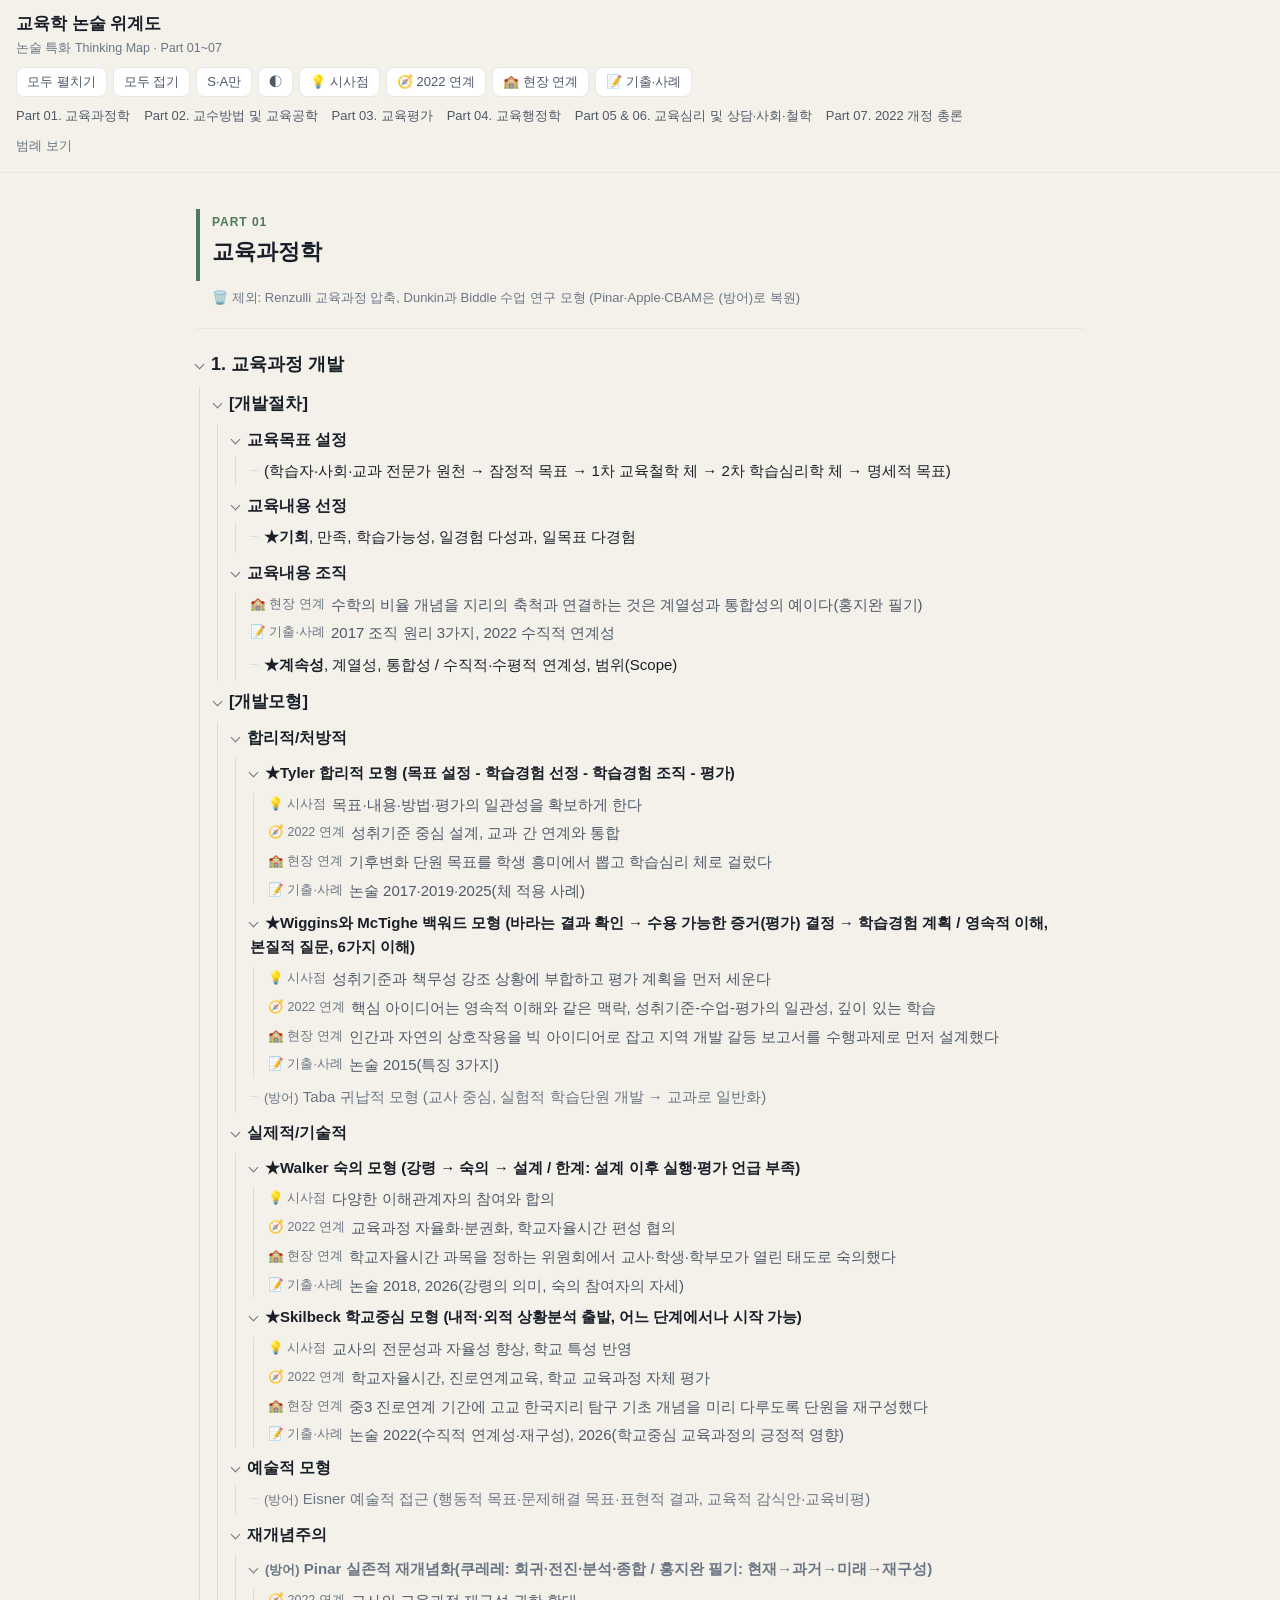
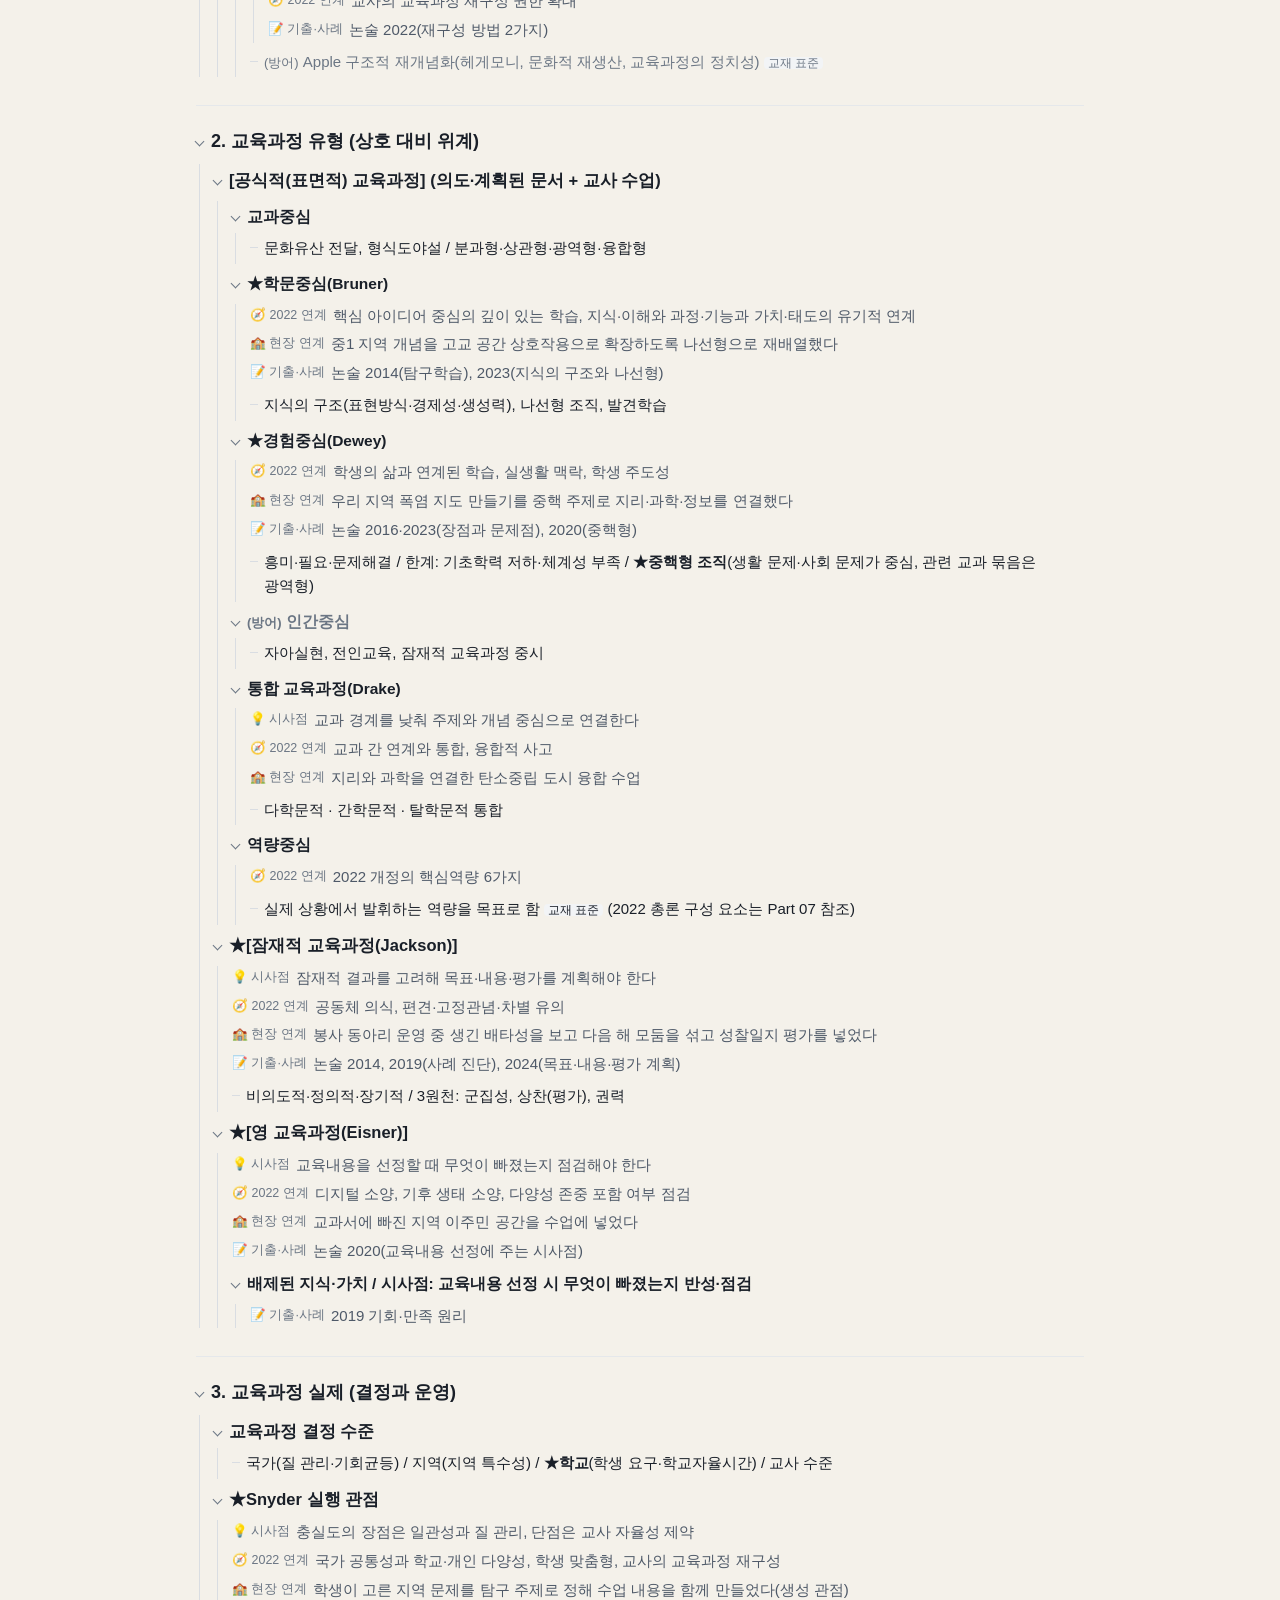
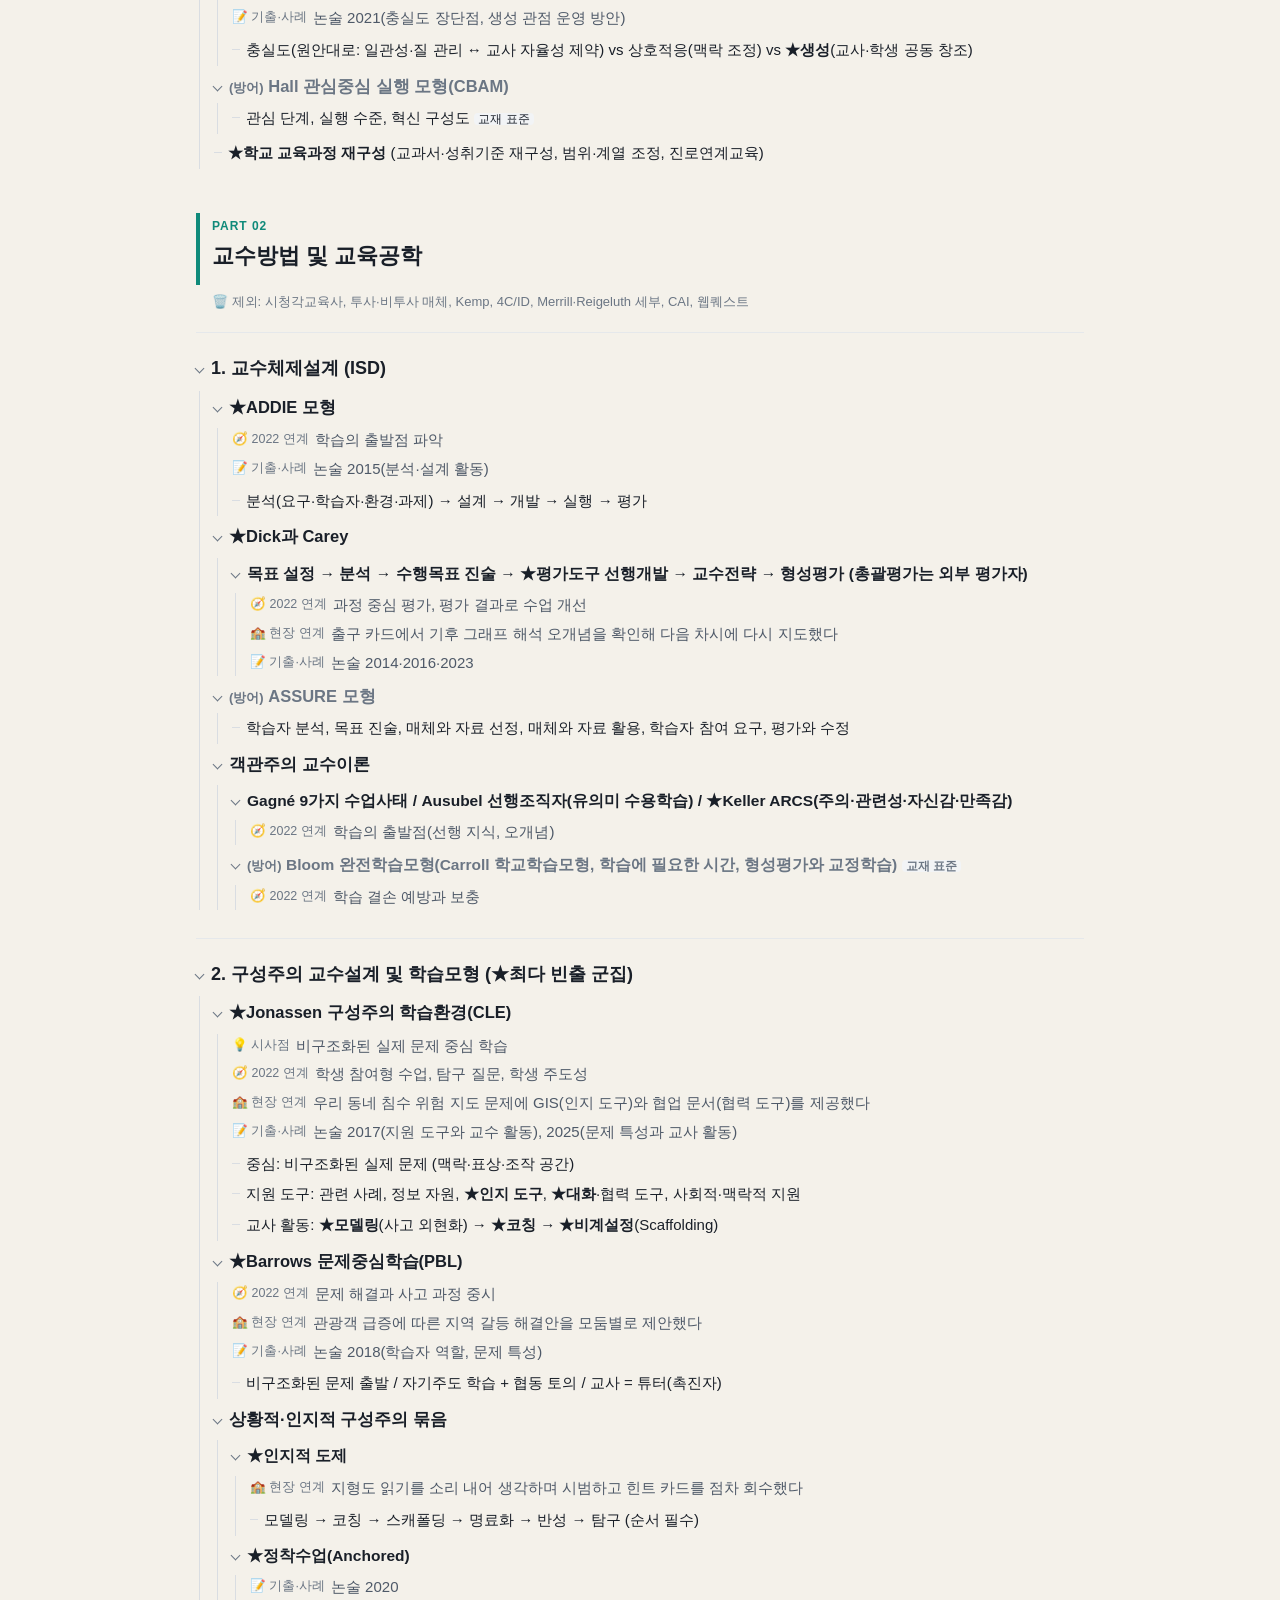
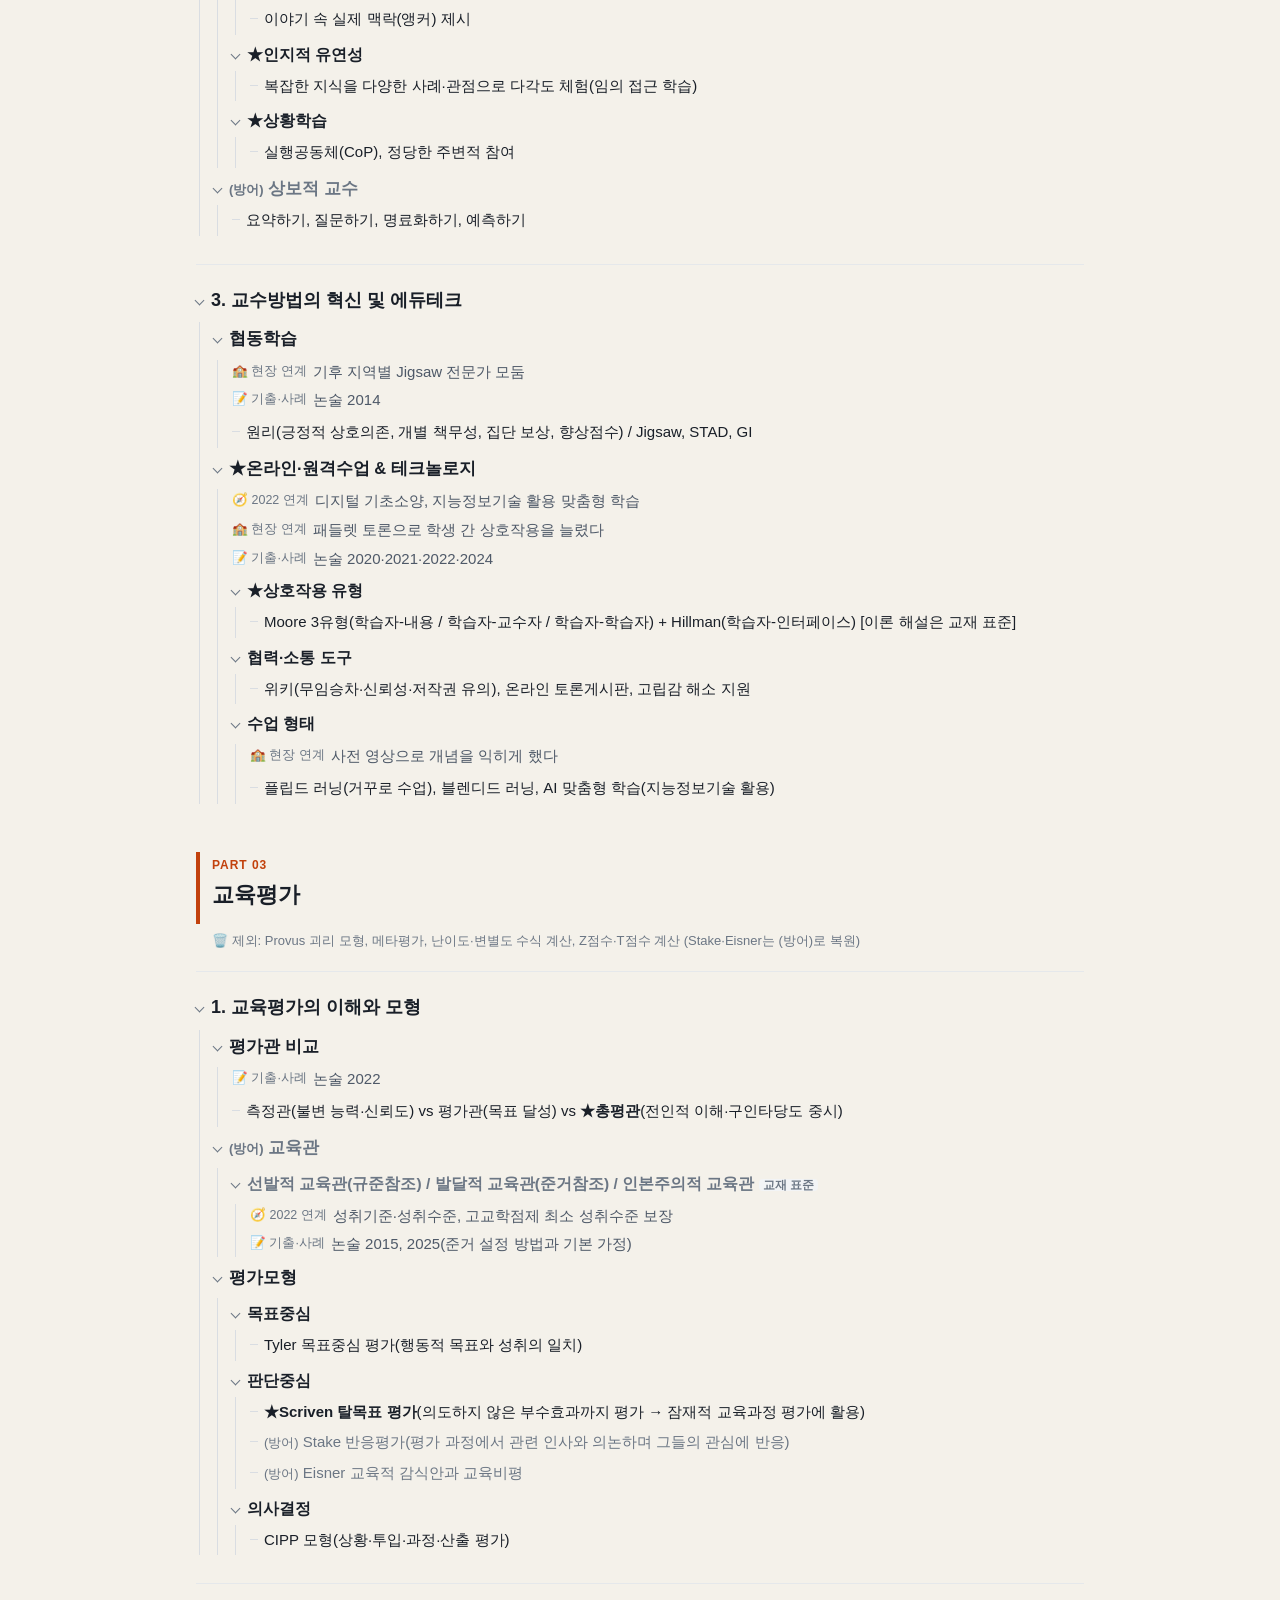
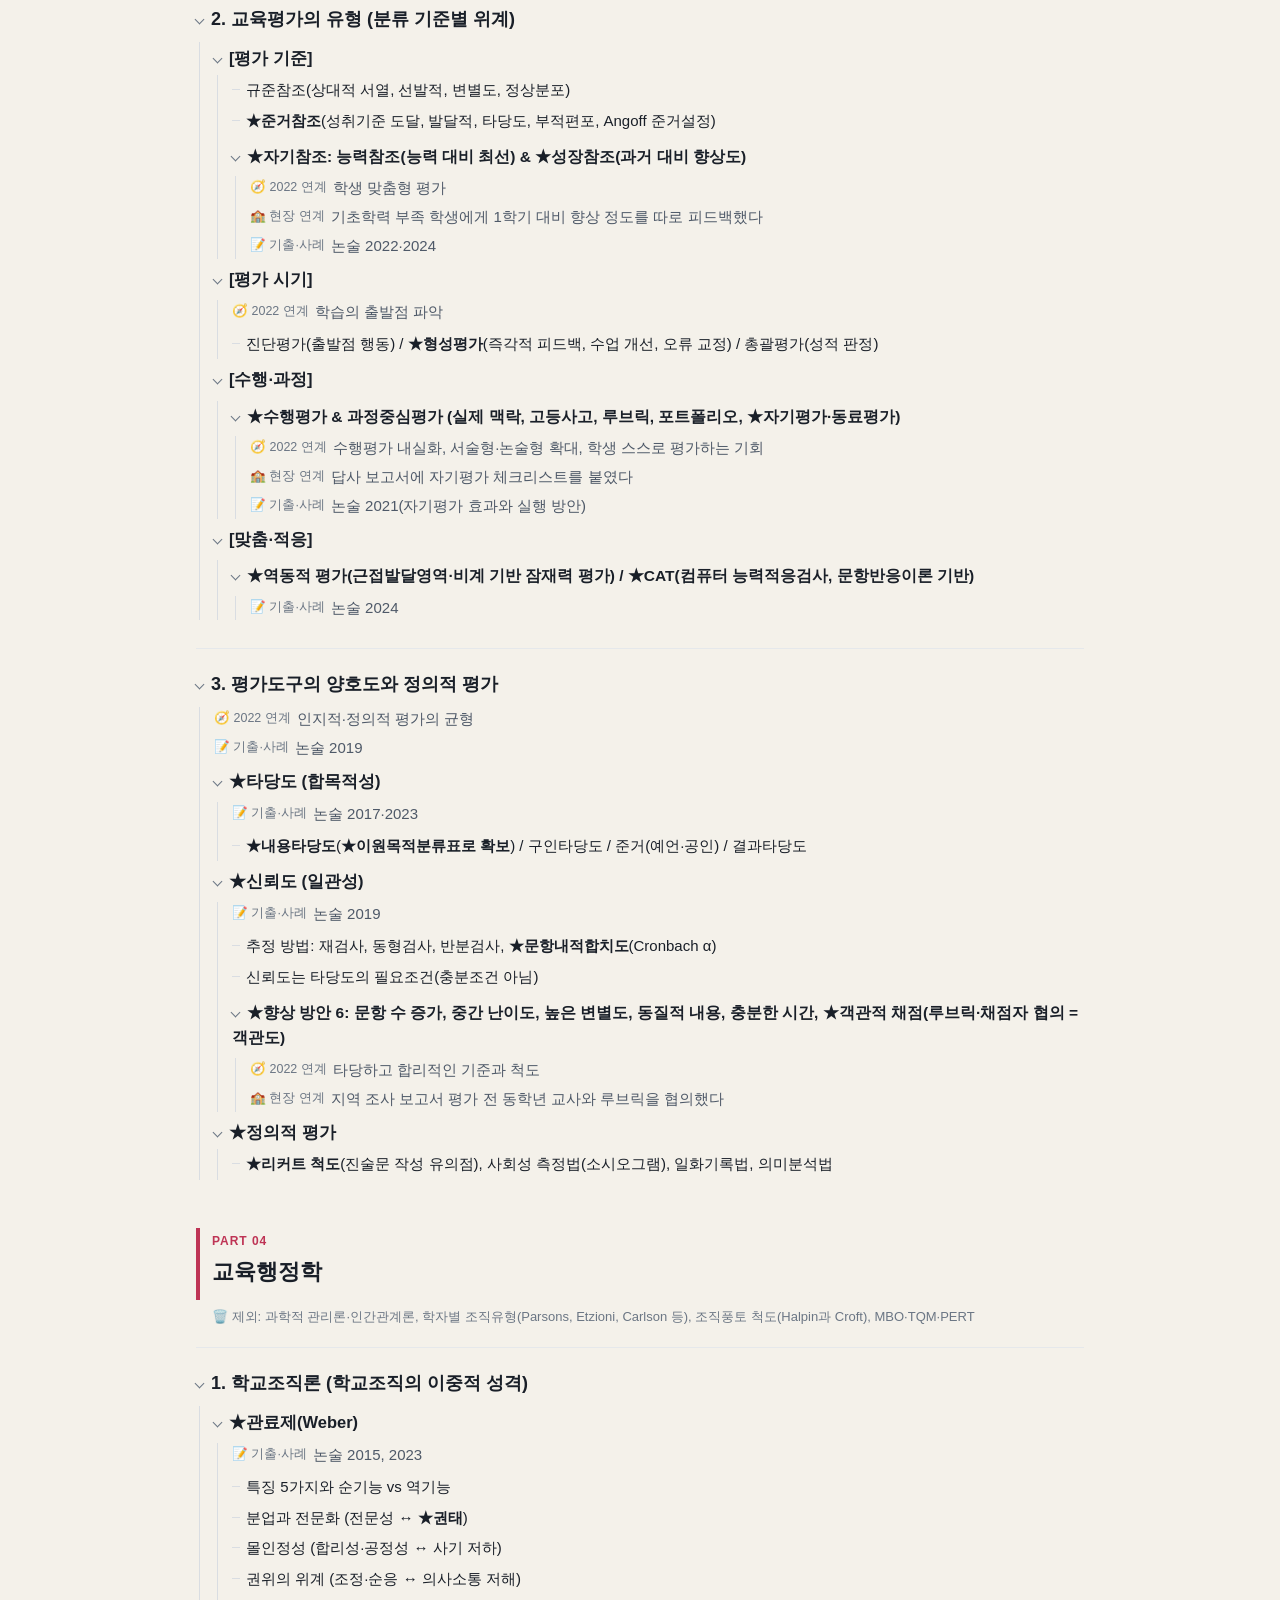
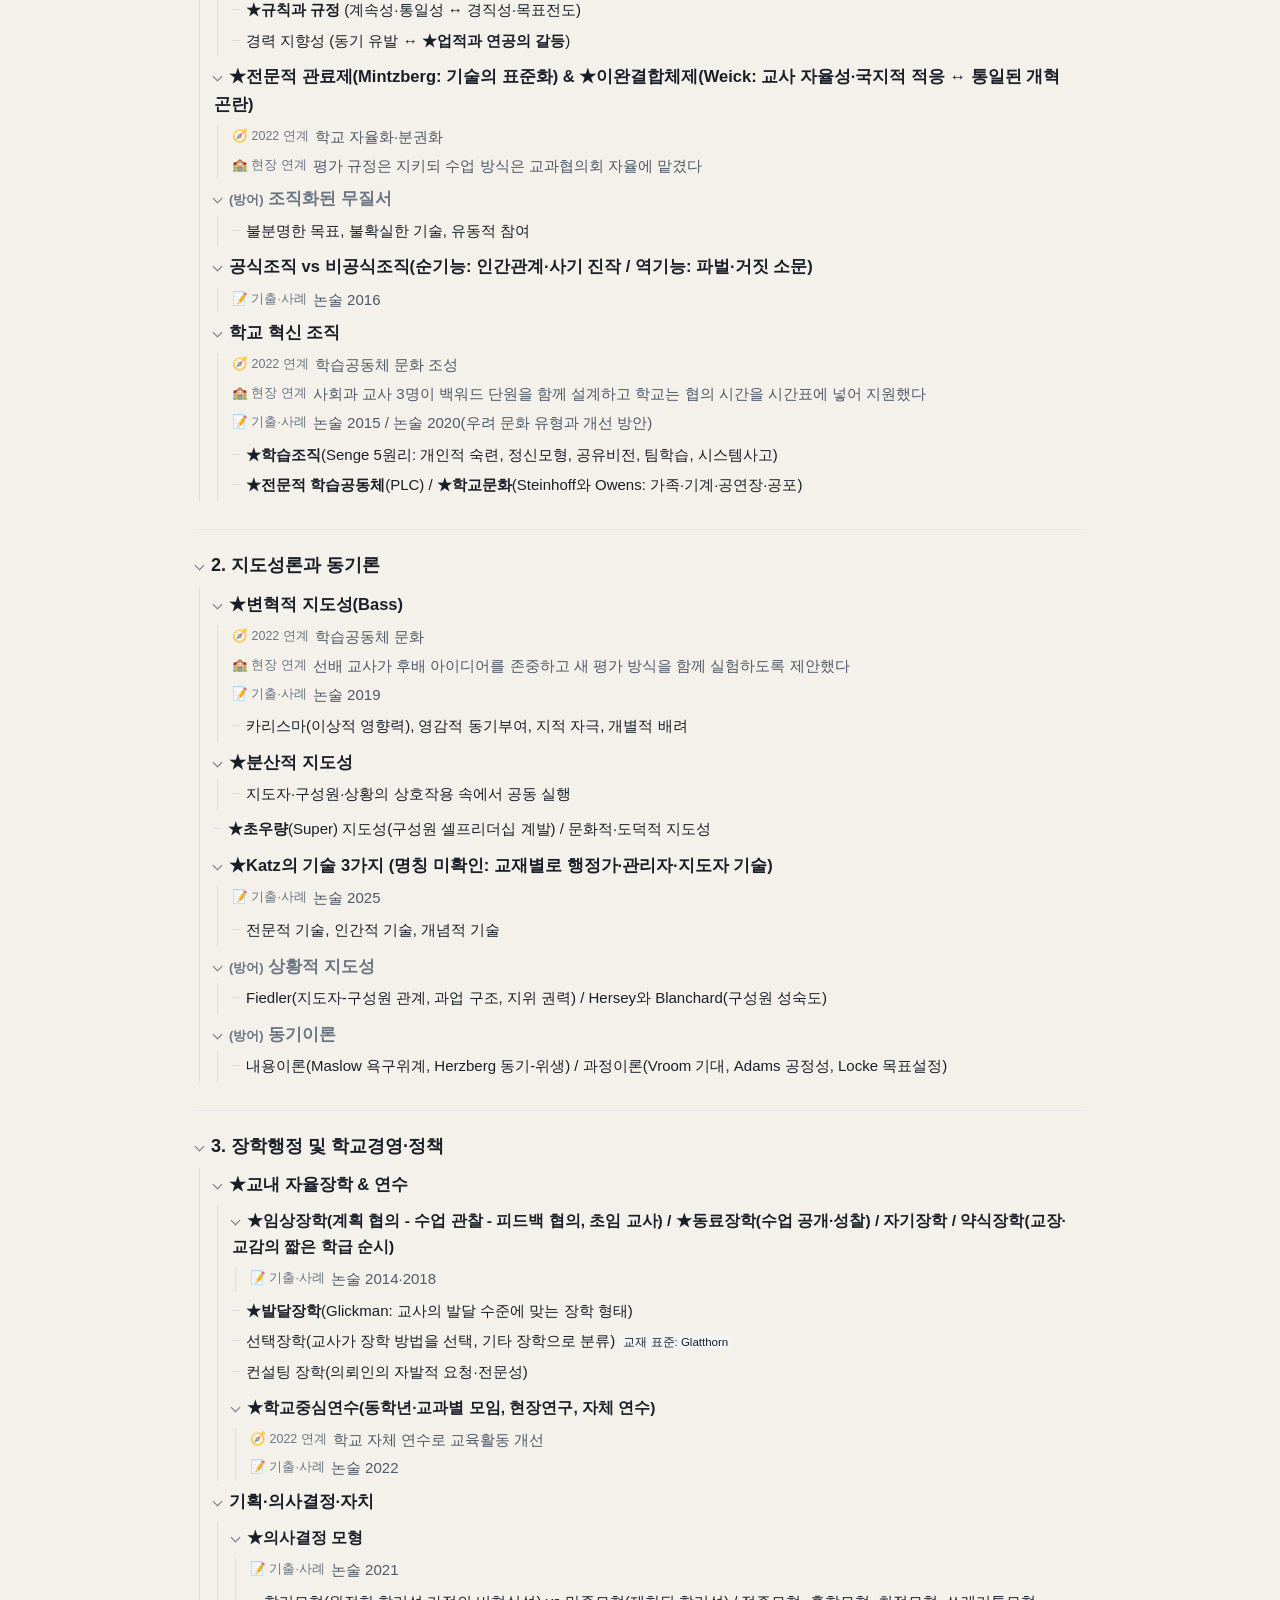
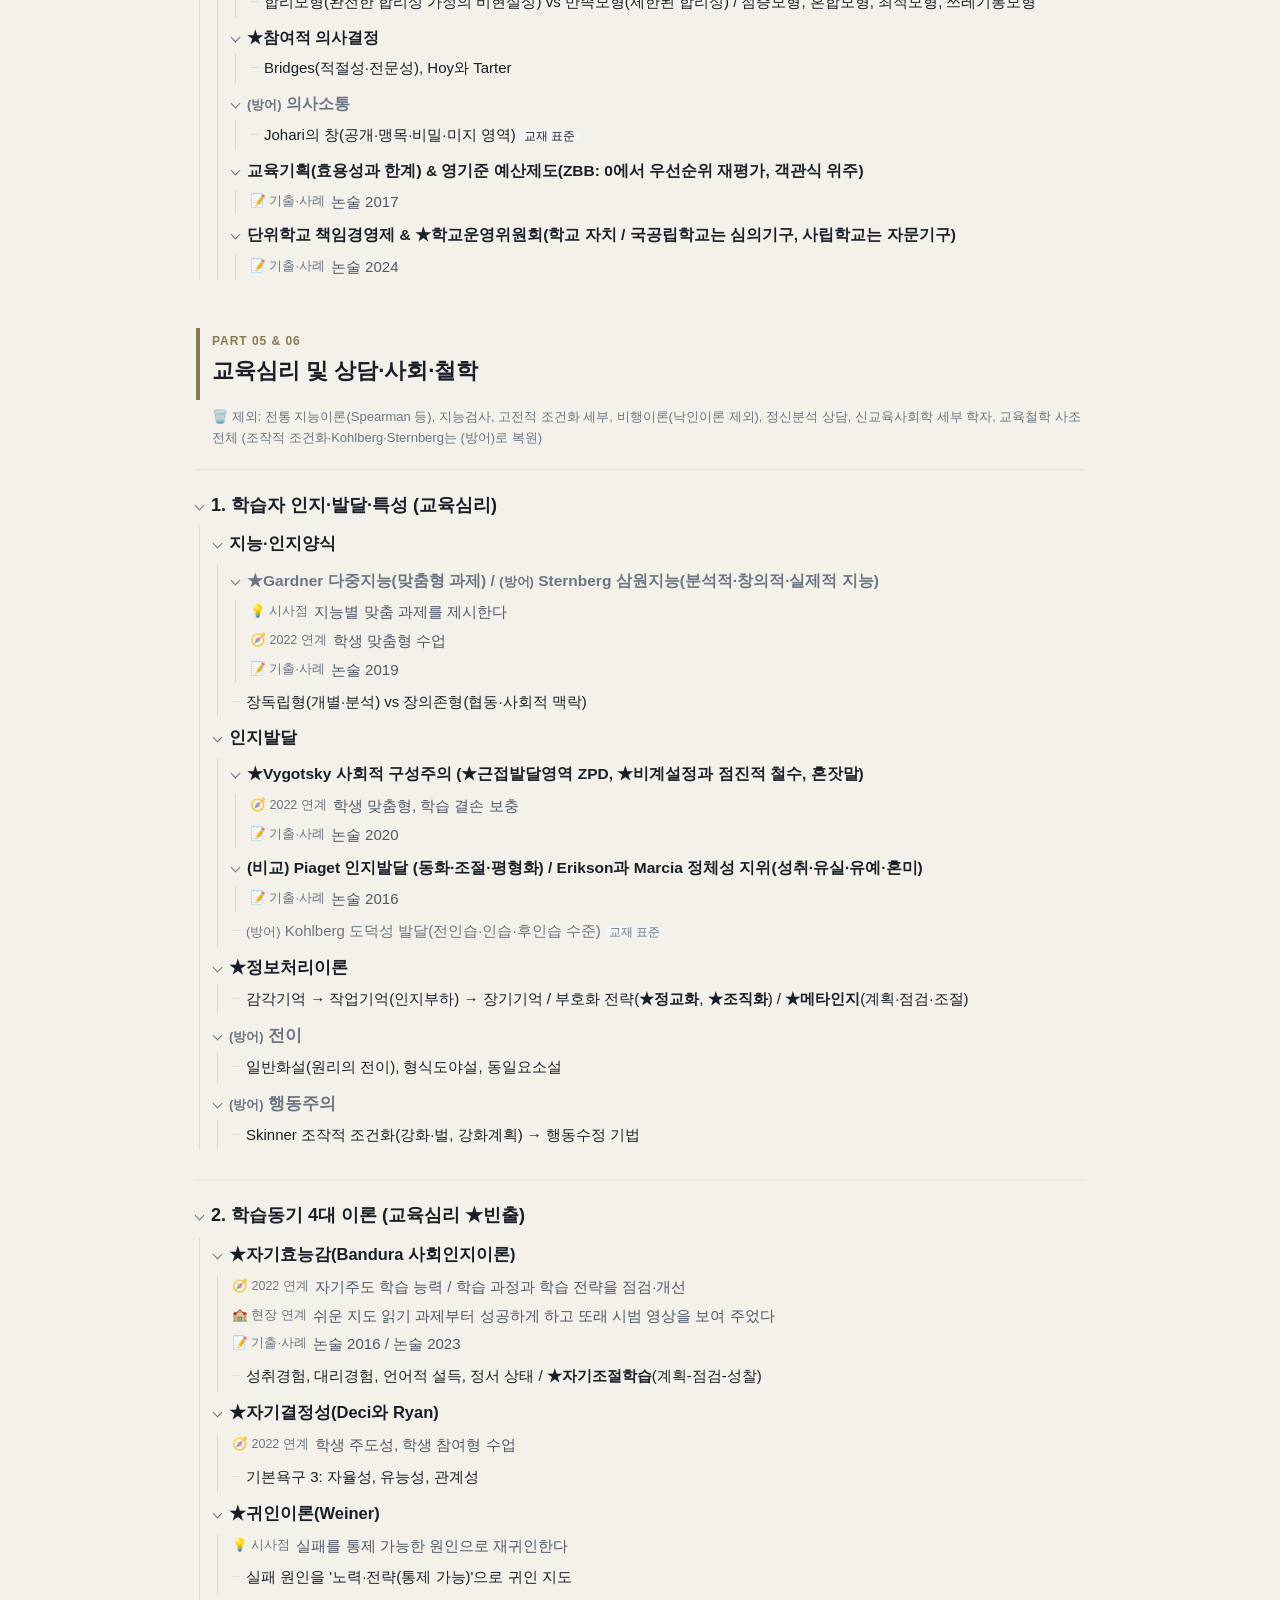
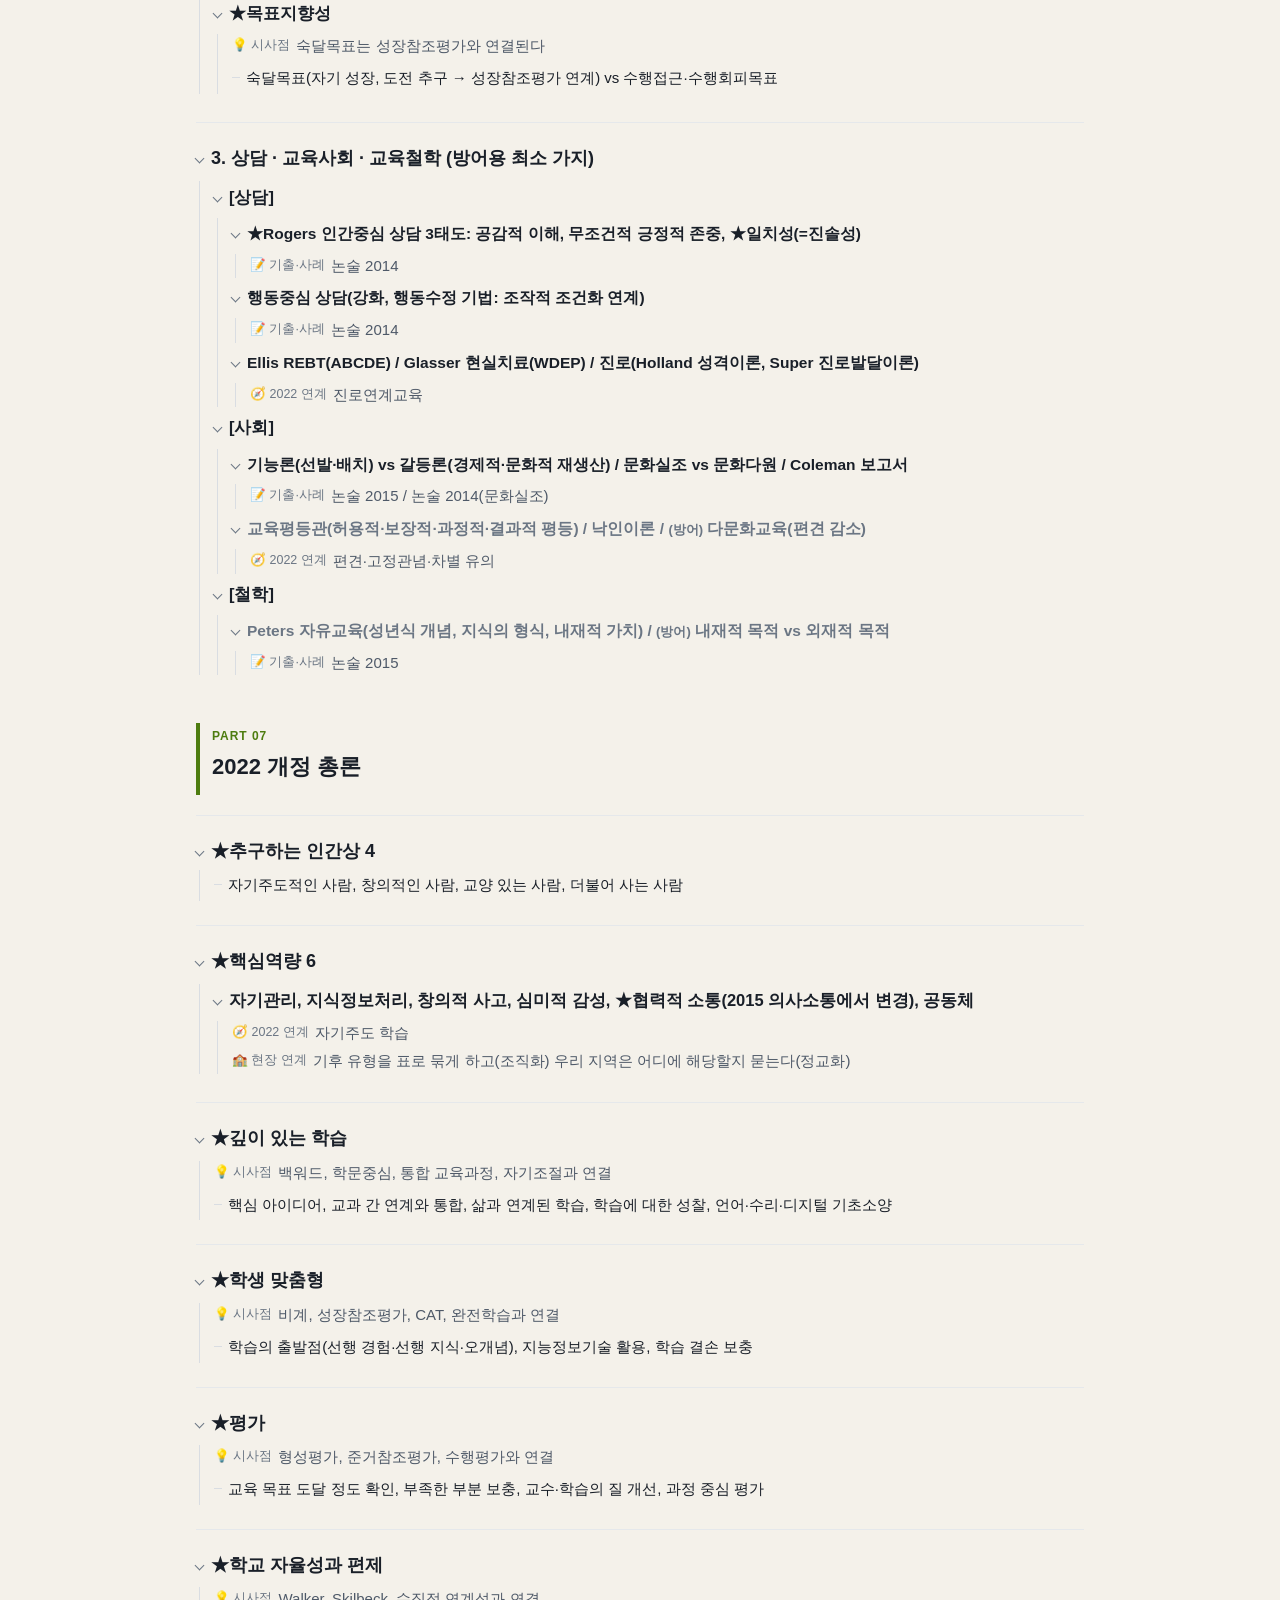
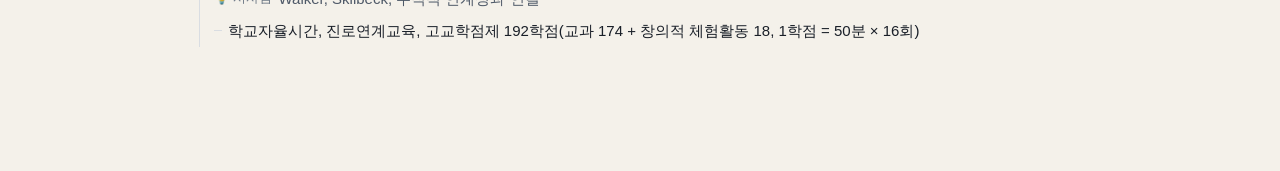
<file: mindmap.html>
<!doctype html><html lang="ko"><head><meta charset="utf-8"><meta name="viewport" content="width=device-width,initial-scale=1"><title>교육학 위계도</title><style>:root{--bg:#f4f1ea;--card:#fff;--ink:#191f28;--sub:#4e5968;--mute:#6b7684;--line:#e5e8eb;--guide:#d9dde2;--pa:#4f7a5a;--chip:#f2f4f6}
:root.dark{--bg:#17191c;--card:#202327;--ink:#e9ecef;--sub:#b0b8c1;--mute:#98a1ab;--line:#33373d;--guide:#3a3f46;--chip:#2a2e33}
@media (prefers-color-scheme:dark){:root:not(.light){--bg:#17191c;--card:#202327;--ink:#e9ecef;--sub:#b0b8c1;--mute:#98a1ab;--line:#33373d;--guide:#3a3f46;--chip:#2a2e33}}
*{box-sizing:border-box}
body{margin:0;background:var(--bg);color:var(--ink);font-family:Pretendard,-apple-system,"Apple SD Gothic Neo","Noto Sans KR","Noto Sans CJK KR","Malgun Gothic",sans-serif;font-size:15px;line-height:1.65;word-break:keep-all;overflow-wrap:anywhere}
header{position:sticky;top:0;z-index:5;background:color-mix(in srgb,var(--bg) 92%,transparent);backdrop-filter:blur(8px);padding:10px 16px 8px;border-bottom:1px solid var(--line)}
h1{margin:0 0 8px;font-size:17px;font-weight:700}h1 small{display:block;font-size:12.5px;color:var(--mute);font-weight:400}
.bar{display:flex;flex-wrap:wrap;gap:6px}
.bar button{border:1px solid var(--line);background:var(--card);color:var(--sub);border-radius:8px;padding:5px 10px;font-size:13px;cursor:pointer;font-family:inherit}
.bar button.on{background:var(--ink);color:var(--bg);border-color:var(--ink)}
nav{display:flex;gap:14px;overflow-x:auto;margin-top:8px;font-size:13px;white-space:nowrap;scrollbar-width:none}nav a{color:var(--sub);text-decoration:none}
.lg{margin-top:6px;font-size:13px;color:var(--sub)}.lg>summary{color:var(--mute);cursor:pointer}.lg>summary:before{content:none}.lg ul{margin:6px 0 2px;padding-left:18px}
main{max-width:920px;margin:0 auto;padding:8px 16px 80px}
.part{margin:28px 0 40px}
.ph{display:flex;flex-direction:column;gap:2px;padding:4px 0 10px 12px;border-left:4px solid var(--pa);margin-bottom:6px}
.pn{font-size:12px;font-weight:700;letter-spacing:.08em;color:var(--pa)}.pt{font-size:22px;font-weight:800}
.maj{display:flex;gap:8px;margin-top:20px;padding-top:14px;border-top:1px solid var(--line)}
.mn{color:var(--pa);font-weight:800;font-size:18px;min-width:16px;line-height:1.5}.maj>details{flex:1;min-width:0}
details{margin:4px 0}summary{cursor:pointer;list-style:none;padding:3px 0}summary::-webkit-details-marker{display:none}
summary:before{content:"";display:inline-block;width:6px;height:6px;border-right:1.5px solid var(--mute);border-bottom:1.5px solid var(--mute);transform:rotate(-45deg);margin:0 8px 2px 0;transition:transform .15s}
details[open]>summary:before{transform:rotate(45deg)}
.ins{margin-left:3px;padding-left:14px;border-left:1px solid var(--guide)}
.lv1>summary .nm{font-size:18px;font-weight:800}
.lv2>summary .nm{font-size:16.5px;font-weight:700}
.lv3>summary .nm{font-size:15.5px;font-weight:600}
.lv4>summary .nm,.lv5>summary .nm{font-size:15px;font-weight:600}
.g{font-size:11px;font-weight:700;margin-left:6px;padding:0 5px;border-radius:4px;border:1px solid var(--line);color:var(--mute);vertical-align:2px}
.gS{color:var(--pa);border-color:color-mix(in srgb,var(--pa) 45%,transparent)}
.bn,.bo{font-size:12px;margin-left:4px;color:var(--mute)}
.kw{margin:4px 0 2px;color:var(--sub)}.kw b{color:var(--ink);font-weight:700}
.d{color:var(--sub);margin:2px 0}
.t{margin:4px 0;color:var(--sub);display:flex;gap:6px}.tl{flex:none;font-size:12.5px;color:var(--mute);padding-top:1px;white-space:nowrap}.tv{flex:1;min-width:0}
.s{font-size:12.5px;color:var(--mute);margin:3px 0 6px}.std{font-size:11.5px;background:var(--chip);border-radius:4px;padding:0 4px}
.hide{display:none!important}
@media print{:root{--bg:#fff;--ink:#111;--sub:#333;--mute:#555}header .bar,nav{display:none}header{position:static;backdrop-filter:none}.part{break-before:page;margin:0}.part:first-of-type{break-before:avoid}body{font-size:10.5px;line-height:1.5}.lv1>summary .nm{font-size:13px}.lv2>summary .nm{font-size:12px}.lv3>summary .nm,.lv4>summary .nm{font-size:11px}.pt{font-size:17px}.maj{break-inside:auto}summary,.kw,.t{break-inside:avoid;break-after:avoid}.lg{display:block}}
:root.dark .gS,:root.dark .pn,:root.dark .mn{color:color-mix(in srgb,var(--pa) 55%,#fff)}
@media (prefers-color-scheme:dark){:root:not(.light) .gS,:root:not(.light) .pn,:root:not(.light) .mn{color:color-mix(in srgb,var(--pa) 55%,#fff)}}
.excl{font-size:13px;color:var(--mute);margin:2px 0 6px 16px}
.leaf{padding:3px 0 3px 14px;position:relative;color:var(--ink)}
.leaf:before{content:"";position:absolute;left:0;top:14px;width:8px;border-top:1px solid var(--guide)}
.star{font-weight:700;color:var(--ink)}
.bdef,.bdef>summary .nm{color:var(--mute)}.bdef .star{color:var(--mute)}
.def{color:var(--mute);font-size:13px}
.lv2>summary .nm,.lv3>summary .nm,.lv4>summary .nm{font-weight:600}
.leaf.lv2,.leaf.lv3,.leaf.lv4,.leaf.lv5{font-size:15px}
.leaf.lv1{font-size:17px;font-weight:700}
</style></head><body>
<header><h1>교육학 논술 위계도<small>논술 특화 Thinking Map · Part 01~07</small></h1>
<div class="bar"><button id="ex">모두 펼치기</button><button id="co">모두 접기</button><button id="sa">S·A만</button><button id="dm" aria-label="다크 모드">◐</button><button class="chip" data-f="i">💡 시사점</button><button class="chip" data-f="k">🧭 2022 연계</button><button class="chip" data-f="f">🏫 현장 연계</button><button class="chip" data-f="c">📝 기출·사례</button></div>
<nav><a href="#P1">Part 01. 교육과정학</a><a href="#P2">Part 02. 교수방법 및 교육공학</a><a href="#P3">Part 03. 교육평가</a><a href="#P4">Part 04. 교육행정학</a><a href="#P5">Part 05 &amp; 06. 교육심리 및 상담·사회·철학</a><a href="#P6">Part 07. 2022 개정 총론</a></nav>
<details class="legend lg"><summary>범례 보기</summary><ul><li><b class="star">★굵은 글씨</b> = 핵심 암기(S)</li><li><span class="def">(방어)</span> = 방어용 B 개념, 회색</li><li><span class="std">교재 표준</span> = 우리 자료로 확인하지 못한 표준 내용</li><li>🗑️ 제외 줄 = 위계도에서 뺀 항목</li><li>💡 시사점 · 🧭 2022 연계 · 🏫 현장 연계(지리 수업) · 📝 기출·사례 단서</li></ul></details></header>
<main><section class="part" id="P1" style="--pa:#4f7a5a"><div class="ph"><span class="pn">PART 01</span><span class="pt">교육과정학</span></div><div class="excl">🗑️ 제외: Renzulli 교육과정 압축, Dunkin과 Biddle 수업 연구 모형 (Pinar·Apple·CBAM은 (방어)로 복원)</div><div class="maj"><details class="nd lv1" data-tags="" data-g="A" open><summary><span class="nm">1. 교육과정 개발</span></summary><div class="ins"><details class="nd lv2" data-tags="" data-g="A" open><summary><span class="nm">[개발절차]</span></summary><div class="ins"><details class="nd lv3" data-tags="" data-g="A" open><summary><span class="nm">교육목표 설정</span></summary><div class="ins"><div class="leaf nd lv4" data-tags="" data-g="A">(학습자·사회·교과 전문가 원천 → 잠정적 목표 → 1차 교육철학 체 → 2차 학습심리학 체 → 명세적 목표)</div></div></details><details class="nd lv3" data-tags="" data-g="A" open><summary><span class="nm">교육내용 선정</span></summary><div class="ins"><div class="leaf nd lv4" data-tags="" data-g="S"><b class="star">★기회</b>, 만족, 학습가능성, 일경험 다성과, 일목표 다경험</div></div></details><details class="nd lv3" data-tags="f c" data-g="A" open><summary><span class="nm">교육내용 조직</span></summary><div class="ins"><div class="t"><span class="tl">🏫 현장 연계</span><span class="tv">수학의 비율 개념을 지리의 축척과 연결하는 것은 계열성과 통합성의 예이다(홍지완 필기)</span></div><div class="t"><span class="tl">📝 기출·사례</span><span class="tv">2017 조직 원리 3가지, 2022 수직적 연계성</span></div><div class="leaf nd lv4" data-tags="" data-g="S"><b class="star">★계속성</b>, 계열성, 통합성 / 수직적·수평적 연계성, 범위(Scope)</div></div></details></div></details><details class="nd lv2" data-tags="" data-g="A" open><summary><span class="nm">[개발모형]</span></summary><div class="ins"><details class="nd lv3" data-tags="" data-g="A" open><summary><span class="nm">합리적/처방적</span></summary><div class="ins"><details class="nd lv4" data-tags="i k f c" data-g="S" open><summary><span class="nm"><b class="star">★Tyler 합리적 모형 </b>(목표 설정 - 학습경험 선정 - 학습경험 조직 - 평가)</span></summary><div class="ins"><div class="t"><span class="tl">💡 시사점</span><span class="tv">목표·내용·방법·평가의 일관성을 확보하게 한다</span></div><div class="t"><span class="tl">🧭 2022 연계</span><span class="tv">성취기준 중심 설계, 교과 간 연계와 통합</span></div><div class="t"><span class="tl">🏫 현장 연계</span><span class="tv">기후변화 단원 목표를 학생 흥미에서 뽑고 학습심리 체로 걸렀다</span></div><div class="t"><span class="tl">📝 기출·사례</span><span class="tv">논술 2017·2019·2025(체 적용 사례)</span></div></div></details><details class="nd lv4" data-tags="i k f c" data-g="S" open><summary><span class="nm"><b class="star">★Wiggins와 McTighe 백워드 모형 </b>(바라는 결과 확인 → 수용 가능한 증거(평가) 결정 → 학습경험 계획 / 영속적 이해, 본질적 질문, 6가지 이해)</span></summary><div class="ins"><div class="t"><span class="tl">💡 시사점</span><span class="tv">성취기준과 책무성 강조 상황에 부합하고 평가 계획을 먼저 세운다</span></div><div class="t"><span class="tl">🧭 2022 연계</span><span class="tv">핵심 아이디어는 영속적 이해와 같은 맥락, 성취기준-수업-평가의 일관성, 깊이 있는 학습</span></div><div class="t"><span class="tl">🏫 현장 연계</span><span class="tv">인간과 자연의 상호작용을 빅 아이디어로 잡고 지역 개발 갈등 보고서를 수행과제로 먼저 설계했다</span></div><div class="t"><span class="tl">📝 기출·사례</span><span class="tv">논술 2015(특징 3가지)</span></div></div></details><div class="leaf nd lv4 bdef" data-tags="" data-g="B"><span class="def">(방어)</span> Taba 귀납적 모형 (교사 중심, 실험적 학습단원 개발 → 교과로 일반화)</div></div></details><details class="nd lv3" data-tags="" data-g="A" open><summary><span class="nm">실제적/기술적</span></summary><div class="ins"><details class="nd lv4" data-tags="i k f c" data-g="S" open><summary><span class="nm"><b class="star">★Walker 숙의 모형 </b>(강령 → 숙의 → 설계 / 한계: 설계 이후 실행·평가 언급 부족)</span></summary><div class="ins"><div class="t"><span class="tl">💡 시사점</span><span class="tv">다양한 이해관계자의 참여와 합의</span></div><div class="t"><span class="tl">🧭 2022 연계</span><span class="tv">교육과정 자율화·분권화, 학교자율시간 편성 협의</span></div><div class="t"><span class="tl">🏫 현장 연계</span><span class="tv">학교자율시간 과목을 정하는 위원회에서 교사·학생·학부모가 열린 태도로 숙의했다</span></div><div class="t"><span class="tl">📝 기출·사례</span><span class="tv">논술 2018, 2026(강령의 의미, 숙의 참여자의 자세)</span></div></div></details><details class="nd lv4" data-tags="i k f c" data-g="S" open><summary><span class="nm"><b class="star">★Skilbeck 학교중심 모형 </b>(내적·외적 상황분석 출발, 어느 단계에서나 시작 가능)</span></summary><div class="ins"><div class="t"><span class="tl">💡 시사점</span><span class="tv">교사의 전문성과 자율성 향상, 학교 특성 반영</span></div><div class="t"><span class="tl">🧭 2022 연계</span><span class="tv">학교자율시간, 진로연계교육, 학교 교육과정 자체 평가</span></div><div class="t"><span class="tl">🏫 현장 연계</span><span class="tv">중3 진로연계 기간에 고교 한국지리 탐구 기초 개념을 미리 다루도록 단원을 재구성했다</span></div><div class="t"><span class="tl">📝 기출·사례</span><span class="tv">논술 2022(수직적 연계성·재구성), 2026(학교중심 교육과정의 긍정적 영향)</span></div></div></details></div></details><details class="nd lv3" data-tags="" data-g="A" open><summary><span class="nm">예술적 모형</span></summary><div class="ins"><div class="leaf nd lv4 bdef" data-tags="" data-g="B"><span class="def">(방어)</span> Eisner 예술적 접근 (행동적 목표·문제해결 목표·표현적 결과, 교육적 감식안·교육비평)</div></div></details><details class="nd lv3" data-tags="" data-g="A" open><summary><span class="nm">재개념주의</span></summary><div class="ins"><details class="nd lv4 bdef" data-tags="k c" data-g="B" open><summary><span class="nm"><span class="def">(방어)</span> Pinar 실존적 재개념화(쿠레레: 회귀·전진·분석·종합 / 홍지완 필기: 현재→과거→미래→재구성)</span></summary><div class="ins"><div class="t"><span class="tl">🧭 2022 연계</span><span class="tv">교사의 교육과정 재구성 권한 확대</span></div><div class="t"><span class="tl">📝 기출·사례</span><span class="tv">논술 2022(재구성 방법 2가지)</span></div></div></details><div class="leaf nd lv4 bdef" data-tags="" data-g="B"><span class="def">(방어)</span> Apple 구조적 재개념화(헤게모니, 문화적 재생산, 교육과정의 정치성) <span class="std">교재 표준</span></div></div></details></div></details></div></details></div><div class="maj"><details class="nd lv1" data-tags="" data-g="A" open><summary><span class="nm">2. 교육과정 유형 (상호 대비 위계)</span></summary><div class="ins"><details class="nd lv2" data-tags="" data-g="A" open><summary><span class="nm">[공식적(표면적) 교육과정] (의도·계획된 문서 + 교사 수업)</span></summary><div class="ins"><details class="nd lv3" data-tags="" data-g="A" open><summary><span class="nm">교과중심</span></summary><div class="ins"><div class="leaf nd lv4" data-tags="" data-g="A">문화유산 전달, 형식도야설 / 분과형·상관형·광역형·융합형</div></div></details><details class="nd lv3" data-tags="k f c" data-g="S" open><summary><span class="nm"><b class="star">★학문중심</b>(Bruner)</span></summary><div class="ins"><div class="t"><span class="tl">🧭 2022 연계</span><span class="tv">핵심 아이디어 중심의 깊이 있는 학습, 지식·이해와 과정·기능과 가치·태도의 유기적 연계</span></div><div class="t"><span class="tl">🏫 현장 연계</span><span class="tv">중1 지역 개념을 고교 공간 상호작용으로 확장하도록 나선형으로 재배열했다</span></div><div class="t"><span class="tl">📝 기출·사례</span><span class="tv">논술 2014(탐구학습), 2023(지식의 구조와 나선형)</span></div><div class="leaf nd lv4" data-tags="" data-g="A">지식의 구조(표현방식·경제성·생성력), 나선형 조직, 발견학습</div></div></details><details class="nd lv3" data-tags="k f c" data-g="S" open><summary><span class="nm"><b class="star">★경험중심</b>(Dewey)</span></summary><div class="ins"><div class="t"><span class="tl">🧭 2022 연계</span><span class="tv">학생의 삶과 연계된 학습, 실생활 맥락, 학생 주도성</span></div><div class="t"><span class="tl">🏫 현장 연계</span><span class="tv">우리 지역 폭염 지도 만들기를 중핵 주제로 지리·과학·정보를 연결했다</span></div><div class="t"><span class="tl">📝 기출·사례</span><span class="tv">논술 2016·2023(장점과 문제점), 2020(중핵형)</span></div><div class="leaf nd lv4" data-tags="" data-g="S">흥미·필요·문제해결 / 한계: 기초학력 저하·체계성 부족 / <b class="star">★중핵형 조직</b>(생활 문제·사회 문제가 중심, 관련 교과 묶음은 광역형)</div></div></details><details class="nd lv3 bdef" data-tags="" data-g="B" open><summary><span class="nm"><span class="def">(방어)</span> 인간중심</span></summary><div class="ins"><div class="leaf nd lv4" data-tags="" data-g="A">자아실현, 전인교육, 잠재적 교육과정 중시</div></div></details><details class="nd lv3" data-tags="i k f" data-g="A" open><summary><span class="nm">통합 교육과정(Drake)</span></summary><div class="ins"><div class="t"><span class="tl">💡 시사점</span><span class="tv">교과 경계를 낮춰 주제와 개념 중심으로 연결한다</span></div><div class="t"><span class="tl">🧭 2022 연계</span><span class="tv">교과 간 연계와 통합, 융합적 사고</span></div><div class="t"><span class="tl">🏫 현장 연계</span><span class="tv">지리와 과학을 연결한 탄소중립 도시 융합 수업</span></div><div class="leaf nd lv4" data-tags="" data-g="A">다학문적 · 간학문적 · 탈학문적 통합</div></div></details><details class="nd lv3" data-tags="k" data-g="A" open><summary><span class="nm">역량중심</span></summary><div class="ins"><div class="t"><span class="tl">🧭 2022 연계</span><span class="tv">2022 개정의 핵심역량 6가지</span></div><div class="leaf nd lv4" data-tags="" data-g="A">실제 상황에서 발휘하는 역량을 목표로 함 <span class="std">교재 표준</span> (2022 총론 구성 요소는 Part 07 참조)</div></div></details></div></details><details class="nd lv2" data-tags="i k f c" data-g="S" open><summary><span class="nm"><b class="star">★[잠재적 교육과정</b>(Jackson)]</span></summary><div class="ins"><div class="t"><span class="tl">💡 시사점</span><span class="tv">잠재적 결과를 고려해 목표·내용·평가를 계획해야 한다</span></div><div class="t"><span class="tl">🧭 2022 연계</span><span class="tv">공동체 의식, 편견·고정관념·차별 유의</span></div><div class="t"><span class="tl">🏫 현장 연계</span><span class="tv">봉사 동아리 운영 중 생긴 배타성을 보고 다음 해 모둠을 섞고 성찰일지 평가를 넣었다</span></div><div class="t"><span class="tl">📝 기출·사례</span><span class="tv">논술 2014, 2019(사례 진단), 2024(목표·내용·평가 계획)</span></div><div class="leaf nd lv3" data-tags="" data-g="A">비의도적·정의적·장기적 / 3원천: 군집성, 상찬(평가), 권력</div></div></details><details class="nd lv2" data-tags="i k f c" data-g="S" open><summary><span class="nm"><b class="star">★[영 교육과정</b>(Eisner)]</span></summary><div class="ins"><div class="t"><span class="tl">💡 시사점</span><span class="tv">교육내용을 선정할 때 무엇이 빠졌는지 점검해야 한다</span></div><div class="t"><span class="tl">🧭 2022 연계</span><span class="tv">디지털 소양, 기후 생태 소양, 다양성 존중 포함 여부 점검</span></div><div class="t"><span class="tl">🏫 현장 연계</span><span class="tv">교과서에 빠진 지역 이주민 공간을 수업에 넣었다</span></div><div class="t"><span class="tl">📝 기출·사례</span><span class="tv">논술 2020(교육내용 선정에 주는 시사점)</span></div><details class="nd lv3" data-tags="c" data-g="A" open><summary><span class="nm">배제된 지식·가치 / 시사점: 교육내용 선정 시 무엇이 빠졌는지 반성·점검</span></summary><div class="ins"><div class="t"><span class="tl">📝 기출·사례</span><span class="tv">2019 기회·만족 원리</span></div></div></details></div></details></div></details></div><div class="maj"><details class="nd lv1" data-tags="" data-g="A" open><summary><span class="nm">3. 교육과정 실제 (결정과 운영)</span></summary><div class="ins"><details class="nd lv2" data-tags="" data-g="A" open><summary><span class="nm">교육과정 결정 수준</span></summary><div class="ins"><div class="leaf nd lv3" data-tags="" data-g="S">국가(질 관리·기회균등) / 지역(지역 특수성) / <b class="star">★학교</b>(학생 요구·학교자율시간) / 교사 수준</div></div></details><details class="nd lv2" data-tags="i k f c" data-g="S" open><summary><span class="nm"><b class="star">★Snyder 실행 관점</b></span></summary><div class="ins"><div class="t"><span class="tl">💡 시사점</span><span class="tv">충실도의 장점은 일관성과 질 관리, 단점은 교사 자율성 제약</span></div><div class="t"><span class="tl">🧭 2022 연계</span><span class="tv">국가 공통성과 학교·개인 다양성, 학생 맞춤형, 교사의 교육과정 재구성</span></div><div class="t"><span class="tl">🏫 현장 연계</span><span class="tv">학생이 고른 지역 문제를 탐구 주제로 정해 수업 내용을 함께 만들었다(생성 관점)</span></div><div class="t"><span class="tl">📝 기출·사례</span><span class="tv">논술 2021(충실도 장단점, 생성 관점 운영 방안)</span></div><div class="leaf nd lv3" data-tags="" data-g="S">충실도(원안대로: 일관성·질 관리 ↔ 교사 자율성 제약) vs 상호적응(맥락 조정) vs <b class="star">★생성</b>(교사·학생 공동 창조)</div></div></details><details class="nd lv2 bdef" data-tags="" data-g="B" open><summary><span class="nm"><span class="def">(방어)</span> Hall 관심중심 실행 모형(CBAM)</span></summary><div class="ins"><div class="leaf nd lv3" data-tags="" data-g="A">관심 단계, 실행 수준, 혁신 구성도 <span class="std">교재 표준</span></div></div></details><div class="leaf nd lv2" data-tags="" data-g="S"><b class="star">★학교 교육과정 재구성 </b>(교과서·성취기준 재구성, 범위·계열 조정, 진로연계교육)</div></div></details></div></section><section class="part" id="P2" style="--pa:#0f8a7a"><div class="ph"><span class="pn">PART 02</span><span class="pt">교수방법 및 교육공학</span></div><div class="excl">🗑️ 제외: 시청각교육사, 투사·비투사 매체, Kemp, 4C/ID, Merrill·Reigeluth 세부, CAI, 웹퀘스트</div><div class="maj"><details class="nd lv1" data-tags="" data-g="A" open><summary><span class="nm">1. 교수체제설계 (ISD)</span></summary><div class="ins"><details class="nd lv2" data-tags="k c" data-g="S" open><summary><span class="nm"><b class="star">★ADDIE 모형</b></span></summary><div class="ins"><div class="t"><span class="tl">🧭 2022 연계</span><span class="tv">학습의 출발점 파악</span></div><div class="t"><span class="tl">📝 기출·사례</span><span class="tv">논술 2015(분석·설계 활동)</span></div><div class="leaf nd lv3" data-tags="" data-g="A">분석(요구·학습자·환경·과제) → 설계 → 개발 → 실행 → 평가</div></div></details><details class="nd lv2" data-tags="" data-g="S" open><summary><span class="nm"><b class="star">★Dick과 Carey</b></span></summary><div class="ins"><details class="nd lv3" data-tags="k f c" data-g="S" open><summary><span class="nm">목표 설정 → 분석 → 수행목표 진술 → <b class="star">★평가도구 선행개발 </b>→ 교수전략 → 형성평가 (총괄평가는 외부 평가자)</span></summary><div class="ins"><div class="t"><span class="tl">🧭 2022 연계</span><span class="tv">과정 중심 평가, 평가 결과로 수업 개선</span></div><div class="t"><span class="tl">🏫 현장 연계</span><span class="tv">출구 카드에서 기후 그래프 해석 오개념을 확인해 다음 차시에 다시 지도했다</span></div><div class="t"><span class="tl">📝 기출·사례</span><span class="tv">논술 2014·2016·2023</span></div></div></details></div></details><details class="nd lv2 bdef" data-tags="" data-g="B" open><summary><span class="nm"><span class="def">(방어)</span> ASSURE 모형</span></summary><div class="ins"><div class="leaf nd lv3" data-tags="" data-g="A">학습자 분석, 목표 진술, 매체와 자료 선정, 매체와 자료 활용, 학습자 참여 요구, 평가와 수정</div></div></details><details class="nd lv2" data-tags="" data-g="A" open><summary><span class="nm">객관주의 교수이론</span></summary><div class="ins"><details class="nd lv3" data-tags="k" data-g="S" open><summary><span class="nm">Gagné 9가지 수업사태 / Ausubel 선행조직자(유의미 수용학습) / <b class="star">★Keller ARCS</b>(주의·관련성·자신감·만족감)</span></summary><div class="ins"><div class="t"><span class="tl">🧭 2022 연계</span><span class="tv">학습의 출발점(선행 지식, 오개념)</span></div></div></details><details class="nd lv3 bdef" data-tags="k" data-g="B" open><summary><span class="nm"><span class="def">(방어)</span> Bloom 완전학습모형(Carroll 학교학습모형, 학습에 필요한 시간, 형성평가와 교정학습) <span class="std">교재 표준</span></span></summary><div class="ins"><div class="t"><span class="tl">🧭 2022 연계</span><span class="tv">학습 결손 예방과 보충</span></div></div></details></div></details></div></details></div><div class="maj"><details class="nd lv1" data-tags="" data-g="S" open><summary><span class="nm">2. 구성주의 교수설계 및 학습모형 (<b class="star">★최다 빈출 군집</b>)</span></summary><div class="ins"><details class="nd lv2" data-tags="i k f c" data-g="S" open><summary><span class="nm"><b class="star">★Jonassen 구성주의 학습환경</b>(CLE)</span></summary><div class="ins"><div class="t"><span class="tl">💡 시사점</span><span class="tv">비구조화된 실제 문제 중심 학습</span></div><div class="t"><span class="tl">🧭 2022 연계</span><span class="tv">학생 참여형 수업, 탐구 질문, 학생 주도성</span></div><div class="t"><span class="tl">🏫 현장 연계</span><span class="tv">우리 동네 침수 위험 지도 문제에 GIS(인지 도구)와 협업 문서(협력 도구)를 제공했다</span></div><div class="t"><span class="tl">📝 기출·사례</span><span class="tv">논술 2017(지원 도구와 교수 활동), 2025(문제 특성과 교사 활동)</span></div><div class="leaf nd lv3" data-tags="" data-g="A">중심: 비구조화된 실제 문제 (맥락·표상·조작 공간)</div><div class="leaf nd lv3" data-tags="" data-g="S">지원 도구: 관련 사례, 정보 자원, <b class="star">★인지 도구</b>, <b class="star">★대화</b>·협력 도구, 사회적·맥락적 지원</div><div class="leaf nd lv3" data-tags="" data-g="S">교사 활동: <b class="star">★모델링</b>(사고 외현화) → <b class="star">★코칭 </b>→ <b class="star">★비계설정</b>(Scaffolding)</div></div></details><details class="nd lv2" data-tags="k f c" data-g="S" open><summary><span class="nm"><b class="star">★Barrows 문제중심학습</b>(PBL)</span></summary><div class="ins"><div class="t"><span class="tl">🧭 2022 연계</span><span class="tv">문제 해결과 사고 과정 중시</span></div><div class="t"><span class="tl">🏫 현장 연계</span><span class="tv">관광객 급증에 따른 지역 갈등 해결안을 모둠별로 제안했다</span></div><div class="t"><span class="tl">📝 기출·사례</span><span class="tv">논술 2018(학습자 역할, 문제 특성)</span></div><div class="leaf nd lv3" data-tags="" data-g="A">비구조화된 문제 출발 / 자기주도 학습 + 협동 토의 / 교사 = 튜터(촉진자)</div></div></details><details class="nd lv2" data-tags="" data-g="A" open><summary><span class="nm">상황적·인지적 구성주의 묶음</span></summary><div class="ins"><details class="nd lv3" data-tags="f" data-g="S" open><summary><span class="nm"><b class="star">★인지적 도제</b></span></summary><div class="ins"><div class="t"><span class="tl">🏫 현장 연계</span><span class="tv">지형도 읽기를 소리 내어 생각하며 시범하고 힌트 카드를 점차 회수했다</span></div><div class="leaf nd lv4" data-tags="" data-g="A">모델링 → 코칭 → 스캐폴딩 → 명료화 → 반성 → 탐구 (순서 필수)</div></div></details><details class="nd lv3" data-tags="c" data-g="S" open><summary><span class="nm"><b class="star">★정착수업</b>(Anchored)</span></summary><div class="ins"><div class="t"><span class="tl">📝 기출·사례</span><span class="tv">논술 2020</span></div><div class="leaf nd lv4" data-tags="" data-g="A">이야기 속 실제 맥락(앵커) 제시</div></div></details><details class="nd lv3" data-tags="" data-g="S" open><summary><span class="nm"><b class="star">★인지적 유연성</b></span></summary><div class="ins"><div class="leaf nd lv4" data-tags="" data-g="A">복잡한 지식을 다양한 사례·관점으로 다각도 체험(임의 접근 학습)</div></div></details><details class="nd lv3" data-tags="" data-g="S" open><summary><span class="nm"><b class="star">★상황학습</b></span></summary><div class="ins"><div class="leaf nd lv4" data-tags="" data-g="A">실행공동체(CoP), 정당한 주변적 참여</div></div></details></div></details><details class="nd lv2 bdef" data-tags="" data-g="B" open><summary><span class="nm"><span class="def">(방어)</span> 상보적 교수</span></summary><div class="ins"><div class="leaf nd lv3" data-tags="" data-g="A">요약하기, 질문하기, 명료화하기, 예측하기</div></div></details></div></details></div><div class="maj"><details class="nd lv1" data-tags="" data-g="A" open><summary><span class="nm">3. 교수방법의 혁신 및 에듀테크</span></summary><div class="ins"><details class="nd lv2" data-tags="f c" data-g="A" open><summary><span class="nm">협동학습</span></summary><div class="ins"><div class="t"><span class="tl">🏫 현장 연계</span><span class="tv">기후 지역별 Jigsaw 전문가 모둠</span></div><div class="t"><span class="tl">📝 기출·사례</span><span class="tv">논술 2014</span></div><div class="leaf nd lv3" data-tags="" data-g="A">원리(긍정적 상호의존, 개별 책무성, 집단 보상, 향상점수) / Jigsaw, STAD, GI</div></div></details><details class="nd lv2" data-tags="k f c" data-g="S" open><summary><span class="nm"><b class="star">★온라인</b>·원격수업 &amp; 테크놀로지</span></summary><div class="ins"><div class="t"><span class="tl">🧭 2022 연계</span><span class="tv">디지털 기초소양, 지능정보기술 활용 맞춤형 학습</span></div><div class="t"><span class="tl">🏫 현장 연계</span><span class="tv">패들렛 토론으로 학생 간 상호작용을 늘렸다</span></div><div class="t"><span class="tl">📝 기출·사례</span><span class="tv">논술 2020·2021·2022·2024</span></div><details class="nd lv3" data-tags="" data-g="S" open><summary><span class="nm"><b class="star">★상호작용 유형</b></span></summary><div class="ins"><div class="leaf nd lv4" data-tags="" data-g="A">Moore 3유형(학습자-내용 / 학습자-교수자 / 학습자-학습자) + Hillman(학습자-인터페이스) [이론 해설은 교재 표준]</div></div></details><details class="nd lv3" data-tags="" data-g="A" open><summary><span class="nm">협력·소통 도구</span></summary><div class="ins"><div class="leaf nd lv4" data-tags="" data-g="A">위키(무임승차·신뢰성·저작권 유의), 온라인 토론게시판, 고립감 해소 지원</div></div></details><details class="nd lv3" data-tags="f" data-g="A" open><summary><span class="nm">수업 형태</span></summary><div class="ins"><div class="t"><span class="tl">🏫 현장 연계</span><span class="tv">사전 영상으로 개념을 익히게 했다</span></div><div class="leaf nd lv4" data-tags="" data-g="A">플립드 러닝(거꾸로 수업), 블렌디드 러닝, AI 맞춤형 학습(지능정보기술 활용)</div></div></details></div></details></div></details></div></section><section class="part" id="P3" style="--pa:#c2410c"><div class="ph"><span class="pn">PART 03</span><span class="pt">교육평가</span></div><div class="excl">🗑️ 제외: Provus 괴리 모형, 메타평가, 난이도·변별도 수식 계산, Z점수·T점수 계산 (Stake·Eisner는 (방어)로 복원)</div><div class="maj"><details class="nd lv1" data-tags="" data-g="A" open><summary><span class="nm">1. 교육평가의 이해와 모형</span></summary><div class="ins"><details class="nd lv2" data-tags="c" data-g="A" open><summary><span class="nm">평가관 비교</span></summary><div class="ins"><div class="t"><span class="tl">📝 기출·사례</span><span class="tv">논술 2022</span></div><div class="leaf nd lv3" data-tags="" data-g="S">측정관(불변 능력·신뢰도) vs 평가관(목표 달성) vs <b class="star">★총평관</b>(전인적 이해·구인타당도 중시)</div></div></details><details class="nd lv2 bdef" data-tags="" data-g="B" open><summary><span class="nm"><span class="def">(방어)</span> 교육관</span></summary><div class="ins"><details class="nd lv3" data-tags="k c" data-g="A" open><summary><span class="nm">선발적 교육관(규준참조) / 발달적 교육관(준거참조) / 인본주의적 교육관 <span class="std">교재 표준</span></span></summary><div class="ins"><div class="t"><span class="tl">🧭 2022 연계</span><span class="tv">성취기준·성취수준, 고교학점제 최소 성취수준 보장</span></div><div class="t"><span class="tl">📝 기출·사례</span><span class="tv">논술 2015, 2025(준거 설정 방법과 기본 가정)</span></div></div></details></div></details><details class="nd lv2" data-tags="" data-g="A" open><summary><span class="nm">평가모형</span></summary><div class="ins"><details class="nd lv3" data-tags="" data-g="A" open><summary><span class="nm">목표중심</span></summary><div class="ins"><div class="leaf nd lv4" data-tags="" data-g="A">Tyler 목표중심 평가(행동적 목표와 성취의 일치)</div></div></details><details class="nd lv3" data-tags="" data-g="A" open><summary><span class="nm">판단중심</span></summary><div class="ins"><div class="leaf nd lv4" data-tags="" data-g="S"><b class="star">★Scriven 탈목표 평가</b>(의도하지 않은 부수효과까지 평가 → 잠재적 교육과정 평가에 활용)</div><div class="leaf nd lv4 bdef" data-tags="" data-g="B"><span class="def">(방어)</span> Stake 반응평가(평가 과정에서 관련 인사와 의논하며 그들의 관심에 반응)</div><div class="leaf nd lv4 bdef" data-tags="" data-g="B"><span class="def">(방어)</span> Eisner 교육적 감식안과 교육비평</div></div></details><details class="nd lv3" data-tags="" data-g="A" open><summary><span class="nm">의사결정</span></summary><div class="ins"><div class="leaf nd lv4" data-tags="" data-g="A">CIPP 모형(상황·투입·과정·산출 평가)</div></div></details></div></details></div></details></div><div class="maj"><details class="nd lv1" data-tags="" data-g="A" open><summary><span class="nm">2. 교육평가의 유형 (분류 기준별 위계)</span></summary><div class="ins"><details class="nd lv2" data-tags="" data-g="A" open><summary><span class="nm">[평가 기준]</span></summary><div class="ins"><div class="leaf nd lv3" data-tags="" data-g="A">규준참조(상대적 서열, 선발적, 변별도, 정상분포)</div><div class="leaf nd lv3" data-tags="" data-g="S"><b class="star">★준거참조</b>(성취기준 도달, 발달적, 타당도, 부적편포, Angoff 준거설정)</div><details class="nd lv3" data-tags="k f c" data-g="S" open><summary><span class="nm"><b class="star">★자기참조: 능력참조</b>(능력 대비 최선) &amp; <b class="star">★성장참조</b>(과거 대비 향상도)</span></summary><div class="ins"><div class="t"><span class="tl">🧭 2022 연계</span><span class="tv">학생 맞춤형 평가</span></div><div class="t"><span class="tl">🏫 현장 연계</span><span class="tv">기초학력 부족 학생에게 1학기 대비 향상 정도를 따로 피드백했다</span></div><div class="t"><span class="tl">📝 기출·사례</span><span class="tv">논술 2022·2024</span></div></div></details></div></details><details class="nd lv2" data-tags="k" data-g="A" open><summary><span class="nm">[평가 시기]</span></summary><div class="ins"><div class="t"><span class="tl">🧭 2022 연계</span><span class="tv">학습의 출발점 파악</span></div><div class="leaf nd lv3" data-tags="" data-g="S">진단평가(출발점 행동) / <b class="star">★형성평가</b>(즉각적 피드백, 수업 개선, 오류 교정) / 총괄평가(성적 판정)</div></div></details><details class="nd lv2" data-tags="" data-g="A" open><summary><span class="nm">[수행·과정]</span></summary><div class="ins"><details class="nd lv3" data-tags="k f c" data-g="S" open><summary><span class="nm"><b class="star">★수행평가 </b>&amp; 과정중심평가 (실제 맥락, 고등사고, 루브릭, 포트폴리오, <b class="star">★자기평가</b>·동료평가)</span></summary><div class="ins"><div class="t"><span class="tl">🧭 2022 연계</span><span class="tv">수행평가 내실화, 서술형·논술형 확대, 학생 스스로 평가하는 기회</span></div><div class="t"><span class="tl">🏫 현장 연계</span><span class="tv">답사 보고서에 자기평가 체크리스트를 붙였다</span></div><div class="t"><span class="tl">📝 기출·사례</span><span class="tv">논술 2021(자기평가 효과와 실행 방안)</span></div></div></details></div></details><details class="nd lv2" data-tags="" data-g="A" open><summary><span class="nm">[맞춤·적응]</span></summary><div class="ins"><details class="nd lv3" data-tags="c" data-g="S" open><summary><span class="nm"><b class="star">★역동적 평가</b>(근접발달영역·비계 기반 잠재력 평가) / <b class="star">★CAT</b>(컴퓨터 능력적응검사, 문항반응이론 기반)</span></summary><div class="ins"><div class="t"><span class="tl">📝 기출·사례</span><span class="tv">논술 2024</span></div></div></details></div></details></div></details></div><div class="maj"><details class="nd lv1" data-tags="k c" data-g="A" open><summary><span class="nm">3. 평가도구의 양호도와 정의적 평가</span></summary><div class="ins"><div class="t"><span class="tl">🧭 2022 연계</span><span class="tv">인지적·정의적 평가의 균형</span></div><div class="t"><span class="tl">📝 기출·사례</span><span class="tv">논술 2019</span></div><details class="nd lv2" data-tags="c" data-g="S" open><summary><span class="nm"><b class="star">★타당도 </b>(합목적성)</span></summary><div class="ins"><div class="t"><span class="tl">📝 기출·사례</span><span class="tv">논술 2017·2023</span></div><div class="leaf nd lv3" data-tags="" data-g="S"><b class="star">★내용타당도</b>(<b class="star">★이원목적분류표로 확보</b>) / 구인타당도 / 준거(예언·공인) / 결과타당도</div></div></details><details class="nd lv2" data-tags="c" data-g="S" open><summary><span class="nm"><b class="star">★신뢰도 </b>(일관성)</span></summary><div class="ins"><div class="t"><span class="tl">📝 기출·사례</span><span class="tv">논술 2019</span></div><div class="leaf nd lv3" data-tags="" data-g="S">추정 방법: 재검사, 동형검사, 반분검사, <b class="star">★문항내적합치도</b>(Cronbach α)</div><div class="leaf nd lv3" data-tags="" data-g="A">신뢰도는 타당도의 필요조건(충분조건 아님)</div><details class="nd lv3" data-tags="k f" data-g="S" open><summary><span class="nm"><b class="star">★향상 방안 6: 문항 수 증가</b>, 중간 난이도, 높은 변별도, 동질적 내용, 충분한 시간, <b class="star">★객관적 채점</b>(루브릭·채점자 협의 = 객관도)</span></summary><div class="ins"><div class="t"><span class="tl">🧭 2022 연계</span><span class="tv">타당하고 합리적인 기준과 척도</span></div><div class="t"><span class="tl">🏫 현장 연계</span><span class="tv">지역 조사 보고서 평가 전 동학년 교사와 루브릭을 협의했다</span></div></div></details></div></details><details class="nd lv2" data-tags="" data-g="S" open><summary><span class="nm"><b class="star">★정의적 평가</b></span></summary><div class="ins"><div class="leaf nd lv3" data-tags="" data-g="S"><b class="star">★리커트 척도</b>(진술문 작성 유의점), 사회성 측정법(소시오그램), 일화기록법, 의미분석법</div></div></details></div></details></div></section><section class="part" id="P4" style="--pa:#be3455"><div class="ph"><span class="pn">PART 04</span><span class="pt">교육행정학</span></div><div class="excl">🗑️ 제외: 과학적 관리론·인간관계론, 학자별 조직유형(Parsons, Etzioni, Carlson 등), 조직풍토 척도(Halpin과 Croft), MBO·TQM·PERT</div><div class="maj"><details class="nd lv1" data-tags="" data-g="A" open><summary><span class="nm">1. 학교조직론 (학교조직의 이중적 성격)</span></summary><div class="ins"><details class="nd lv2" data-tags="c" data-g="S" open><summary><span class="nm"><b class="star">★관료제</b>(Weber)</span></summary><div class="ins"><div class="t"><span class="tl">📝 기출·사례</span><span class="tv">논술 2015, 2023</span></div><div class="leaf nd lv3" data-tags="" data-g="A">특징 5가지와 순기능 vs 역기능</div><div class="leaf nd lv3" data-tags="" data-g="S">분업과 전문화 (전문성 ↔ <b class="star">★권태</b>)</div><div class="leaf nd lv3" data-tags="" data-g="A">몰인정성 (합리성·공정성 ↔ 사기 저하)</div><div class="leaf nd lv3" data-tags="" data-g="A">권위의 위계 (조정·순응 ↔ 의사소통 저해)</div><div class="leaf nd lv3" data-tags="" data-g="S"><b class="star">★규칙과 규정 </b>(계속성·통일성 ↔ 경직성·목표전도)</div><div class="leaf nd lv3" data-tags="" data-g="S">경력 지향성 (동기 유발 ↔ <b class="star">★업적과 연공의 갈등</b>)</div></div></details><details class="nd lv2" data-tags="k f" data-g="S" open><summary><span class="nm"><b class="star">★전문적 관료제</b>(Mintzberg: 기술의 표준화) &amp; <b class="star">★이완결합체제</b>(Weick: 교사 자율성·국지적 적응 ↔ 통일된 개혁 곤란)</span></summary><div class="ins"><div class="t"><span class="tl">🧭 2022 연계</span><span class="tv">학교 자율화·분권화</span></div><div class="t"><span class="tl">🏫 현장 연계</span><span class="tv">평가 규정은 지키되 수업 방식은 교과협의회 자율에 맡겼다</span></div></div></details><details class="nd lv2 bdef" data-tags="" data-g="B" open><summary><span class="nm"><span class="def">(방어)</span> 조직화된 무질서</span></summary><div class="ins"><div class="leaf nd lv3" data-tags="" data-g="A">불분명한 목표, 불확실한 기술, 유동적 참여</div></div></details><details class="nd lv2" data-tags="c" data-g="A" open><summary><span class="nm">공식조직 vs 비공식조직(순기능: 인간관계·사기 진작 / 역기능: 파벌·거짓 소문)</span></summary><div class="ins"><div class="t"><span class="tl">📝 기출·사례</span><span class="tv">논술 2016</span></div></div></details><details class="nd lv2" data-tags="k f c" data-g="A" open><summary><span class="nm">학교 혁신 조직</span></summary><div class="ins"><div class="t"><span class="tl">🧭 2022 연계</span><span class="tv">학습공동체 문화 조성</span></div><div class="t"><span class="tl">🏫 현장 연계</span><span class="tv">사회과 교사 3명이 백워드 단원을 함께 설계하고 학교는 협의 시간을 시간표에 넣어 지원했다</span></div><div class="t"><span class="tl">📝 기출·사례</span><span class="tv">논술 2015 / 논술 2020(우려 문화 유형과 개선 방안)</span></div><div class="leaf nd lv3" data-tags="" data-g="S"><b class="star">★학습조직</b>(Senge 5원리: 개인적 숙련, 정신모형, 공유비전, 팀학습, 시스템사고)</div><div class="leaf nd lv3" data-tags="" data-g="S"><b class="star">★전문적 학습공동체</b>(PLC) / <b class="star">★학교문화</b>(Steinhoff와 Owens: 가족·기계·공연장·공포)</div></div></details></div></details></div><div class="maj"><details class="nd lv1" data-tags="" data-g="A" open><summary><span class="nm">2. 지도성론과 동기론</span></summary><div class="ins"><details class="nd lv2" data-tags="k f c" data-g="S" open><summary><span class="nm"><b class="star">★변혁적 지도성</b>(Bass)</span></summary><div class="ins"><div class="t"><span class="tl">🧭 2022 연계</span><span class="tv">학습공동체 문화</span></div><div class="t"><span class="tl">🏫 현장 연계</span><span class="tv">선배 교사가 후배 아이디어를 존중하고 새 평가 방식을 함께 실험하도록 제안했다</span></div><div class="t"><span class="tl">📝 기출·사례</span><span class="tv">논술 2019</span></div><div class="leaf nd lv3" data-tags="" data-g="A">카리스마(이상적 영향력), 영감적 동기부여, 지적 자극, 개별적 배려</div></div></details><details class="nd lv2" data-tags="" data-g="S" open><summary><span class="nm"><b class="star">★분산적 지도성</b></span></summary><div class="ins"><div class="leaf nd lv3" data-tags="" data-g="A">지도자·구성원·상황의 상호작용 속에서 공동 실행</div></div></details><div class="leaf nd lv2" data-tags="" data-g="S"><b class="star">★초우량</b>(Super) 지도성(구성원 셀프리더십 계발) / 문화적·도덕적 지도성</div><details class="nd lv2" data-tags="c" data-g="S" open><summary><span class="nm"><b class="star">★Katz의 기술 3가지 </b>(명칭 미확인: 교재별로 행정가·관리자·지도자 기술)</span></summary><div class="ins"><div class="t"><span class="tl">📝 기출·사례</span><span class="tv">논술 2025</span></div><div class="leaf nd lv3" data-tags="" data-g="A">전문적 기술, 인간적 기술, 개념적 기술</div></div></details><details class="nd lv2 bdef" data-tags="" data-g="B" open><summary><span class="nm"><span class="def">(방어)</span> 상황적 지도성</span></summary><div class="ins"><div class="leaf nd lv3" data-tags="" data-g="A">Fiedler(지도자-구성원 관계, 과업 구조, 지위 권력) / Hersey와 Blanchard(구성원 성숙도)</div></div></details><details class="nd lv2 bdef" data-tags="" data-g="B" open><summary><span class="nm"><span class="def">(방어)</span> 동기이론</span></summary><div class="ins"><div class="leaf nd lv3" data-tags="" data-g="A">내용이론(Maslow 욕구위계, Herzberg 동기-위생) / 과정이론(Vroom 기대, Adams 공정성, Locke 목표설정)</div></div></details></div></details></div><div class="maj"><details class="nd lv1" data-tags="" data-g="A" open><summary><span class="nm">3. 장학행정 및 학교경영·정책</span></summary><div class="ins"><details class="nd lv2" data-tags="" data-g="S" open><summary><span class="nm"><b class="star">★교내 자율장학 </b>&amp; 연수</span></summary><div class="ins"><details class="nd lv3" data-tags="c" data-g="S" open><summary><span class="nm"><b class="star">★임상장학</b>(계획 협의 - 수업 관찰 - 피드백 협의, 초임 교사) / <b class="star">★동료장학</b>(수업 공개·성찰) / 자기장학 / 약식장학(교장·교감의 짧은 학급 순시)</span></summary><div class="ins"><div class="t"><span class="tl">📝 기출·사례</span><span class="tv">논술 2014·2018</span></div></div></details><div class="leaf nd lv3" data-tags="" data-g="S"><b class="star">★발달장학</b>(Glickman: 교사의 발달 수준에 맞는 장학 형태)</div><div class="leaf nd lv3" data-tags="" data-g="A">선택장학(교사가 장학 방법을 선택, 기타 장학으로 분류) <span class="std">교재 표준: Glatthorn</span></div><div class="leaf nd lv3" data-tags="" data-g="A">컨설팅 장학(의뢰인의 자발적 요청·전문성)</div><details class="nd lv3" data-tags="k c" data-g="S" open><summary><span class="nm"><b class="star">★학교중심연수</b>(동학년·교과별 모임, 현장연구, 자체 연수)</span></summary><div class="ins"><div class="t"><span class="tl">🧭 2022 연계</span><span class="tv">학교 자체 연수로 교육활동 개선</span></div><div class="t"><span class="tl">📝 기출·사례</span><span class="tv">논술 2022</span></div></div></details></div></details><details class="nd lv2" data-tags="" data-g="A" open><summary><span class="nm">기획·의사결정·자치</span></summary><div class="ins"><details class="nd lv3" data-tags="c" data-g="S" open><summary><span class="nm"><b class="star">★의사결정 모형</b></span></summary><div class="ins"><div class="t"><span class="tl">📝 기출·사례</span><span class="tv">논술 2021</span></div><div class="leaf nd lv4" data-tags="" data-g="A">합리모형(완전한 합리성 가정의 비현실성) vs 만족모형(제한된 합리성) / 점증모형, 혼합모형, 최적모형, 쓰레기통모형</div></div></details><details class="nd lv3" data-tags="" data-g="S" open><summary><span class="nm"><b class="star">★참여적 의사결정</b></span></summary><div class="ins"><div class="leaf nd lv4" data-tags="" data-g="A">Bridges(적절성·전문성), Hoy와 Tarter</div></div></details><details class="nd lv3 bdef" data-tags="" data-g="B" open><summary><span class="nm"><span class="def">(방어)</span> 의사소통</span></summary><div class="ins"><div class="leaf nd lv4" data-tags="" data-g="A">Johari의 창(공개·맹목·비밀·미지 영역) <span class="std">교재 표준</span></div></div></details><details class="nd lv3" data-tags="c" data-g="A" open><summary><span class="nm">교육기획(효용성과 한계) &amp; 영기준 예산제도(ZBB: 0에서 우선순위 재평가, 객관식 위주)</span></summary><div class="ins"><div class="t"><span class="tl">📝 기출·사례</span><span class="tv">논술 2017</span></div></div></details><details class="nd lv3" data-tags="c" data-g="S" open><summary><span class="nm">단위학교 책임경영제 &amp; <b class="star">★학교운영위원회</b>(학교 자치 / 국공립학교는 심의기구, 사립학교는 자문기구)</span></summary><div class="ins"><div class="t"><span class="tl">📝 기출·사례</span><span class="tv">논술 2024</span></div></div></details></div></details></div></details></div></section><section class="part" id="P5" style="--pa:#8a7a4f"><div class="ph"><span class="pn">PART 05 &amp; 06</span><span class="pt">교육심리 및 상담·사회·철학</span></div><div class="excl">🗑️ 제외: 전통 지능이론(Spearman 등), 지능검사, 고전적 조건화 세부, 비행이론(낙인이론 제외), 정신분석 상담, 신교육사회학 세부 학자, 교육철학 사조 전체 (조작적 조건화·Kohlberg·Sternberg는 (방어)로 복원)</div><div class="maj"><details class="nd lv1" data-tags="" data-g="A" open><summary><span class="nm">1. 학습자 인지·발달·특성 (교육심리)</span></summary><div class="ins"><details class="nd lv2" data-tags="" data-g="A" open><summary><span class="nm">지능·인지양식</span></summary><div class="ins"><details class="nd lv3 bdef" data-tags="i k c" data-g="B" open><summary><span class="nm"><b class="star">★Gardner 다중지능</b>(맞춤형 과제) / <span class="def">(방어)</span> Sternberg 삼원지능(분석적·창의적·실제적 지능)</span></summary><div class="ins"><div class="t"><span class="tl">💡 시사점</span><span class="tv">지능별 맞춤 과제를 제시한다</span></div><div class="t"><span class="tl">🧭 2022 연계</span><span class="tv">학생 맞춤형 수업</span></div><div class="t"><span class="tl">📝 기출·사례</span><span class="tv">논술 2019</span></div></div></details><div class="leaf nd lv3" data-tags="" data-g="A">장독립형(개별·분석) vs 장의존형(협동·사회적 맥락)</div></div></details><details class="nd lv2" data-tags="" data-g="A" open><summary><span class="nm">인지발달</span></summary><div class="ins"><details class="nd lv3" data-tags="k c" data-g="S" open><summary><span class="nm"><b class="star">★Vygotsky 사회적 구성주의 </b>(<b class="star">★근접발달영역 ZPD</b>, <b class="star">★비계설정과 점진적 철수</b>, 혼잣말)</span></summary><div class="ins"><div class="t"><span class="tl">🧭 2022 연계</span><span class="tv">학생 맞춤형, 학습 결손 보충</span></div><div class="t"><span class="tl">📝 기출·사례</span><span class="tv">논술 2020</span></div></div></details><details class="nd lv3" data-tags="c" data-g="A" open><summary><span class="nm">(비교) Piaget 인지발달 (동화·조절·평형화) / Erikson과 Marcia 정체성 지위(성취·유실·유예·혼미)</span></summary><div class="ins"><div class="t"><span class="tl">📝 기출·사례</span><span class="tv">논술 2016</span></div></div></details><div class="leaf nd lv3 bdef" data-tags="" data-g="B"><span class="def">(방어)</span> Kohlberg 도덕성 발달(전인습·인습·후인습 수준) <span class="std">교재 표준</span></div></div></details><details class="nd lv2" data-tags="" data-g="S" open><summary><span class="nm"><b class="star">★정보처리이론</b></span></summary><div class="ins"><div class="leaf nd lv3" data-tags="" data-g="S">감각기억 → 작업기억(인지부하) → 장기기억 / 부호화 전략(<b class="star">★정교화</b>, <b class="star">★조직화</b>) / <b class="star">★메타인지</b>(계획·점검·조절)</div></div></details><details class="nd lv2 bdef" data-tags="" data-g="B" open><summary><span class="nm"><span class="def">(방어)</span> 전이</span></summary><div class="ins"><div class="leaf nd lv3" data-tags="" data-g="A">일반화설(원리의 전이), 형식도야설, 동일요소설</div></div></details><details class="nd lv2 bdef" data-tags="" data-g="B" open><summary><span class="nm"><span class="def">(방어)</span> 행동주의</span></summary><div class="ins"><div class="leaf nd lv3" data-tags="" data-g="A">Skinner 조작적 조건화(강화·벌, 강화계획) → 행동수정 기법</div></div></details></div></details></div><div class="maj"><details class="nd lv1" data-tags="" data-g="S" open><summary><span class="nm">2. 학습동기 4대 이론 (교육심리 <b class="star">★빈출</b>)</span></summary><div class="ins"><details class="nd lv2" data-tags="k f c" data-g="S" open><summary><span class="nm"><b class="star">★자기효능감</b>(Bandura 사회인지이론)</span></summary><div class="ins"><div class="t"><span class="tl">🧭 2022 연계</span><span class="tv">자기주도 학습 능력 / 학습 과정과 학습 전략을 점검·개선</span></div><div class="t"><span class="tl">🏫 현장 연계</span><span class="tv">쉬운 지도 읽기 과제부터 성공하게 하고 또래 시범 영상을 보여 주었다</span></div><div class="t"><span class="tl">📝 기출·사례</span><span class="tv">논술 2016 / 논술 2023</span></div><div class="leaf nd lv3" data-tags="" data-g="S">성취경험, 대리경험, 언어적 설득, 정서 상태 / <b class="star">★자기조절학습</b>(계획-점검-성찰)</div></div></details><details class="nd lv2" data-tags="k" data-g="S" open><summary><span class="nm"><b class="star">★자기결정성</b>(Deci와 Ryan)</span></summary><div class="ins"><div class="t"><span class="tl">🧭 2022 연계</span><span class="tv">학생 주도성, 학생 참여형 수업</span></div><div class="leaf nd lv3" data-tags="" data-g="A">기본욕구 3: 자율성, 유능성, 관계성</div></div></details><details class="nd lv2" data-tags="i" data-g="S" open><summary><span class="nm"><b class="star">★귀인이론</b>(Weiner)</span></summary><div class="ins"><div class="t"><span class="tl">💡 시사점</span><span class="tv">실패를 통제 가능한 원인으로 재귀인한다</span></div><div class="leaf nd lv3" data-tags="" data-g="A">실패 원인을 &#x27;노력·전략(통제 가능)&#x27;으로 귀인 지도</div></div></details><details class="nd lv2" data-tags="i" data-g="S" open><summary><span class="nm"><b class="star">★목표지향성</b></span></summary><div class="ins"><div class="t"><span class="tl">💡 시사점</span><span class="tv">숙달목표는 성장참조평가와 연결된다</span></div><div class="leaf nd lv3" data-tags="" data-g="A">숙달목표(자기 성장, 도전 추구 → 성장참조평가 연계) vs 수행접근·수행회피목표</div></div></details></div></details></div><div class="maj"><details class="nd lv1" data-tags="" data-g="A" open><summary><span class="nm">3. 상담 · 교육사회 · 교육철학 (방어용 최소 가지)</span></summary><div class="ins"><details class="nd lv2" data-tags="" data-g="A" open><summary><span class="nm">[상담]</span></summary><div class="ins"><details class="nd lv3" data-tags="c" data-g="S" open><summary><span class="nm"><b class="star">★Rogers 인간중심 상담 3태도: 공감적 이해</b>, 무조건적 긍정적 존중, <b class="star">★일치성</b>(=진솔성)</span></summary><div class="ins"><div class="t"><span class="tl">📝 기출·사례</span><span class="tv">논술 2014</span></div></div></details><details class="nd lv3" data-tags="c" data-g="A" open><summary><span class="nm">행동중심 상담(강화, 행동수정 기법: 조작적 조건화 연계)</span></summary><div class="ins"><div class="t"><span class="tl">📝 기출·사례</span><span class="tv">논술 2014</span></div></div></details><details class="nd lv3" data-tags="k" data-g="A" open><summary><span class="nm">Ellis REBT(ABCDE) / Glasser 현실치료(WDEP) / 진로(Holland 성격이론, Super 진로발달이론)</span></summary><div class="ins"><div class="t"><span class="tl">🧭 2022 연계</span><span class="tv">진로연계교육</span></div></div></details></div></details><details class="nd lv2" data-tags="" data-g="A" open><summary><span class="nm">[사회]</span></summary><div class="ins"><details class="nd lv3" data-tags="c" data-g="A" open><summary><span class="nm">기능론(선발·배치) vs 갈등론(경제적·문화적 재생산) / 문화실조 vs 문화다원 / Coleman 보고서</span></summary><div class="ins"><div class="t"><span class="tl">📝 기출·사례</span><span class="tv">논술 2015 / 논술 2014(문화실조)</span></div></div></details><details class="nd lv3 bdef" data-tags="k" data-g="B" open><summary><span class="nm">교육평등관(허용적·보장적·과정적·결과적 평등) / 낙인이론 / <span class="def">(방어)</span> 다문화교육(편견 감소)</span></summary><div class="ins"><div class="t"><span class="tl">🧭 2022 연계</span><span class="tv">편견·고정관념·차별 유의</span></div></div></details></div></details><details class="nd lv2" data-tags="" data-g="A" open><summary><span class="nm">[철학]</span></summary><div class="ins"><details class="nd lv3 bdef" data-tags="c" data-g="B" open><summary><span class="nm">Peters 자유교육(성년식 개념, 지식의 형식, 내재적 가치) / <span class="def">(방어)</span> 내재적 목적 vs 외재적 목적</span></summary><div class="ins"><div class="t"><span class="tl">📝 기출·사례</span><span class="tv">논술 2015</span></div></div></details></div></details></div></details></div></section><section class="part" id="P6" style="--pa:#4d7c0f"><div class="ph"><span class="pn">PART 07</span><span class="pt">2022 개정 총론</span></div><div class="maj"><details class="nd lv1" data-tags="" data-g="S" open><summary><span class="nm"><b class="star">★추구하는 인간상 4</b></span></summary><div class="ins"><div class="leaf nd lv2" data-tags="" data-g="A">자기주도적인 사람, 창의적인 사람, 교양 있는 사람, 더불어 사는 사람</div></div></details></div><div class="maj"><details class="nd lv1" data-tags="" data-g="S" open><summary><span class="nm"><b class="star">★핵심역량 6</b></span></summary><div class="ins"><details class="nd lv2" data-tags="k f" data-g="S" open><summary><span class="nm">자기관리, 지식정보처리, 창의적 사고, 심미적 감성, <b class="star">★협력적 소통</b>(2015 의사소통에서 변경), 공동체</span></summary><div class="ins"><div class="t"><span class="tl">🧭 2022 연계</span><span class="tv">자기주도 학습</span></div><div class="t"><span class="tl">🏫 현장 연계</span><span class="tv">기후 유형을 표로 묶게 하고(조직화) 우리 지역은 어디에 해당할지 묻는다(정교화)</span></div></div></details></div></details></div><div class="maj"><details class="nd lv1" data-tags="i" data-g="S" open><summary><span class="nm"><b class="star">★깊이 있는 학습</b></span></summary><div class="ins"><div class="t"><span class="tl">💡 시사점</span><span class="tv">백워드, 학문중심, 통합 교육과정, 자기조절과 연결</span></div><div class="leaf nd lv2" data-tags="" data-g="A">핵심 아이디어, 교과 간 연계와 통합, 삶과 연계된 학습, 학습에 대한 성찰, 언어·수리·디지털 기초소양</div></div></details></div><div class="maj"><details class="nd lv1" data-tags="i" data-g="S" open><summary><span class="nm"><b class="star">★학생 맞춤형</b></span></summary><div class="ins"><div class="t"><span class="tl">💡 시사점</span><span class="tv">비계, 성장참조평가, CAT, 완전학습과 연결</span></div><div class="leaf nd lv2" data-tags="" data-g="A">학습의 출발점(선행 경험·선행 지식·오개념), 지능정보기술 활용, 학습 결손 보충</div></div></details></div><div class="maj"><details class="nd lv1" data-tags="i" data-g="S" open><summary><span class="nm"><b class="star">★평가</b></span></summary><div class="ins"><div class="t"><span class="tl">💡 시사점</span><span class="tv">형성평가, 준거참조평가, 수행평가와 연결</span></div><div class="leaf nd lv2" data-tags="" data-g="A">교육 목표 도달 정도 확인, 부족한 부분 보충, 교수·학습의 질 개선, 과정 중심 평가</div></div></details></div><div class="maj"><details class="nd lv1" data-tags="i" data-g="S" open><summary><span class="nm"><b class="star">★학교 자율성과 편제</b></span></summary><div class="ins"><div class="t"><span class="tl">💡 시사점</span><span class="tv">Walker, Skilbeck, 수직적 연계성과 연결</span></div><div class="leaf nd lv2" data-tags="" data-g="A">학교자율시간, 진로연계교육, 고교학점제 192학점(교과 174 + 창의적 체험활동 18, 1학점 = 50분 × 16회)</div></div></details></div></section></main><script>const all=[...document.querySelectorAll('main details,main .leaf')];const dets=()=>all.filter(d=>d.tagName=='DETAILS');
ex.onclick=()=>dets().forEach(d=>d.open=true);co.onclick=()=>dets().forEach(d=>{d.open=d.classList.contains('lv1')});
let f=new Set(),sa=false;
function apply(){all.forEach(d=>{const leaf=!d.querySelector("details,.leaf");if(!leaf){d.classList.remove('hide');return}
 let ok=true;if(f.size){const t=d.dataset.tags.split(' ');ok=[...f].every(x=>t.includes(x))}
 if(sa&&!['S','A'].includes(d.dataset.g))ok=false;d.classList.toggle('hide',!ok)});
 [...all].reverse().forEach(d=>{if(d.tagName=='DETAILS'&&d.querySelector('details,.leaf')){const v=[...d.querySelectorAll(':scope>.ins>details,:scope>.ins>.leaf')].some(c=>!c.classList.contains('hide'));d.classList.toggle('hide',!v)}})}
document.querySelectorAll('.chip').forEach(b=>b.onclick=()=>{const k=b.dataset.f;f.has(k)?f.delete(k):f.add(k);b.classList.toggle('on');apply()});
document.getElementById('sa').onclick=e=>{sa=!sa;e.target.classList.toggle('on');apply()};
const R=document.documentElement;const sv=localStorage.getItem('mm_theme');if(sv)R.classList.add(sv);
dm.onclick=()=>{const d=R.classList.contains('dark')||(!R.classList.contains('light')&&matchMedia('(prefers-color-scheme:dark)').matches);R.classList.remove('dark','light');const n=d?'light':'dark';R.classList.add(n);localStorage.setItem('mm_theme',n)};
</script></body></html>
</file>
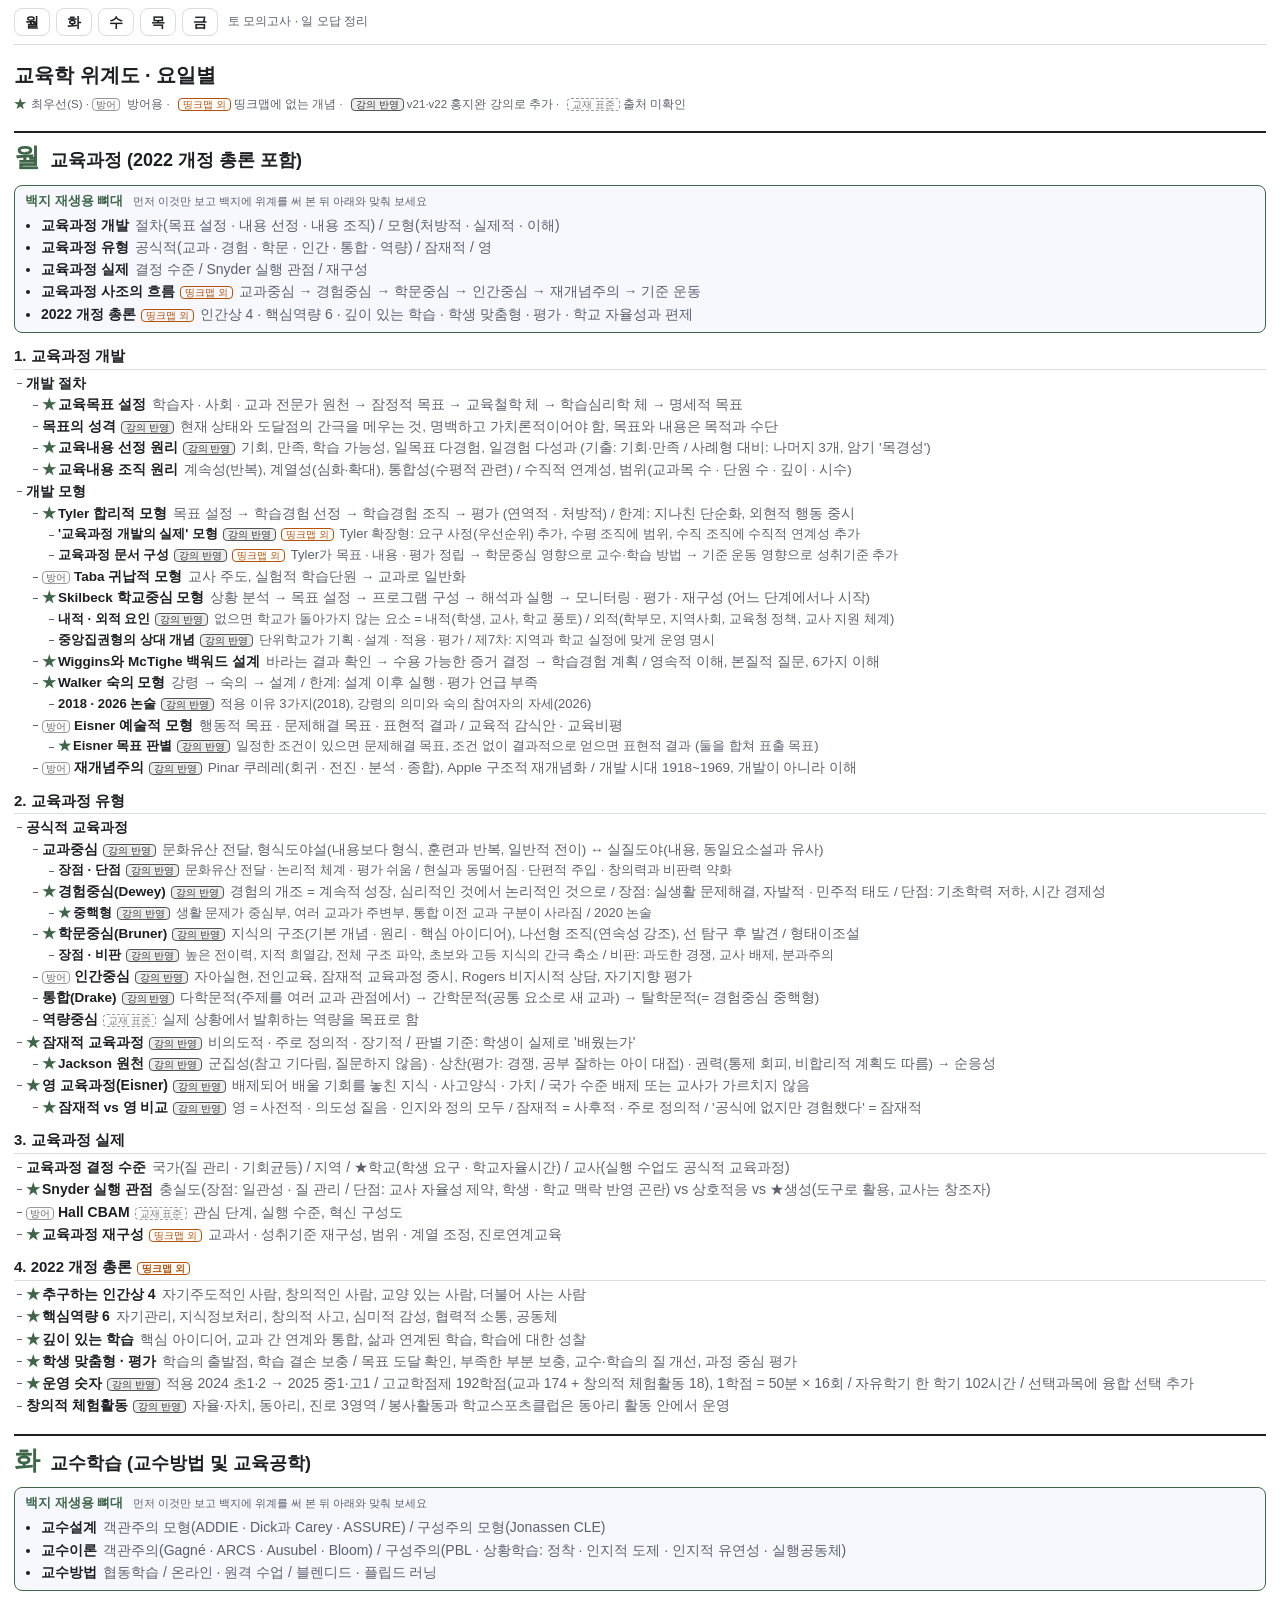
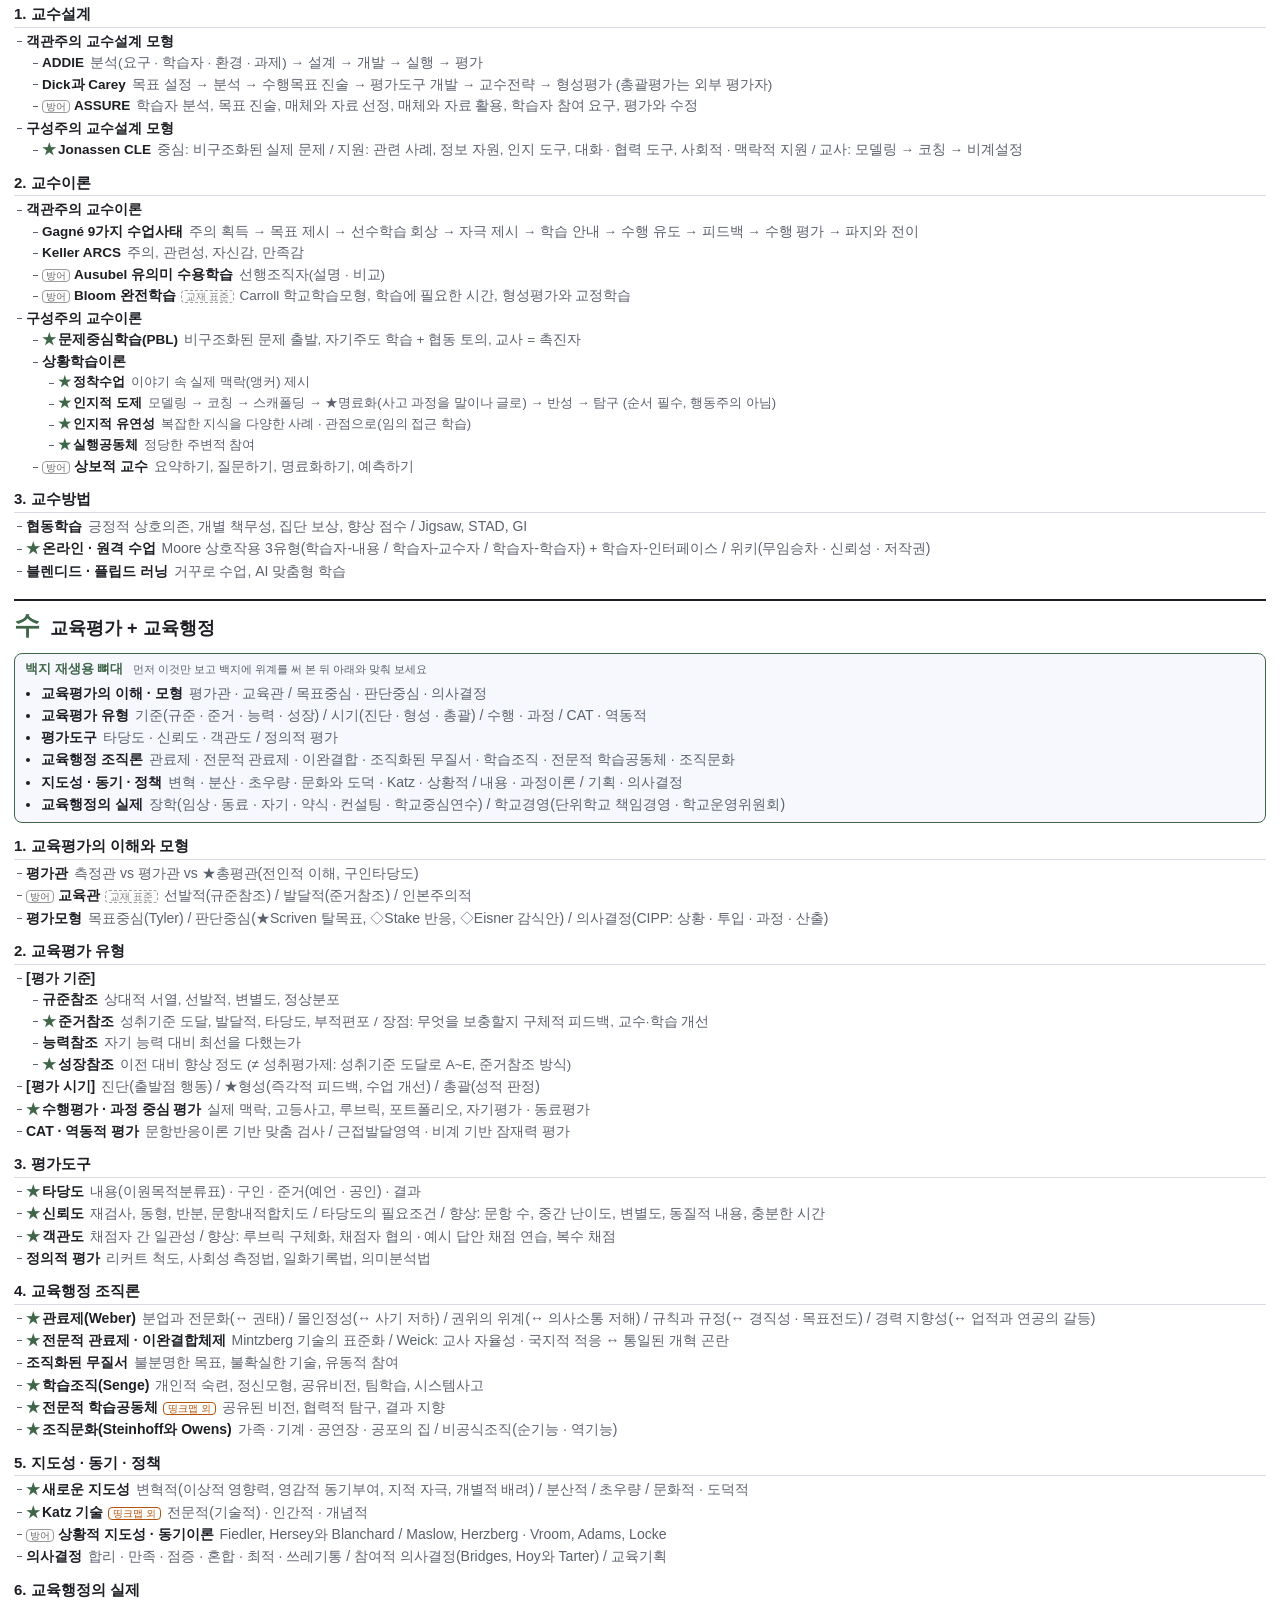
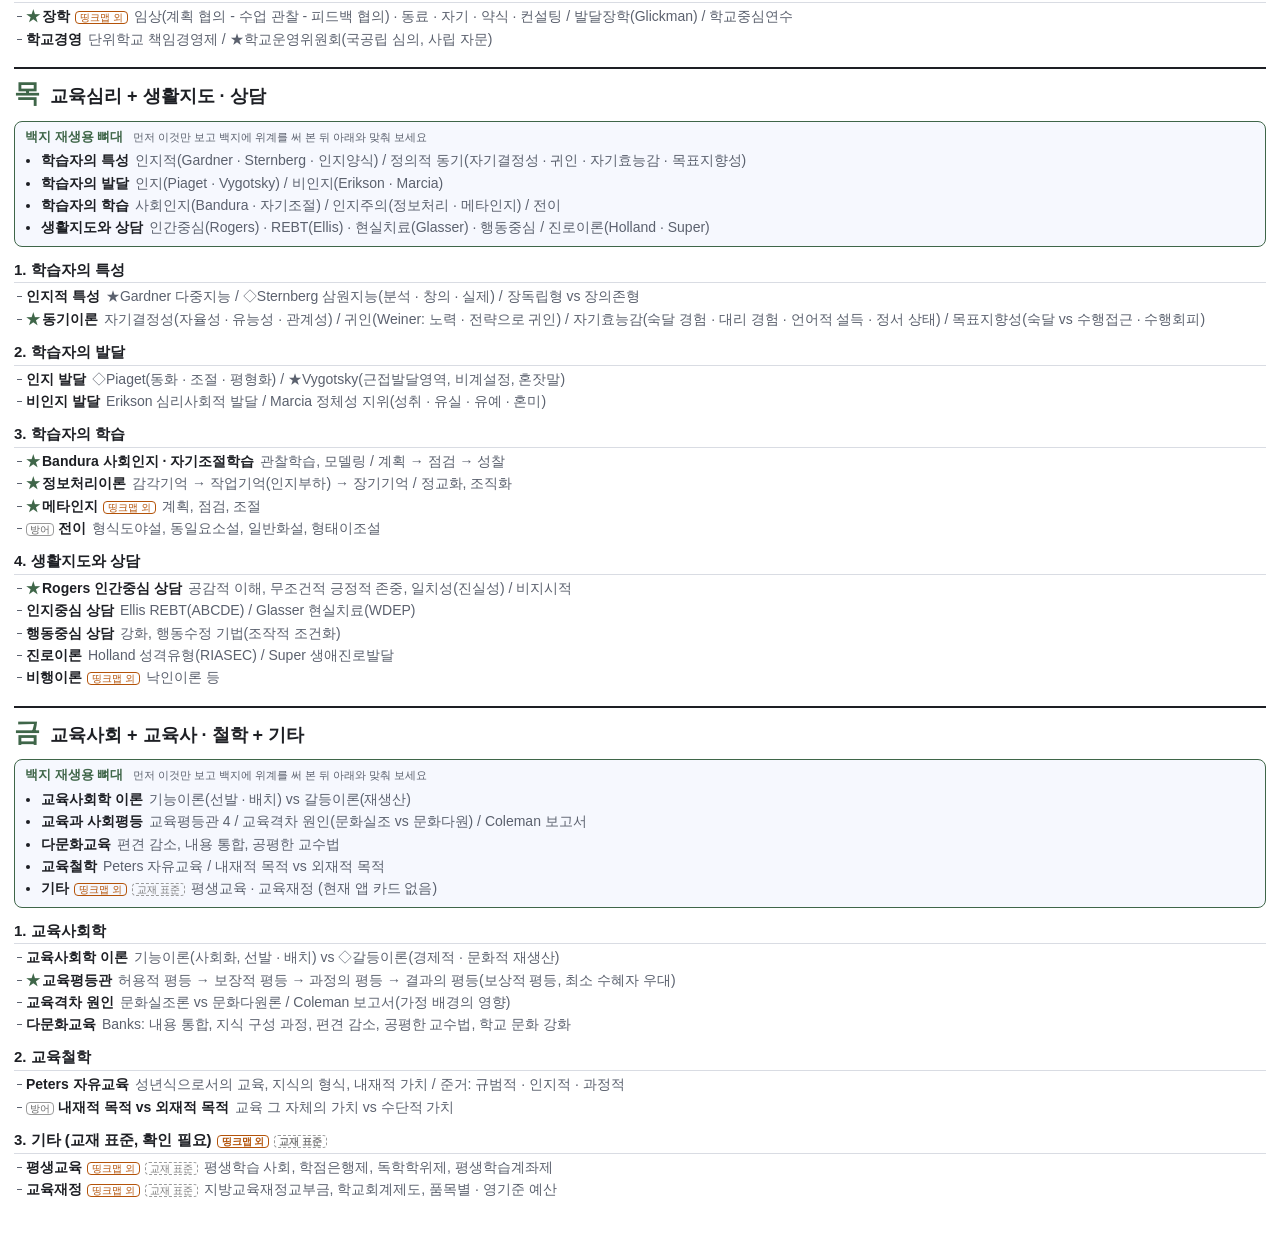
<file: mindmap_week.html>
<!doctype html><html lang="ko"><head><meta charset="utf-8"><meta name="viewport" content="width=device-width,initial-scale=1"><title>교육학 위계도 요일별</title><style>:root{--ink:#1d1f24;--sub:#5b616e;--line:#d9dce3;--acc:#3f6649;--bg:#fff}
*{box-sizing:border-box}body{margin:0;font-family:"Pretendard","Noto Sans CJK KR","Noto Sans KR",sans-serif;color:var(--ink);background:var(--bg);line-height:1.45;font-size:14px;padding:0 14px 40px}
h1{font-size:20px;margin:16px 0 4px}
nav{position:sticky;top:0;background:#fff;border-bottom:1px solid var(--line);padding:8px 0;display:flex;gap:6px;align-items:center;z-index:2;flex-wrap:wrap}
nav a{border:1px solid var(--line);border-radius:8px;padding:3px 10px;color:var(--ink);text-decoration:none;font-weight:700}
nav span{color:var(--sub);font-size:12px;margin-left:4px}
.leg{font-size:11.5px;color:var(--sub);margin:6px 0 10px}
.day{border-top:2px solid var(--ink);margin-top:18px;padding-top:6px}
.day header{display:flex;align-items:baseline;gap:10px}
.dk{font-size:26px;font-weight:800;color:var(--acc)}
.day h2{font-size:18px;margin:0}
.sk{border:1.5px solid var(--acc);border-radius:8px;padding:6px 10px;margin:8px 0 10px;background:#f6f8fe}
.skh{font-weight:800;color:var(--acc);font-size:13px}.skh small{font-weight:400;color:var(--sub);margin-left:6px}
.sk ul{margin:4px 0 0;padding-left:16px}.sk li{margin:2px 0}.sk li .ds{display:inline;margin-left:6px}
h3{font-size:15px;margin:12px 0 3px;padding-bottom:2px;border-bottom:1px solid var(--line)}
.n{position:relative;margin:2px 0;padding-left:12px}
.n::before{content:"";position:absolute;left:3px;top:.72em;width:5px;height:1px;background:var(--sub)}
.l1{margin-left:0;font-size:14px}.l2{margin-left:16px;font-size:13.5px}.l3{margin-left:32px;font-size:13px}.l4{margin-left:48px;font-size:13px}
.n.l1>b{font-weight:800}.n.l2>b,.n.l3>b{font-weight:700}
.ds{color:var(--sub);margin-left:6px}
.st{font-style:normal;color:var(--acc);font-weight:800;margin-right:2px}
.df{font-style:normal;font-size:10px;border:1px solid #999;color:#666;border-radius:4px;padding:0 3px;margin-right:4px}
.tg{font-size:10px;border-radius:4px;padding:0 4px;margin-left:5px;white-space:nowrap;border:1px solid}
.tw{border-color:#b45309;color:#b45309}.tk{border-color:#555;color:#333;background:#eee}.ts{border-color:#999;color:#777;border-style:dashed}
@media print{
 @page{size:A4 landscape;margin:8mm}
 body{padding:0;font-size:var(--fs,9.4pt)}nav,h1{display:none}
 .day{border-top:none;margin:0;padding:0}
 .tree{column-count:2;column-gap:7mm;column-rule:1px solid var(--line)}
 .l1,.l2,.l3,.l4{font-size:1em}h3{font-size:1.08em;break-after:avoid;margin-top:6px}.n{break-inside:avoid}
 .sk{break-inside:avoid;margin:4px 0 6px;padding:4px 8px}.sk ul{column-count:2;column-gap:7mm}
 .leg{margin:0 0 2px;font-size:.8em}.dk{font-size:20pt}.day h2{font-size:13pt}
 *{-webkit-print-color-adjust:exact;print-color-adjust:exact}
}
</style></head><body><nav><a href="#d월">월</a><a href="#d화">화</a><a href="#d수">수</a><a href="#d목">목</a><a href="#d금">금</a><span>토 모의고사 · 일 오답 정리</span></nav><h1>교육학 위계도 · 요일별</h1><div class="leg"><i class="st">★</i> 최우선(S) · <i class="df">방어</i> 방어용 · <span class="tg tw">띵크맵 외</span> 띵크맵에 없는 개념 · <span class="tg tk">강의 반영</span> v21·v22 홍지완 강의로 추가 · <span class="tg ts">교재 표준</span> 출처 미확인</div><section class="day" id="d월"><header><span class="dk">월</span><h2>교육과정 (2022 개정 총론 포함)</h2></header>
<div class="sk"><div class="skh">백지 재생용 뼈대 <small>먼저 이것만 보고 백지에 위계를 써 본 뒤 아래와 맞춰 보세요</small></div><ul><li><b>교육과정 개발</b><span class="ds">절차(목표 설정 · 내용 선정 · 내용 조직) / 모형(처방적 · 실제적 · 이해)</span></li><li><b>교육과정 유형</b><span class="ds">공식적(교과 · 경험 · 학문 · 인간 · 통합 · 역량) / 잠재적 / 영</span></li><li><b>교육과정 실제</b><span class="ds">결정 수준 / Snyder 실행 관점 / 재구성</span></li><li><b>교육과정 사조의 흐름</b><span class="tg tw">띵크맵 외</span><span class="ds">교과중심 → 경험중심 → 학문중심 → 인간중심 → 재개념주의 → 기준 운동</span></li><li><b>2022 개정 총론</b><span class="tg tw">띵크맵 외</span><span class="ds">인간상 4 · 핵심역량 6 · 깊이 있는 학습 · 학생 맞춤형 · 평가 · 학교 자율성과 편제</span></li></ul></div>
<div class="tree"><h3><b>1. 교육과정 개발</b></h3><div class="n l1"><b>개발 절차</b></div><div class="n l2"><i class="st">★</i><b>교육목표 설정</b><span class="ds">학습자 · 사회 · 교과 전문가 원천 → 잠정적 목표 → 교육철학 체 → 학습심리학 체 → 명세적 목표</span></div><div class="n l2"><b>목표의 성격</b><span class="tg tk">강의 반영</span><span class="ds">현재 상태와 도달점의 간극을 메우는 것, 명백하고 가치론적이어야 함, 목표와 내용은 목적과 수단</span></div><div class="n l2"><i class="st">★</i><b>교육내용 선정 원리</b><span class="tg tk">강의 반영</span><span class="ds">기회, 만족, 학습 가능성, 일목표 다경험, 일경험 다성과 (기출: 기회·만족 / 사례형 대비: 나머지 3개, 암기 &#x27;목경성&#x27;)</span></div><div class="n l2"><i class="st">★</i><b>교육내용 조직 원리</b><span class="ds">계속성(반복), 계열성(심화·확대), 통합성(수평적 관련) / 수직적 연계성, 범위(교과목 수 · 단원 수 · 깊이 · 시수)</span></div><div class="n l1"><b>개발 모형</b></div><div class="n l2"><i class="st">★</i><b>Tyler 합리적 모형</b><span class="ds">목표 설정 → 학습경험 선정 → 학습경험 조직 → 평가 (연역적 · 처방적) / 한계: 지나친 단순화, 외현적 행동 중시</span></div><div class="n l3"><b>&#x27;교육과정 개발의 실제&#x27; 모형</b><span class="tg tk">강의 반영</span><span class="tg tw">띵크맵 외</span><span class="ds">Tyler 확장형: 요구 사정(우선순위) 추가, 수평 조직에 범위, 수직 조직에 수직적 연계성 추가</span></div><div class="n l3"><b>교육과정 문서 구성</b><span class="tg tk">강의 반영</span><span class="tg tw">띵크맵 외</span><span class="ds">Tyler가 목표 · 내용 · 평가 정립 → 학문중심 영향으로 교수·학습 방법 → 기준 운동 영향으로 성취기준 추가</span></div><div class="n l2"><i class="df">방어</i><b>Taba 귀납적 모형</b><span class="ds">교사 주도, 실험적 학습단원 → 교과로 일반화</span></div><div class="n l2"><i class="st">★</i><b>Skilbeck 학교중심 모형</b><span class="ds">상황 분석 → 목표 설정 → 프로그램 구성 → 해석과 실행 → 모니터링 · 평가 · 재구성 (어느 단계에서나 시작)</span></div><div class="n l3"><b>내적 · 외적 요인</b><span class="tg tk">강의 반영</span><span class="ds">없으면 학교가 돌아가지 않는 요소 = 내적(학생, 교사, 학교 풍토) / 외적(학부모, 지역사회, 교육청 정책, 교사 지원 체계)</span></div><div class="n l3"><b>중앙집권형의 상대 개념</b><span class="tg tk">강의 반영</span><span class="ds">단위학교가 기획 · 설계 · 적용 · 평가 / 제7차: 지역과 학교 실정에 맞게 운영 명시</span></div><div class="n l2"><i class="st">★</i><b>Wiggins와 McTighe 백워드 설계</b><span class="ds">바라는 결과 확인 → 수용 가능한 증거 결정 → 학습경험 계획 / 영속적 이해, 본질적 질문, 6가지 이해</span></div><div class="n l2"><i class="st">★</i><b>Walker 숙의 모형</b><span class="ds">강령 → 숙의 → 설계 / 한계: 설계 이후 실행 · 평가 언급 부족</span></div><div class="n l3"><b>2018 · 2026 논술</b><span class="tg tk">강의 반영</span><span class="ds">적용 이유 3가지(2018), 강령의 의미와 숙의 참여자의 자세(2026)</span></div><div class="n l2"><i class="df">방어</i><b>Eisner 예술적 모형</b><span class="ds">행동적 목표 · 문제해결 목표 · 표현적 결과 / 교육적 감식안 · 교육비평</span></div><div class="n l3"><i class="st">★</i><b>Eisner 목표 판별</b><span class="tg tk">강의 반영</span><span class="ds">일정한 조건이 있으면 문제해결 목표, 조건 없이 결과적으로 얻으면 표현적 결과 (둘을 합쳐 표출 목표)</span></div><div class="n l2"><i class="df">방어</i><b>재개념주의</b><span class="tg tk">강의 반영</span><span class="ds">Pinar 쿠레레(회귀 · 전진 · 분석 · 종합), Apple 구조적 재개념화 / 개발 시대 1918~1969, 개발이 아니라 이해</span></div><h3><b>2. 교육과정 유형</b></h3><div class="n l1"><b>공식적 교육과정</b></div><div class="n l2"><b>교과중심</b><span class="tg tk">강의 반영</span><span class="ds">문화유산 전달, 형식도야설(내용보다 형식, 훈련과 반복, 일반적 전이) ↔ 실질도야(내용, 동일요소설과 유사)</span></div><div class="n l3"><b>장점 · 단점</b><span class="tg tk">강의 반영</span><span class="ds">문화유산 전달 · 논리적 체계 · 평가 쉬움 / 현실과 동떨어짐 · 단편적 주입 · 창의력과 비판력 약화</span></div><div class="n l2"><i class="st">★</i><b>경험중심(Dewey)</b><span class="tg tk">강의 반영</span><span class="ds">경험의 개조 = 계속적 성장, 심리적인 것에서 논리적인 것으로 / 장점: 실생활 문제해결, 자발적 · 민주적 태도 / 단점: 기초학력 저하, 시간 경제성</span></div><div class="n l3"><i class="st">★</i><b>중핵형</b><span class="tg tk">강의 반영</span><span class="ds">생활 문제가 중심부, 여러 교과가 주변부, 통합 이전 교과 구분이 사라짐 / 2020 논술</span></div><div class="n l2"><i class="st">★</i><b>학문중심(Bruner)</b><span class="tg tk">강의 반영</span><span class="ds">지식의 구조(기본 개념 · 원리 · 핵심 아이디어), 나선형 조직(연속성 강조), 선 탐구 후 발견 / 형태이조설</span></div><div class="n l3"><b>장점 · 비판</b><span class="tg tk">강의 반영</span><span class="ds">높은 전이력, 지적 희열감, 전체 구조 파악, 초보와 고등 지식의 간극 축소 / 비판: 과도한 경쟁, 교사 배제, 분과주의</span></div><div class="n l2"><i class="df">방어</i><b>인간중심</b><span class="tg tk">강의 반영</span><span class="ds">자아실현, 전인교육, 잠재적 교육과정 중시, Rogers 비지시적 상담, 자기지향 평가</span></div><div class="n l2"><b>통합(Drake)</b><span class="tg tk">강의 반영</span><span class="ds">다학문적(주제를 여러 교과 관점에서) → 간학문적(공통 요소로 새 교과) → 탈학문적(= 경험중심 중핵형)</span></div><div class="n l2"><b>역량중심</b><span class="tg ts">교재 표준</span><span class="ds">실제 상황에서 발휘하는 역량을 목표로 함</span></div><div class="n l1"><i class="st">★</i><b>잠재적 교육과정</b><span class="tg tk">강의 반영</span><span class="ds">비의도적 · 주로 정의적 · 장기적 / 판별 기준: 학생이 실제로 &#x27;배웠는가&#x27;</span></div><div class="n l2"><i class="st">★</i><b>Jackson 원천</b><span class="tg tk">강의 반영</span><span class="ds">군집성(참고 기다림, 질문하지 않음) · 상찬(평가: 경쟁, 공부 잘하는 아이 대접) · 권력(통제 회피, 비합리적 계획도 따름) → 순응성</span></div><div class="n l1"><i class="st">★</i><b>영 교육과정(Eisner)</b><span class="tg tk">강의 반영</span><span class="ds">배제되어 배울 기회를 놓친 지식 · 사고양식 · 가치 / 국가 수준 배제 또는 교사가 가르치지 않음</span></div><div class="n l2"><i class="st">★</i><b>잠재적 vs 영 비교</b><span class="tg tk">강의 반영</span><span class="ds">영 = 사전적 · 의도성 짙음 · 인지와 정의 모두 / 잠재적 = 사후적 · 주로 정의적 / &#x27;공식에 없지만 경험했다&#x27; = 잠재적</span></div><h3><b>3. 교육과정 실제</b></h3><div class="n l1"><b>교육과정 결정 수준</b><span class="ds">국가(질 관리 · 기회균등) / 지역 / ★학교(학생 요구 · 학교자율시간) / 교사(실행 수업도 공식적 교육과정)</span></div><div class="n l1"><i class="st">★</i><b>Snyder 실행 관점</b><span class="ds">충실도(장점: 일관성 · 질 관리 / 단점: 교사 자율성 제약, 학생 · 학교 맥락 반영 곤란) vs 상호적응 vs ★생성(도구로 활용, 교사는 창조자)</span></div><div class="n l1"><i class="df">방어</i><b>Hall CBAM</b><span class="tg ts">교재 표준</span><span class="ds">관심 단계, 실행 수준, 혁신 구성도</span></div><div class="n l1"><i class="st">★</i><b>교육과정 재구성</b><span class="tg tw">띵크맵 외</span><span class="ds">교과서 · 성취기준 재구성, 범위 · 계열 조정, 진로연계교육</span></div><h3><b>4. 2022 개정 총론</b><span class="tg tw">띵크맵 외</span></h3><div class="n l1"><i class="st">★</i><b>추구하는 인간상 4</b><span class="ds">자기주도적인 사람, 창의적인 사람, 교양 있는 사람, 더불어 사는 사람</span></div><div class="n l1"><i class="st">★</i><b>핵심역량 6</b><span class="ds">자기관리, 지식정보처리, 창의적 사고, 심미적 감성, 협력적 소통, 공동체</span></div><div class="n l1"><i class="st">★</i><b>깊이 있는 학습</b><span class="ds">핵심 아이디어, 교과 간 연계와 통합, 삶과 연계된 학습, 학습에 대한 성찰</span></div><div class="n l1"><i class="st">★</i><b>학생 맞춤형 · 평가</b><span class="ds">학습의 출발점, 학습 결손 보충 / 목표 도달 확인, 부족한 부분 보충, 교수·학습의 질 개선, 과정 중심 평가</span></div><div class="n l1"><i class="st">★</i><b>운영 숫자</b><span class="tg tk">강의 반영</span><span class="ds">적용 2024 초1·2 → 2025 중1·고1 / 고교학점제 192학점(교과 174 + 창의적 체험활동 18), 1학점 = 50분 × 16회 / 자유학기 한 학기 102시간 / 선택과목에 융합 선택 추가</span></div><div class="n l1"><b>창의적 체험활동</b><span class="tg tk">강의 반영</span><span class="ds">자율·자치, 동아리, 진로 3영역 / 봉사활동과 학교스포츠클럽은 동아리 활동 안에서 운영</span></div></div></section><section class="day" id="d화"><header><span class="dk">화</span><h2>교수학습 (교수방법 및 교육공학)</h2></header>
<div class="sk"><div class="skh">백지 재생용 뼈대 <small>먼저 이것만 보고 백지에 위계를 써 본 뒤 아래와 맞춰 보세요</small></div><ul><li><b>교수설계</b><span class="ds">객관주의 모형(ADDIE · Dick과 Carey · ASSURE) / 구성주의 모형(Jonassen CLE)</span></li><li><b>교수이론</b><span class="ds">객관주의(Gagné · ARCS · Ausubel · Bloom) / 구성주의(PBL · 상황학습: 정착 · 인지적 도제 · 인지적 유연성 · 실행공동체)</span></li><li><b>교수방법</b><span class="ds">협동학습 / 온라인 · 원격 수업 / 블렌디드 · 플립드 러닝</span></li></ul></div>
<div class="tree"><h3><b>1. 교수설계</b></h3><div class="n l1"><b>객관주의 교수설계 모형</b></div><div class="n l2"><b>ADDIE</b><span class="ds">분석(요구 · 학습자 · 환경 · 과제) → 설계 → 개발 → 실행 → 평가</span></div><div class="n l2"><b>Dick과 Carey</b><span class="ds">목표 설정 → 분석 → 수행목표 진술 → 평가도구 개발 → 교수전략 → 형성평가 (총괄평가는 외부 평가자)</span></div><div class="n l2"><i class="df">방어</i><b>ASSURE</b><span class="ds">학습자 분석, 목표 진술, 매체와 자료 선정, 매체와 자료 활용, 학습자 참여 요구, 평가와 수정</span></div><div class="n l1"><b>구성주의 교수설계 모형</b></div><div class="n l2"><i class="st">★</i><b>Jonassen CLE</b><span class="ds">중심: 비구조화된 실제 문제 / 지원: 관련 사례, 정보 자원, 인지 도구, 대화 · 협력 도구, 사회적 · 맥락적 지원 / 교사: 모델링 → 코칭 → 비계설정</span></div><h3><b>2. 교수이론</b></h3><div class="n l1"><b>객관주의 교수이론</b></div><div class="n l2"><b>Gagné 9가지 수업사태</b><span class="ds">주의 획득 → 목표 제시 → 선수학습 회상 → 자극 제시 → 학습 안내 → 수행 유도 → 피드백 → 수행 평가 → 파지와 전이</span></div><div class="n l2"><b>Keller ARCS</b><span class="ds">주의, 관련성, 자신감, 만족감</span></div><div class="n l2"><i class="df">방어</i><b>Ausubel 유의미 수용학습</b><span class="ds">선행조직자(설명 · 비교)</span></div><div class="n l2"><i class="df">방어</i><b>Bloom 완전학습</b><span class="tg ts">교재 표준</span><span class="ds">Carroll 학교학습모형, 학습에 필요한 시간, 형성평가와 교정학습</span></div><div class="n l1"><b>구성주의 교수이론</b></div><div class="n l2"><i class="st">★</i><b>문제중심학습(PBL)</b><span class="ds">비구조화된 문제 출발, 자기주도 학습 + 협동 토의, 교사 = 촉진자</span></div><div class="n l2"><b>상황학습이론</b></div><div class="n l3"><i class="st">★</i><b>정착수업</b><span class="ds">이야기 속 실제 맥락(앵커) 제시</span></div><div class="n l3"><i class="st">★</i><b>인지적 도제</b><span class="ds">모델링 → 코칭 → 스캐폴딩 → ★명료화(사고 과정을 말이나 글로) → 반성 → 탐구 (순서 필수, 행동주의 아님)</span></div><div class="n l3"><i class="st">★</i><b>인지적 유연성</b><span class="ds">복잡한 지식을 다양한 사례 · 관점으로(임의 접근 학습)</span></div><div class="n l3"><i class="st">★</i><b>실행공동체</b><span class="ds">정당한 주변적 참여</span></div><div class="n l2"><i class="df">방어</i><b>상보적 교수</b><span class="ds">요약하기, 질문하기, 명료화하기, 예측하기</span></div><h3><b>3. 교수방법</b></h3><div class="n l1"><b>협동학습</b><span class="ds">긍정적 상호의존, 개별 책무성, 집단 보상, 향상 점수 / Jigsaw, STAD, GI</span></div><div class="n l1"><i class="st">★</i><b>온라인 · 원격 수업</b><span class="ds">Moore 상호작용 3유형(학습자-내용 / 학습자-교수자 / 학습자-학습자) + 학습자-인터페이스 / 위키(무임승차 · 신뢰성 · 저작권)</span></div><div class="n l1"><b>블렌디드 · 플립드 러닝</b><span class="ds">거꾸로 수업, AI 맞춤형 학습</span></div></div></section><section class="day" id="d수"><header><span class="dk">수</span><h2>교육평가 + 교육행정</h2></header>
<div class="sk"><div class="skh">백지 재생용 뼈대 <small>먼저 이것만 보고 백지에 위계를 써 본 뒤 아래와 맞춰 보세요</small></div><ul><li><b>교육평가의 이해 · 모형</b><span class="ds">평가관 · 교육관 / 목표중심 · 판단중심 · 의사결정</span></li><li><b>교육평가 유형</b><span class="ds">기준(규준 · 준거 · 능력 · 성장) / 시기(진단 · 형성 · 총괄) / 수행 · 과정 / CAT · 역동적</span></li><li><b>평가도구</b><span class="ds">타당도 · 신뢰도 · 객관도 / 정의적 평가</span></li><li><b>교육행정 조직론</b><span class="ds">관료제 · 전문적 관료제 · 이완결합 · 조직화된 무질서 · 학습조직 · 전문적 학습공동체 · 조직문화</span></li><li><b>지도성 · 동기 · 정책</b><span class="ds">변혁 · 분산 · 초우량 · 문화와 도덕 · Katz · 상황적 / 내용 · 과정이론 / 기획 · 의사결정</span></li><li><b>교육행정의 실제</b><span class="ds">장학(임상 · 동료 · 자기 · 약식 · 컨설팅 · 학교중심연수) / 학교경영(단위학교 책임경영 · 학교운영위원회)</span></li></ul></div>
<div class="tree"><h3><b>1. 교육평가의 이해와 모형</b></h3><div class="n l1"><b>평가관</b><span class="ds">측정관 vs 평가관 vs ★총평관(전인적 이해, 구인타당도)</span></div><div class="n l1"><i class="df">방어</i><b>교육관</b><span class="tg ts">교재 표준</span><span class="ds">선발적(규준참조) / 발달적(준거참조) / 인본주의적</span></div><div class="n l1"><b>평가모형</b><span class="ds">목표중심(Tyler) / 판단중심(★Scriven 탈목표, ◇Stake 반응, ◇Eisner 감식안) / 의사결정(CIPP: 상황 · 투입 · 과정 · 산출)</span></div><h3><b>2. 교육평가 유형</b></h3><div class="n l1"><b>[평가 기준]</b></div><div class="n l2"><b>규준참조</b><span class="ds">상대적 서열, 선발적, 변별도, 정상분포</span></div><div class="n l2"><i class="st">★</i><b>준거참조</b><span class="ds">성취기준 도달, 발달적, 타당도, 부적편포 / 장점: 무엇을 보충할지 구체적 피드백, 교수·학습 개선</span></div><div class="n l2"><b>능력참조</b><span class="ds">자기 능력 대비 최선을 다했는가</span></div><div class="n l2"><i class="st">★</i><b>성장참조</b><span class="ds">이전 대비 향상 정도 (≠ 성취평가제: 성취기준 도달로 A~E, 준거참조 방식)</span></div><div class="n l1"><b>[평가 시기]</b><span class="ds">진단(출발점 행동) / ★형성(즉각적 피드백, 수업 개선) / 총괄(성적 판정)</span></div><div class="n l1"><i class="st">★</i><b>수행평가 · 과정 중심 평가</b><span class="ds">실제 맥락, 고등사고, 루브릭, 포트폴리오, 자기평가 · 동료평가</span></div><div class="n l1"><b>CAT · 역동적 평가</b><span class="ds">문항반응이론 기반 맞춤 검사 / 근접발달영역 · 비계 기반 잠재력 평가</span></div><h3><b>3. 평가도구</b></h3><div class="n l1"><i class="st">★</i><b>타당도</b><span class="ds">내용(이원목적분류표) · 구인 · 준거(예언 · 공인) · 결과</span></div><div class="n l1"><i class="st">★</i><b>신뢰도</b><span class="ds">재검사, 동형, 반분, 문항내적합치도 / 타당도의 필요조건 / 향상: 문항 수, 중간 난이도, 변별도, 동질적 내용, 충분한 시간</span></div><div class="n l1"><i class="st">★</i><b>객관도</b><span class="ds">채점자 간 일관성 / 향상: 루브릭 구체화, 채점자 협의 · 예시 답안 채점 연습, 복수 채점</span></div><div class="n l1"><b>정의적 평가</b><span class="ds">리커트 척도, 사회성 측정법, 일화기록법, 의미분석법</span></div><h3><b>4. 교육행정 조직론</b></h3><div class="n l1"><i class="st">★</i><b>관료제(Weber)</b><span class="ds">분업과 전문화(↔ 권태) / 몰인정성(↔ 사기 저하) / 권위의 위계(↔ 의사소통 저해) / 규칙과 규정(↔ 경직성 · 목표전도) / 경력 지향성(↔ 업적과 연공의 갈등)</span></div><div class="n l1"><i class="st">★</i><b>전문적 관료제 · 이완결합체제</b><span class="ds">Mintzberg 기술의 표준화 / Weick: 교사 자율성 · 국지적 적응 ↔ 통일된 개혁 곤란</span></div><div class="n l1"><b>조직화된 무질서</b><span class="ds">불분명한 목표, 불확실한 기술, 유동적 참여</span></div><div class="n l1"><i class="st">★</i><b>학습조직(Senge)</b><span class="ds">개인적 숙련, 정신모형, 공유비전, 팀학습, 시스템사고</span></div><div class="n l1"><i class="st">★</i><b>전문적 학습공동체</b><span class="tg tw">띵크맵 외</span><span class="ds">공유된 비전, 협력적 탐구, 결과 지향</span></div><div class="n l1"><i class="st">★</i><b>조직문화(Steinhoff와 Owens)</b><span class="ds">가족 · 기계 · 공연장 · 공포의 집 / 비공식조직(순기능 · 역기능)</span></div><h3><b>5. 지도성 · 동기 · 정책</b></h3><div class="n l1"><i class="st">★</i><b>새로운 지도성</b><span class="ds">변혁적(이상적 영향력, 영감적 동기부여, 지적 자극, 개별적 배려) / 분산적 / 초우량 / 문화적 · 도덕적</span></div><div class="n l1"><i class="st">★</i><b>Katz 기술</b><span class="tg tw">띵크맵 외</span><span class="ds">전문적(기술적) · 인간적 · 개념적</span></div><div class="n l1"><i class="df">방어</i><b>상황적 지도성 · 동기이론</b><span class="ds">Fiedler, Hersey와 Blanchard / Maslow, Herzberg · Vroom, Adams, Locke</span></div><div class="n l1"><b>의사결정</b><span class="ds">합리 · 만족 · 점증 · 혼합 · 최적 · 쓰레기통 / 참여적 의사결정(Bridges, Hoy와 Tarter) / 교육기획</span></div><h3><b>6. 교육행정의 실제</b></h3><div class="n l1"><i class="st">★</i><b>장학</b><span class="tg tw">띵크맵 외</span><span class="ds">임상(계획 협의 - 수업 관찰 - 피드백 협의) · 동료 · 자기 · 약식 · 컨설팅 / 발달장학(Glickman) / 학교중심연수</span></div><div class="n l1"><b>학교경영</b><span class="ds">단위학교 책임경영제 / ★학교운영위원회(국공립 심의, 사립 자문)</span></div></div></section><section class="day" id="d목"><header><span class="dk">목</span><h2>교육심리 + 생활지도 · 상담</h2></header>
<div class="sk"><div class="skh">백지 재생용 뼈대 <small>먼저 이것만 보고 백지에 위계를 써 본 뒤 아래와 맞춰 보세요</small></div><ul><li><b>학습자의 특성</b><span class="ds">인지적(Gardner · Sternberg · 인지양식) / 정의적 동기(자기결정성 · 귀인 · 자기효능감 · 목표지향성)</span></li><li><b>학습자의 발달</b><span class="ds">인지(Piaget · Vygotsky) / 비인지(Erikson · Marcia)</span></li><li><b>학습자의 학습</b><span class="ds">사회인지(Bandura · 자기조절) / 인지주의(정보처리 · 메타인지) / 전이</span></li><li><b>생활지도와 상담</b><span class="ds">인간중심(Rogers) · REBT(Ellis) · 현실치료(Glasser) · 행동중심 / 진로이론(Holland · Super)</span></li></ul></div>
<div class="tree"><h3><b>1. 학습자의 특성</b></h3><div class="n l1"><b>인지적 특성</b><span class="ds">★Gardner 다중지능 / ◇Sternberg 삼원지능(분석 · 창의 · 실제) / 장독립형 vs 장의존형</span></div><div class="n l1"><i class="st">★</i><b>동기이론</b><span class="ds">자기결정성(자율성 · 유능성 · 관계성) / 귀인(Weiner: 노력 · 전략으로 귀인) / 자기효능감(숙달 경험 · 대리 경험 · 언어적 설득 · 정서 상태) / 목표지향성(숙달 vs 수행접근 · 수행회피)</span></div><h3><b>2. 학습자의 발달</b></h3><div class="n l1"><b>인지 발달</b><span class="ds">◇Piaget(동화 · 조절 · 평형화) / ★Vygotsky(근접발달영역, 비계설정, 혼잣말)</span></div><div class="n l1"><b>비인지 발달</b><span class="ds">Erikson 심리사회적 발달 / Marcia 정체성 지위(성취 · 유실 · 유예 · 혼미)</span></div><h3><b>3. 학습자의 학습</b></h3><div class="n l1"><i class="st">★</i><b>Bandura 사회인지 · 자기조절학습</b><span class="ds">관찰학습, 모델링 / 계획 → 점검 → 성찰</span></div><div class="n l1"><i class="st">★</i><b>정보처리이론</b><span class="ds">감각기억 → 작업기억(인지부하) → 장기기억 / 정교화, 조직화</span></div><div class="n l1"><i class="st">★</i><b>메타인지</b><span class="tg tw">띵크맵 외</span><span class="ds">계획, 점검, 조절</span></div><div class="n l1"><i class="df">방어</i><b>전이</b><span class="ds">형식도야설, 동일요소설, 일반화설, 형태이조설</span></div><h3><b>4. 생활지도와 상담</b></h3><div class="n l1"><i class="st">★</i><b>Rogers 인간중심 상담</b><span class="ds">공감적 이해, 무조건적 긍정적 존중, 일치성(진실성) / 비지시적</span></div><div class="n l1"><b>인지중심 상담</b><span class="ds">Ellis REBT(ABCDE) / Glasser 현실치료(WDEP)</span></div><div class="n l1"><b>행동중심 상담</b><span class="ds">강화, 행동수정 기법(조작적 조건화)</span></div><div class="n l1"><b>진로이론</b><span class="ds">Holland 성격유형(RIASEC) / Super 생애진로발달</span></div><div class="n l1"><b>비행이론</b><span class="tg tw">띵크맵 외</span><span class="ds">낙인이론 등</span></div></div></section><section class="day" id="d금"><header><span class="dk">금</span><h2>교육사회 + 교육사 · 철학 + 기타</h2></header>
<div class="sk"><div class="skh">백지 재생용 뼈대 <small>먼저 이것만 보고 백지에 위계를 써 본 뒤 아래와 맞춰 보세요</small></div><ul><li><b>교육사회학 이론</b><span class="ds">기능이론(선발 · 배치) vs 갈등이론(재생산)</span></li><li><b>교육과 사회평등</b><span class="ds">교육평등관 4 / 교육격차 원인(문화실조 vs 문화다원) / Coleman 보고서</span></li><li><b>다문화교육</b><span class="ds">편견 감소, 내용 통합, 공평한 교수법</span></li><li><b>교육철학</b><span class="ds">Peters 자유교육 / 내재적 목적 vs 외재적 목적</span></li><li><b>기타</b><span class="tg tw">띵크맵 외</span><span class="tg ts">교재 표준</span><span class="ds">평생교육 · 교육재정 (현재 앱 카드 없음)</span></li></ul></div>
<div class="tree"><h3><b>1. 교육사회학</b></h3><div class="n l1"><b>교육사회학 이론</b><span class="ds">기능이론(사회화, 선발 · 배치) vs ◇갈등이론(경제적 · 문화적 재생산)</span></div><div class="n l1"><i class="st">★</i><b>교육평등관</b><span class="ds">허용적 평등 → 보장적 평등 → 과정의 평등 → 결과의 평등(보상적 평등, 최소 수혜자 우대)</span></div><div class="n l1"><b>교육격차 원인</b><span class="ds">문화실조론 vs 문화다원론 / Coleman 보고서(가정 배경의 영향)</span></div><div class="n l1"><b>다문화교육</b><span class="ds">Banks: 내용 통합, 지식 구성 과정, 편견 감소, 공평한 교수법, 학교 문화 강화</span></div><h3><b>2. 교육철학</b></h3><div class="n l1"><b>Peters 자유교육</b><span class="ds">성년식으로서의 교육, 지식의 형식, 내재적 가치 / 준거: 규범적 · 인지적 · 과정적</span></div><div class="n l1"><i class="df">방어</i><b>내재적 목적 vs 외재적 목적</b><span class="ds">교육 그 자체의 가치 vs 수단적 가치</span></div><h3><b>3. 기타 (교재 표준, 확인 필요)</b><span class="tg tw">띵크맵 외</span><span class="tg ts">교재 표준</span></h3><div class="n l1"><b>평생교육</b><span class="tg tw">띵크맵 외</span><span class="tg ts">교재 표준</span><span class="ds">평생학습 사회, 학점은행제, 독학학위제, 평생학습계좌제</span></div><div class="n l1"><b>교육재정</b><span class="tg tw">띵크맵 외</span><span class="tg ts">교재 표준</span><span class="ds">지방교육재정교부금, 학교회계제도, 품목별 · 영기준 예산</span></div></div></section></body></html>
</file>
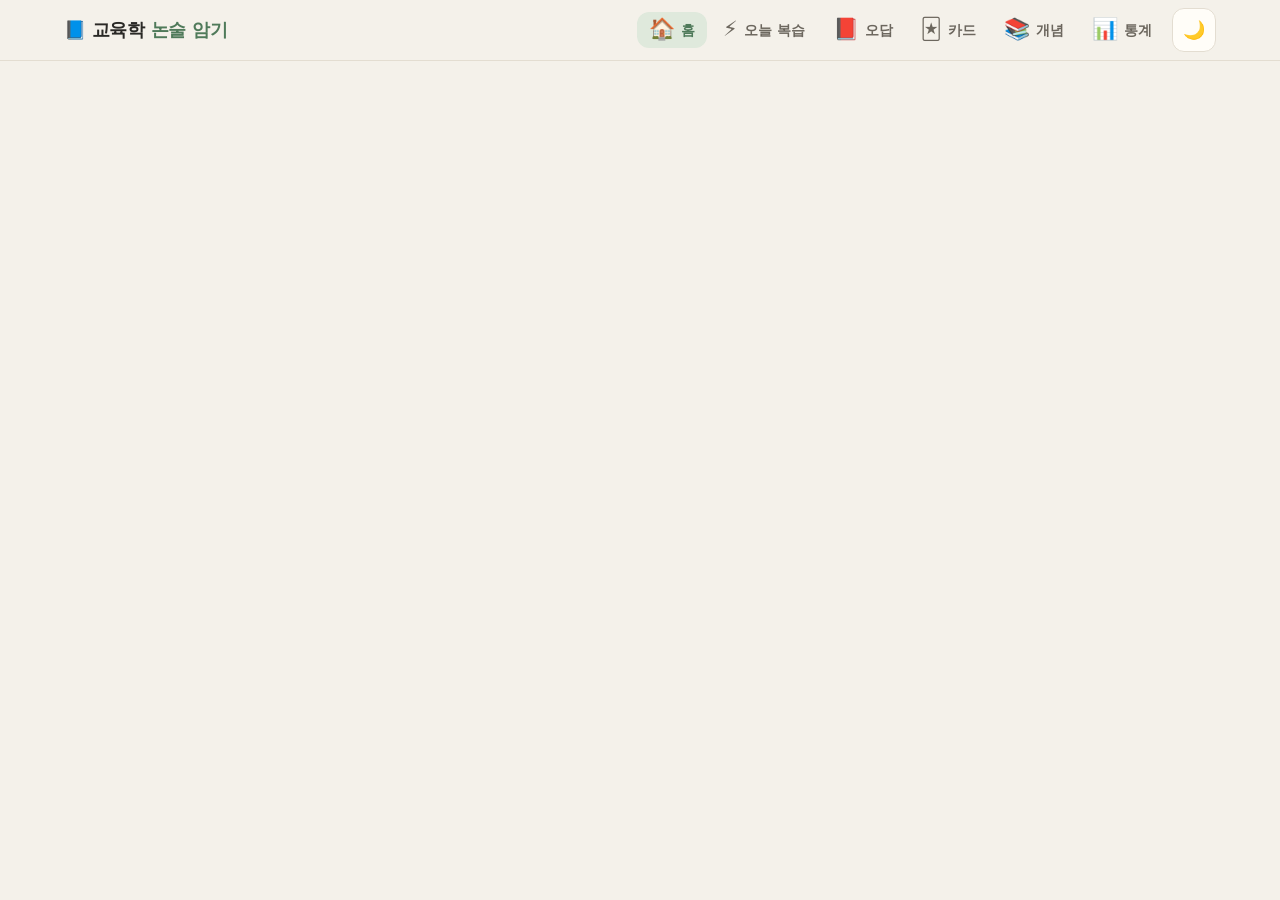
<file: shell.html>
<!doctype html><html lang="ko"><head><meta charset="utf-8">
<meta name="viewport" content="width=device-width,initial-scale=1,viewport-fit=cover">
<meta name="theme-color" content="#f4f1ea" media="(prefers-color-scheme: light)"><meta name="theme-color" content="#24231f" media="(prefers-color-scheme: dark)">
<meta name="apple-mobile-web-app-capable" content="yes"><meta name="mobile-web-app-capable" content="yes"><meta name="apple-mobile-web-app-title" content="교육학퀴즈">
<link rel="manifest" href="manifest.json"><link rel="apple-touch-icon" href="icons/apple-touch-icon.png"><link rel="icon" href="icons/favicon-32.png">
<title>교육학 논술 암기퀴즈</title><style>
:root{--bg:#f4f1ea;--card:#fffdf8;--fg:#2a2926;--mut:#6c675e;--bd:#e3ddd1;--acc:#4f7a5a;--acch:#3f6649;--accs:#dfe9dc;--ok:#4f7a5a;--oks:#e3ecdf;--bad:#b9776a;--bads:#f5e8e3;--warn:#a8874a;--warns:#f6eedb;--sh:0 1px 8px rgba(60,50,30,.05);--S:#b9776a;--A:#4f7a5a;--B:#8a857b;--line:#e3ddd1}
[data-theme=dark]{--bg:#24231f;--card:#2d2b26;--fg:#e8e3d8;--mut:#a8a193;--bd:#3b3832;--acc:#9cb89a;--acch:#b3cbb0;--accs:#33402f;--ok:#9cb89a;--oks:#2f3a2c;--bad:#d09a8e;--bads:#3d2b26;--warn:#cfae6e;--warns:#3a3222;--sh:0 1px 8px rgba(0,0,0,.35);--S:#d09a8e;--A:#9cb89a;--B:#a8a193;--line:#3b3832}
[hidden]{display:none!important}*{box-sizing:border-box}html{-webkit-text-size-adjust:100%}
body{margin:0;font-family:Pretendard,-apple-system,BlinkMacSystemFont,"Apple SD Gothic Neo","Noto Sans KR","Noto Sans CJK KR","Malgun Gothic",system-ui,sans-serif;background:var(--bg);color:var(--fg);font-size:16.5px;line-height:1.65;word-break:keep-all;overflow-wrap:anywhere;padding-bottom:calc(76px + env(safe-area-inset-bottom));transition:background .2s}
button,input,textarea{font:inherit;color:inherit}button{cursor:pointer;-webkit-tap-highlight-color:transparent}
header{position:sticky;top:0;z-index:5;background:color-mix(in srgb,var(--bg) 90%,transparent);backdrop-filter:blur(10px);-webkit-backdrop-filter:blur(10px);border-bottom:1px solid var(--bd);padding-top:env(safe-area-inset-top)}
.hd{max-width:760px;margin:0 auto;padding:8px max(14px,env(safe-area-inset-left));display:flex;align-items:center;gap:8px;min-height:56px}
.hd h1{font-size:18px;margin:0;flex:1;letter-spacing:-.3px;white-space:nowrap;overflow:hidden;text-overflow:ellipsis}.hd h1 b{color:var(--acc)}
.ib{min-width:44px;height:44px;border-radius:12px;background:var(--card);border:1px solid var(--bd);font-size:18px;display:inline-flex;align-items:center;justify-content:center}
nav#nav{display:flex;gap:4px}nav#nav button{display:flex;flex-direction:column;align-items:center;gap:1px;border:0;background:none;padding:6px 12px;border-radius:12px;color:var(--mut);font-size:14px;font-weight:600}
nav#nav .ic{font-size:21px;line-height:1.1}nav#nav button.on{color:var(--acc);background:var(--accs)}
nav#nav button{position:relative}nav#nav .bd{position:absolute;top:2px;left:calc(50% + 6px);background:var(--bad);color:#fff;border-radius:99px;font-size:10px;padding:0 5px;margin-left:2px;vertical-align:top}
@media(max-width:719px){header{backdrop-filter:none;-webkit-backdrop-filter:none;background:var(--bg)}nav#nav{position:fixed;left:0;right:0;bottom:0;z-index:6;background:var(--card);border-top:1px solid var(--bd);justify-content:space-around;padding:4px max(4px,env(safe-area-inset-left)) calc(4px + env(safe-area-inset-bottom))}nav#nav button{flex:1;font-size:11.5px;min-height:54px;padding:4px 2px}nav#nav button.on{background:none}}
@media(min-width:720px){body{padding-bottom:30px}nav#nav button{flex-direction:row;gap:6px}}
main{max-width:760px;margin:0 auto;padding:14px max(14px,env(safe-area-inset-left)) 20px}
.card{background:var(--card);border:1px solid var(--bd);border-radius:18px;padding:16px;margin:0 0 12px;box-shadow:var(--sh)}
h2{font-size:16px;margin:0 0 10px;letter-spacing:-.2px}
.hero{display:grid;grid-template-columns:auto 1fr;gap:16px;align-items:center}
.ring{--p:0;width:86px;height:86px;border-radius:50%;background:conic-gradient(var(--acc) calc(var(--p)*1%),var(--bd) 0);display:grid;place-items:center}
.ring>div{width:68px;height:68px;border-radius:50%;background:var(--card);display:grid;place-items:center;text-align:center;line-height:1.1}.ring b{font-size:20px}.ring small{font-size:11px;color:var(--mut)}
.kpis{display:grid;grid-template-columns:repeat(3,1fr);gap:8px}.kpi{background:var(--bg);border-radius:12px;padding:8px;text-align:center}.kpi b{display:block;font-size:19px}.kpi span{font-size:12px;color:var(--mut)}
.week{display:flex;gap:5px;margin-top:10px;justify-content:space-between}.week i{flex:1;height:26px;border-radius:7px;background:var(--bd);font-style:normal;font-size:10.5px;color:var(--mut);display:grid;place-items:center}.week i.l1{background:color-mix(in srgb,var(--acc) 35%,var(--card));color:var(--fg)}.week i.l2{background:var(--acc);color:#fff}
.grid{display:grid;grid-template-columns:1fr 1fr;gap:10px}
.mode{border:1px solid var(--bd);border-radius:16px;padding:14px 12px;background:var(--card);text-align:left;min-height:96px;display:flex;flex-direction:column;gap:2px;transition:transform .1s}
.mode:active{transform:scale(.97)}.mode .ic{font-size:24px}.mode b{font-size:16px}.mode small{font-size:12.5px;color:var(--mut);line-height:1.4}
.mode.hot{border-color:var(--acc);background:var(--accs)}.mode .n{font-size:12px;font-weight:700;color:var(--acc)}
.cta{display:flex;align-items:center;gap:12px;width:100%;border:0;border-radius:16px;padding:14px 16px;background:var(--acc);color:#fff;text-align:left;margin-bottom:12px;min-height:64px}.cta b{font-size:17px;display:block}.cta small{opacity:.85}.cta .ic{font-size:26px}
.chips{display:flex;gap:7px;overflow-x:auto;padding:2px 0 6px;scrollbar-width:none;flex-wrap:wrap}
.chip{flex:none;min-height:40px;border:1px solid var(--bd);background:var(--card);border-radius:999px;padding:6px 14px;font-size:14px;font-weight:600}
.chip.on{background:var(--acc);color:#fff;border-color:var(--acc)}
label.t{font-size:13px;color:var(--mut);font-weight:700;display:block;margin-top:8px}
.btn{border:0;border-radius:14px;padding:0 14px;min-height:52px;font-size:16px;font-weight:700;background:var(--acc);color:#fff;width:100%;margin-top:10px;transition:transform .08s,filter .15s}.btn:active{transform:scale(.98);filter:brightness(.95)}
.btn.g{background:var(--ok)}.btn.r{background:var(--bad)}.btn.l{background:var(--accs);color:var(--acc)}.btn.y{box-shadow:0 0 0 3px var(--warn)}
.btn kbd,.opt kbd{display:none}@media(hover:hover) and (pointer:fine){.btn kbd{display:inline;font-size:11px;opacity:.7;margin-left:6px;font-family:inherit;border:1px solid currentColor;border-radius:4px;padding:0 4px}}
.row{display:flex;gap:10px}.row>*{flex:1}
.meta{font-size:12.5px;color:var(--mut);display:flex;gap:6px;flex-wrap:wrap;align-items:center}
.tag{background:var(--bg);border:1px solid var(--bd);border-radius:7px;padding:0 7px;font-weight:600}.tag.S{color:var(--S);border-color:var(--S)}.tag.A{color:var(--A)}
.q{font-size:18px;font-weight:700;margin:10px 0;letter-spacing:-.2px;line-height:1.55}
.sbar{display:flex;align-items:center;gap:10px;margin-bottom:10px}.sbar .bar{flex:1}.sbar span{font-size:13px;color:var(--mut);font-weight:700;min-width:58px;text-align:right}
.bar{height:8px;background:var(--bd);border-radius:99px;overflow:hidden}.bar i{display:block;height:100%;background:var(--acc);border-radius:99px;transition:width .3s}
.ans{background:var(--oks);border-left:4px solid var(--ok);padding:12px;border-radius:12px;margin-top:12px;animation:pop .2s}
.ans.bad{background:var(--bads);border-color:var(--bad)}
@keyframes pop{from{opacity:0;transform:translateY(4px)}to{opacity:1;transform:none}}
.opt{display:flex;gap:10px;align-items:flex-start;width:100%;text-align:left;border:1.5px solid var(--bd);background:var(--card);border-radius:14px;padding:13px 14px;margin:8px 0;font-size:15.5px;min-height:52px;line-height:1.5;transition:border-color .15s,background .15s}
.opt .no_{flex:none;width:24px;height:24px;border-radius:50%;background:var(--bg);border:1px solid var(--bd);display:grid;place-items:center;font-size:13px;font-weight:700}
@media(hover:hover){.opt:hover{border-color:var(--acc)}}
.opt.ok{background:var(--oks);border-color:var(--ok);font-weight:700}.opt.ok .no_{background:var(--ok);color:#fff;border-color:var(--ok)}.opt.no{background:var(--bads);border-color:var(--bad)}.opt.no .no_{background:var(--bad);color:#fff;border-color:var(--bad)}
input[type=text],textarea{width:100%;font-size:16px;padding:12px 14px;border:1.5px solid var(--bd);border-radius:12px;background:var(--bg);outline:none}
input[type=text]:focus,textarea:focus{border-color:var(--acc);background:var(--card)}
.pt{border:1.5px dashed var(--bd);border-radius:12px;padding:10px 12px;margin:8px 0}
.pt.open{border-style:solid;border-color:var(--acc);background:var(--accs);animation:pop .2s}.pt.open.cz{background:var(--card);border-color:var(--bd)}
.pt b{color:var(--acc)}.num{display:inline-grid;place-items:center;width:24px;height:24px;border-radius:50%;background:var(--acc);color:#fff;font-size:13px;margin-right:6px;font-weight:700}
.hook{background:var(--warns);border-radius:12px;padding:10px;margin-top:10px;font-weight:700}
.blank{border-bottom:2px solid var(--acc);min-width:70px;display:inline-block;color:transparent}
.pt input.bl{padding:6px 10px!important;margin:2px 0}
table{width:100%;border-collapse:collapse;font-size:14px}td,th{padding:8px 4px;border-bottom:1px solid var(--bd);text-align:left}th{color:var(--mut);font-size:12.5px}
.prog{font-size:13px;color:var(--mut);margin:6px 0}.kw{color:var(--ok);font-weight:700}.kwn{color:var(--bad);font-weight:700}
/* flip card */
.flipw{perspective:1400px;margin-bottom:4px}.flipi{position:relative;transition:transform .5s cubic-bezier(.2,.7,.2,1);transform-style:preserve-3d;min-height:300px;display:grid}
.flipw.fl .flipi{transform:rotateY(180deg)}
.face{grid-area:1/1;backface-visibility:hidden;-webkit-backface-visibility:hidden;background:var(--card);border:1px solid var(--bd);border-radius:20px;padding:18px;box-shadow:var(--sh);display:flex;flex-direction:column;cursor:pointer}
.face.back{transform:rotateY(180deg);border-color:var(--ok)}.face .q{flex:1;display:flex;align-items:center;font-size:19px}
.face .hint{text-align:center;color:var(--mut);font-size:13px}.face .a{font-size:17px;font-weight:700;margin:12px 0 8px}.face .e{color:var(--mut);font-size:14.5px}
@media(prefers-reduced-motion:reduce){*{transition:none!important;animation:none!important}}
.toast{position:fixed;left:50%;bottom:calc(90px + env(safe-area-inset-bottom));transform:translateX(-50%);background:var(--fg);color:var(--bg);padding:8px 16px;border-radius:99px;font-size:14px;font-weight:600;z-index:9;animation:pop .2s}
.done{text-align:center}.done .big{font-size:44px}
.psg{background:var(--soft,rgba(127,127,127,.08));border-left:4px solid var(--acc,#4f7a5a);padding:12px;border-radius:8px;line-height:1.7;margin-bottom:10px;white-space:pre-wrap}
textarea{width:100%;box-sizing:border-box;font-size:16px;padding:10px;border-radius:10px;border:1px solid rgba(127,127,127,.35);background:transparent;color:inherit;margin:6px 0}
table.fr{width:100%;border-collapse:collapse;font-size:13px;margin:8px 0}table.fr td:first-child{width:26%}table.fr td,table.fr th{border:1px solid rgba(127,127,127,.3);padding:6px;vertical-align:top;text-align:left}
table.fr tr.hl td{background:rgba(214,190,120,.3)}details.frp{margin:10px 0;border:1px solid rgba(127,127,127,.3);border-radius:10px;padding:8px}details.frp summary{font-weight:700;cursor:pointer}
.wrongs div{margin-top:6px;font-size:14px}.opt small.why{display:block;width:100%;font-size:12px;opacity:.8;margin-top:4px}.opt{flex-wrap:wrap}.cbtn{align-items:center;gap:8px}
.cf{justify-content:center;padding:22px 20px}.cb{justify-content:flex-start;padding:20px 18px}
.cmeta{display:flex;justify-content:space-between;gap:8px;font-size:12.5px;color:var(--mut);margin-bottom:6px}.cmeta .sj{color:var(--acc,#4f7a5a);font-weight:700}
.cq{font-size:21px;font-weight:800;line-height:1.5;letter-spacing:-.3px;text-align:center;margin:auto 0;word-break:keep-all}
.ca{font-size:15.5px;line-height:1.75;word-break:keep-all}
.ovr{display:grid;grid-template-columns:minmax(84px,32%) 1fr;gap:10px;padding:9px 0;border-bottom:1px solid rgba(127,127,127,.18)}.ovr:last-child{border-bottom:0}.ovr b{font-weight:800}
.sec2{margin:8px 0}.sec2 .lab{display:inline-block;font-size:12px;font-weight:800;padding:1px 9px;border-radius:99px;background:rgba(79,122,90,.13);color:var(--acc,#4f7a5a);margin-bottom:3px}
.def2{margin:6px 0}
.exp2{margin-top:14px;padding:14px 16px;border-radius:14px;background:rgba(79,122,90,.08);font-size:14px;line-height:1.75}.exp2 b{display:block;margin-bottom:4px}
.conf2{margin-top:10px;padding:9px 13px;border-radius:12px;background:var(--bg);font-size:12.5px;color:var(--mut)}
#fw{position:relative;touch-action:pan-y;overscroll-behavior-x:none}
.swl{position:absolute;top:14px;z-index:5;padding:6px 14px;border-radius:12px;font-weight:800;font-size:18px;opacity:0;pointer-events:none;border:3px solid;background:var(--card)}
.swl.ok{left:16px;color:var(--ok);border-color:var(--ok);transform:rotate(-10deg)}.swl.no{right:16px;color:var(--bad);border-color:var(--bad);transform:rotate(10deg)}
#fw.tok .face{box-shadow:inset 0 0 0 999px rgba(79,122,90,var(--tint,0))}#fw.tno .face{box-shadow:inset 0 0 0 999px rgba(185,119,106,var(--tint,0))}
.ybq{font-size:1.08rem;margin:10px 0 6px}.ybl{margin-top:6px;display:grid;gap:4px}.ybl>div{padding:6px 10px;border-radius:10px;background:var(--bg)}.exp2 b.ybk,.ybk{display:inline;color:var(--acc);font-weight:700}.exp2>b:first-child{display:block;margin-bottom:4px}#ta{width:100%;box-sizing:border-box}
.btn.p{background:var(--warn)}.btn.e{background:#6b8f71}.j4{display:grid;grid-template-columns:repeat(4,1fr);gap:6px}.j4 .btn,.j3 .btn{padding:0 4px;font-size:15px}.j3{display:grid;grid-template-columns:repeat(3,1fr);gap:6px}.btn.dim{opacity:.45}
.undo{margin-left:8px;border:1px solid var(--bd);background:var(--card);color:var(--mut);border-radius:999px;padding:4px 10px;font-size:12px;font-weight:700;flex:none}
.req,.comp{margin:8px 0;padding:10px;border-radius:12px;background:var(--accs)}.comp{background:var(--warns)}.req .chips,.comp .chips{display:flex;flex-wrap:wrap;gap:6px;margin-top:6px}.req .chip,.comp .chip{min-height:32px;padding:4px 10px;font-size:13px}
mark.clue{background:#efe2b0;color:#2a2926;border-radius:4px;padding:0 2px}b.lab{color:var(--bad);font-weight:800}
.cfp{padding:8px 0;border-top:1px dashed var(--bd)}.plan .pl1{display:flex;align-items:baseline;gap:10px}.plan .dd{font-size:28px;color:var(--acc)}
.tbar{position:sticky;top:0;z-index:5;background:var(--acc);color:#fff;border-radius:12px;padding:10px 14px;margin-bottom:10px;display:flex;align-items:center;gap:8px;font-size:16px}.tbar .chip{margin-left:auto;min-height:32px;color:var(--fg)}.tbar.over{background:var(--bad)}
.sec .sta,.sta{width:100%;box-sizing:border-box;border:1.5px solid var(--bd);border-radius:12px;padding:10px;font-size:15px;background:var(--card);color:var(--fg);margin-top:6px}
.setb{display:block;width:100%;text-align:left;border:1px solid var(--bd);color:var(--fg)}.setb .tag{margin-left:6px}
.cov{display:flex;align-items:center;gap:8px;margin:6px 0;font-size:13px}.cov span{width:96px;flex:none}.cov i{flex:1;height:10px;background:var(--bd);border-radius:6px;overflow:hidden}.cov i b{display:block;height:100%;background:var(--acc)}.cov em{width:28px;text-align:right;font-style:normal}
.wk{display:flex;align-items:center;gap:8px;padding:6px 0;border-top:1px solid var(--bd);font-size:14px}.wk span{flex:1}.wk em{font-style:normal;color:var(--bad)}.wk .chip{min-height:32px}
.dt{width:100%;min-height:44px;border:1.5px solid var(--bd);border-radius:12px;padding:0 10px;font-size:16px;background:var(--card);color:var(--fg)}
.achip{min-height:44px;border-radius:12px;background:var(--card);border:1px solid var(--bd);font-size:13px;font-weight:600;padding:0 10px;display:inline-flex;align-items:center;gap:6px;color:var(--fg)}.achip .dot{width:8px;height:8px;border-radius:50%;background:var(--bd)}.achip.ok .dot{background:#4f7a5a}.achip.pend .dot{background:#a8874a}.achip.err .dot{background:var(--bad)}.achip .av{width:22px;height:22px;border-radius:50%;background:var(--acc);color:#fff;display:inline-flex;align-items:center;justify-content:center;font-size:12px}@media(max-width:420px){.achip .tx{display:none}}

/* ===== v28: 눈 편한 종이 톤 + 데스크톱 넓은 화면 ===== */
:root{--bg:#f4f1ea;--card:#fffdf8;--fg:#2a2926;--mut:#6c675e;--bd:#e3ddd1;--acc:#4f7a5a;--acch:#3f6649;--accs:#dfe9dc;--ok:#4f7a5a;--oks:#e3ecdf;--bad:#b9776a;--bads:#f5e8e3;--warn:#a8874a;--warns:#f6eedb;--sh:0 1px 8px rgba(60,50,30,.05);--S:#b9776a;--A:#4f7a5a;--B:#8a857b;--line:#e3ddd1}
[data-theme=dark]{--bg:#24231f;--card:#2d2b26;--fg:#e8e3d8;--mut:#a8a193;--bd:#3b3832;--acc:#9cb89a;--acch:#b3cbb0;--accs:#33402f;--ok:#9cb89a;--oks:#2f3a2c;--bad:#d09a8e;--bads:#3d2b26;--warn:#cfae6e;--warns:#3a3222;--sh:0 1px 8px rgba(0,0,0,.35);--S:#d09a8e;--A:#9cb89a;--B:#a8a193;--line:#3b3832}
body{font-size:17.5px;line-height:1.75;letter-spacing:-.1px}
.q{font-size:19px;line-height:1.65}.cq{font-size:21px;line-height:1.6}.ca{font-size:16.5px;line-height:1.8}
.meta{font-size:13.5px}.tag{font-weight:600}.mode small{font-size:13.5px;line-height:1.5}
.psg{background:color-mix(in srgb,var(--bg) 70%,var(--card));border-left:4px solid var(--acc);padding:16px 18px;border-radius:10px;line-height:1.85;font-size:17px}
mark.clue{background:#f3e3a6;color:#2a2926}
[data-theme=dark] mark.clue{background:#4a4430;color:#f1ead6}
.week i.l2{color:#fffdf8}.cta{background:var(--acc)}[data-theme=dark] .cta,[data-theme=dark] .btn:not(.l){color:#24231f}
.btn.e{background:var(--acc)}
textarea,input[type=text]{font-size:17px;line-height:1.7}
textarea{min-height:150px;resize:vertical;border:1.5px solid var(--bd);background:var(--card)}
.opt{font-size:16.5px}
*:focus-visible{outline:3px solid color-mix(in srgb,var(--acc) 55%,transparent);outline-offset:2px}
.kbdbar{display:none}
@media(hover:hover) and (pointer:fine){.kbdbar{display:flex;flex-wrap:wrap;gap:6px 14px;font-size:12.5px;color:var(--mut);margin:10px 2px 0}.kbdbar kbd{font-family:inherit;border:1px solid var(--bd);border-bottom-width:2px;border-radius:5px;padding:0 5px;background:var(--card);color:var(--fg);margin-right:3px}}
@media(min-width:1024px){
 body{font-size:18px}.hd{max-width:1180px}main{max-width:900px;padding-top:20px}
 body.wide main{max-width:1320px}
 .grid{grid-template-columns:repeat(3,1fr)}
 .q{font-size:20px}.psg{font-size:18px}
 textarea{min-height:240px}
}
.split{display:grid;gap:18px}
@media(min-width:1000px){.split{grid-template-columns:minmax(0,1fr) minmax(0,1fr);align-items:start}.split>.lft{position:sticky;top:76px;max-height:calc(100vh - 96px);overflow:auto}.split>.lft .psg{margin:0}.split textarea{min-height:min(52vh,460px)}}
/* 인출 지문 */
.retq{font-weight:700;line-height:1.7;margin:10px 0 4px;white-space:pre-wrap}
.rel{display:grid;grid-template-columns:auto 1fr;gap:4px 12px;align-items:start;padding:10px 12px;border:1.5px solid var(--bd);border-radius:12px;margin:8px 0;background:var(--card);cursor:pointer}
.rel.on{border-color:var(--ok);background:var(--oks)}.rel.off{border-color:var(--bad);background:var(--bads)}
.rel input{width:22px;height:22px;margin-top:3px;accent-color:var(--ok)}.rel .nm{font-weight:800}.rel .x{grid-column:2;font-size:13.5px;color:var(--mut)}.rel .au{font-size:12px;font-weight:700;color:var(--ok);margin-left:6px}
.crit{font-size:13.5px;color:var(--mut);background:var(--warns);border-radius:10px;padding:8px 12px;margin:8px 0}
.mnb{font-size:14px;background:var(--accs);border-radius:10px;padding:8px 12px;margin:8px 0}
.rdays{display:flex;flex-wrap:wrap;gap:6px;margin:8px 0}.rdays .chip{min-height:36px;padding:4px 12px;font-size:13.5px}
/* v29 palette */
.cuebox .cuel,.cuebox .kwar{white-space:normal;overflow-wrap:anywhere}.wr30 textarea.kqin{min-height:96px;resize:vertical;font-size:15px;line-height:1.6}.wrh{border-left:4px solid var(--acc)}.cuebox{background:var(--accs);border-radius:12px;padding:10px 12px;margin:10px 0}.cuel{font-size:1.05em;line-height:1.8}.kwar{color:var(--acc);white-space:nowrap}.cu{font-size:.9em;color:var(--mut);margin-top:4px}.kqin{width:100%;box-sizing:border-box;font-size:1.05em;padding:12px 14px;border:1px solid var(--bd);border-radius:12px;background:var(--card);color:var(--fg);margin:10px 0}.kqin:focus{outline:2px solid var(--acc);border-color:var(--acc)}.kqbar{height:8px;border-radius:99px;background:var(--accs);overflow:hidden;margin:8px 0}.kqbar i{display:block;height:100%;background:var(--acc)}.kwt{overflow-x:auto}.kwtab{border-collapse:collapse;width:100%;min-width:760px;font-size:.92em}.kwtab th{position:sticky;top:0;background:var(--card);text-align:left;color:var(--mut);font-weight:600;border-bottom:2px solid var(--bd);padding:6px 8px}.kwtab td{border-bottom:1px solid var(--bd);padding:8px;vertical-align:top}.kwtab td:first-child{width:18%}.kwn{all:unset;cursor:pointer;font-weight:700;color:var(--acc)}.kwn:hover{text-decoration:underline}
.btn:not(.l):hover,.cta:hover{background:var(--acch)}.chip.on{border-color:var(--acc)}.opt.no,.bad{border-color:var(--bad)}
</style></head><body>
<header><div class="hd"><button class="ib" id="backBtn" aria-label="홈으로" hidden>←</button><h1 id="ttl">📘 교육학 <b>논술 암기</b></h1>
<nav id="nav"><button data-n="home" class="on"><span class="ic">🏠</span>홈</button><button data-n="today"><span class="ic">⚡</span>오늘 복습</button><button data-n="wrong"><span class="ic">📕</span>오답<span class="bd" id="wbd"></span></button><button data-n="card"><span class="ic">🃏</span>카드</button><button data-n="con"><span class="ic">📚</span>개념</button><button data-n="stats"><span class="ic">📊</span>통계</button></nav>
<button class="ib" id="theme" aria-label="다크 모드 전환">🌙</button></div></header>
<main id="app"></main>
<script>
const DATA=/*__DATA__*/;
const LS='edu_quiz_v1';let st=JSON.parse(localStorage.getItem(LS)||'{}');st.sr=st.sr||{};st.wr=st.wr||{};st.hist=st.hist||{};st.days=st.days||{};
const save=()=>{localStorage.setItem(LS,JSON.stringify(st));try{window.cloudDirty&&cloudDirty()}catch(e){}};
const $=s=>document.querySelector(s),app=$('#app');
const esc=s=>String(s).replace(/[&<>"]/g,c=>({'&':'&amp;','<':'&lt;','>':'&gt;','"':'&quot;'}[c]));
const shuf=a=>{a=a.slice();for(let i=a.length-1;i>0;i--){const j=Math.floor(Math.random()*(i+1));[a[i],a[j]]=[a[j],a[i]]}return a};
const DAY=864e5,IV=[0,1,3,7,14,30],GOAL=30;
const dk=(t=Date.now())=>{const d=new Date(t);return d.getFullYear()+'-'+String(d.getMonth()+1).padStart(2,'0')+'-'+String(d.getDate()).padStart(2,'0')};
function streak(){let n=0,t=Date.now();if(!st.days[dk(t)])t-=DAY;while(st.days[dk(t)]){n++;t-=DAY}return n}
function toast(m){const e=document.createElement('div');e.className='toast';e.textContent=m;document.body.appendChild(e);setTimeout(()=>e.remove(),1600)}
const buzz=p=>{try{navigator.vibrate&&navigator.vibrate(p)}catch(e){}};
st.hint=st.hint||{};const HU=new Set();
function grade(id,ok){const r=st.sr[id]||{b:0,d:0};const hu=ok&&HU.has(id);if(hu){r.b=1;r.d=Date.now()+DAY;toast('💡 힌트 사용 → 약한 정답(1일 후 재복습)')}else{r.b=ok?Math.min(r.b+1,5):0;r.d=Date.now()+(ok?IV[r.b]*DAY:10*60e3)}st.sr[id]=r;
 const h=st.hist[id]||{c:0,w:0};ok?h.c++:h.w++;if(hu)h.hc=(h.hc||0)+1;st.hist[id]=h;if(!ok){st.wr[id]=(st.wr[id]||0)+1;try{window.eduMiss&&eduMiss(id)}catch(e){}}else if(!hu&&st.wr[id]&&r.b>=2){delete st.wr[id];(st.wrDel=st.wrDel||{})[id]=Date.now()}
 const k=dk();st.days[k]=(st.days[k]||0)+1;if(st.days[k]===GOAL)setTimeout(()=>toast('🎉 오늘 목표 '+GOAL+'문항 달성!'),300);save();buzz(ok?15:[30,40,30]);sess[ok?'c':'w']++;badge()}
// v24: 중복 문항(dup) → 대표 문항으로 진도 이전, 목록에서는 숨김(ID·기록 호환 유지)
const ALLI=DATA.items,DUP={};ALLI.forEach(x=>{if(x.dup)DUP[x.id]=x.dup});
function migDup(o){if(!o||typeof o!=='object')return 0;let ch=0;const mx=(a,b)=>Math.max(a||0,b||0);
 for(const d in DUP){const c=DUP[d];
  if(o.sr&&o.sr[d]){const a=o.sr[c],b=o.sr[d];if(!a||(b.b||0)>(a.b||0))o.sr[c]=b;delete o.sr[d];ch=1}
  if(o.wr&&o.wr[d]){o.wr[c]=(o.wr[c]||0)+o.wr[d];delete o.wr[d];ch=1}
  if(o.hist&&o.hist[d]){const a=o.hist[c]||{c:0,w:0},b=o.hist[d],h={c:(a.c||0)+(b.c||0),w:(a.w||0)+(b.w||0)};if(a.hc||b.hc)h.hc=(a.hc||0)+(b.hc||0);if(a.p||b.p)h.p=(a.p||0)+(b.p||0);o.hist[c]=h;delete o.hist[d];ch=1}
  if(o.hint&&o.hint[d]){o.hint[c]=(o.hint[c]||0)+o.hint[d];delete o.hint[d];ch=1}
  for(const f of['wrAt','wrDel'])if(o[f]&&o[f][d]){o[f][c]=mx(o[f][c],o[f][d]);delete o[f][d];ch=1}}
 return ch}
if(migDup(st))save();
DATA.items=ALLI.filter(x=>!x.dup);
const CON=DATA.con,CI=Object.fromEntries(CON.map(c=>[c.id,c]));
{const ids=new Set(DATA.items.map(x=>x.id));let ch=0;for(const k in st.wr)if(!ids.has(k)){delete st.wr[k];ch=1}if(ch)save()}
const MODES={card:['🃏','암기카드','영역>개념별 앞·뒤 카드 · 알아요/모름'],case:['📝','사례형(제시문)','기출형 지문 → 개념 명칭 + 서술'],essay:['✍️','논술 문장 인출','정의·특징·한계·방안·2022 연계'],mcq:['🔘','객관식','기출 혼동 개념 오답 해설'],struct:['🧩','구조화 암기','N가지 고정 답 하나씩 공개'],frame:['🗂️','개념 전체 구조','구성요소 전부 인출'],short:['⌨️','단답형','직접 입력, 키워드 채점'],cloze:['🔤','구조화 빈칸','구조 문장 핵심어 빈칸'],prob:['🎯','예상발문','실제 발문 → 답안 작성 → 채점 키워드 체크'],kwr:['🔑','키워드 먼저','발문 보고 채점 키워드부터 인출'],disc:['🔎','사례→개념 판별','지문의 ㉠㉡이 어떤 개념인지 빠르게 판별'],l22:['📗','2022 연계 문장','이론을 총론 표현과 잇는 한 문장'],pat:['✒️','논술 문장 패턴','정의·장단점·방안·서론·결론 문장 틀'],wrong:['📕','오답노트','틀린 문항만 복습']};
const KN={case:'사례형',essay:'논술 문장',mcq:'객관식',struct:'구조화',frame:'전체 구조',card:'암기카드',short:'단답형',prob:'예상발문',disc:'개념 판별',l22:'2022 문장',pat:'문장 패턴'};
let F={d:new Set(),g:new Set(),due:false,shuffle:true,c:null,x22:false,cc:'',cord:'freq',hj:false};
try{const f=JSON.parse(localStorage.getItem('edu_quiz_filter5')||'null');if(f)F={d:new Set(f.d),g:new Set(f.g),due:f.due,shuffle:f.shuffle,c:null,x22:!!f.x22,cc:f.cc||'',cord:f.cord||'freq',hj:!!f.hj}}catch(e){}
const saveF=()=>localStorage.setItem('edu_quiz_filter5',JSON.stringify({d:[...F.d],g:[...F.g],due:F.due,shuffle:F.shuffle,x22:F.x22,cc:F.cc,cord:F.cord,hj:F.hj}));
const AREAS=[...new Set(DATA.items.map(x=>x.d))],GR=['S','A','B'];
const is22=x=>x.d==='2022 개정'||x.x22;
function pool(mode){if(mode==='plan')return planPool();if(mode==='plan0')return planPool0();if(mode==='wday')return wdPool();if(mode==='wweek')return wkPool();if(mode==='wt'){const w=DATA.items.filter(x=>x.k==='wt'&&(!WTS||x.s===WTS));return shuf(w)}const _pt=mode!=='pat'&&mode!=='wrong'&&!(st.cfg&&st.cfg.patOn);let it=DATA.items.filter(x=>mode==='wrong'?st.wr[x.id]:mode==='today'||mode==='all'?true:x.k===(mode==='cloze'?'struct':mode==='kwr'?'prob':mode));if(_pt)it=it.filter(x=>x.k!=='pat');
 if(F.c)it=it.filter(x=>x.c===F.c);
 else if(mode!=='wrong'){it=it.filter(x=>(!F.d.size||F.d.has(x.d))&&(!F.g.size||F.g.has(x.g)));if(F.x22)it=it.filter(is22);if(F.hj)it=it.filter(x=>x.hot);if(F.cc)it=it.filter(x=>x.c===F.cc)}
 if(mode==='today'){const now=Date.now();return it.filter(x=>st.sr[x.id]&&st.sr[x.id].d<=now).sort((a,b)=>st.sr[a.id].d-st.sr[b.id].d)}
 if(F.due)it=it.filter(x=>{const r=st.sr[x.id];return !r||r.d<=Date.now()});
 if(F.c&&mode==='all'){const o={frame:0,card:1,case:2,prob:3,essay:3,struct:4,mcq:5,short:6};return it.sort((a,b)=>o[a.k]-o[b.k])}
 if(mode==='card'&&F.cord==='freq')return it.sort((a,b)=>(a.r??1e9)-(b.r??1e9));
 return F.shuffle?shuf(it):it.sort((a,b)=>((st.sr[a.id]||{d:0}).d)-((st.sr[b.id]||{d:0}).d))}
function badge(){const n=Object.keys(st.wr).length;$('#wbd').textContent=n?n:''}
function setNav(n){document.querySelectorAll('#nav button').forEach(b=>b.classList.toggle('on',b.dataset.n===n));$('#backBtn').hidden=n==='home'||n==='stats'||n==='con';}
function chips(set,vals,lab){return `<label class="t">${lab}</label><div class="chips">${vals.map(v=>`<button class="chip ${set.has(v)?'on':''}" data-set="${lab}" data-v="${esc(v)}">${esc(v)}</button>`).join('')}</div>`}
function heroCard(){const t=st.days[dk()]||0,p=Math.min(100,Math.round(100*t/GOAL)),s=streak();const due=pool('today').length;
 let wk='';for(let i=6;i>=0;i--){const k=dk(Date.now()-i*DAY),n=st.days[k]||0;wk+=`<i class="${n>=GOAL?'l2':n?'l1':''}">${'일월화수목금토'[new Date(Date.now()-i*DAY).getDay()]}</i>`}
 const mast=DATA.items.filter(x=>st.sr[x.id]&&st.sr[x.id].b>=3).length;
 return `<div class="card"><div class="hero"><div class="ring" style="--p:${p}"><div><div><b>${t}</b><br><small>/ ${GOAL} 오늘</small></div></div></div>
 <div class="kpis"><div class="kpi"><b>🔥${s}</b><span>연속일</span></div><div class="kpi"><b>${due}</b><span>복습 예정</span></div><div class="kpi"><b>${mast}</b><span>숙달/${DATA.items.length}</span></div></div></div><div class="week">${wk}</div></div>`}
function home(){_home();v13Home()}function _home(){VIEW='home';F.c=null;setNav('home');$('#ttl').innerHTML='📘 교육학 <b>논술 암기</b>';const cnt=m=>pool(m).length,due=cnt('today');const gc=g=>CON.filter(c=>c.g===g).length;
 app.innerHTML=heroCard()+`<button class="cta" id="goCon" style="margin-bottom:12px"><span class="ic">📚</span><span><b>개념별 학습 (${CON.length}개 개념 · S ${gc('S')} / A ${gc('A')} / B ${gc('B')})</b><small>영역 > 개념 > 전체 구조 → 사례형 → 논술 문장 → 객관식 순서로</small></span></button>`+
 `<button class="cta" id="goCard" style="margin-bottom:12px"><span class="ic">🃏</span><span><b>암기카드 ${cnt('card')}장</b><small>정의 · 구성요소 · 전체 구조 · 특징/한계/방안 · 2022 · 혼동 비교</small></span></button><button class="cta" id="goYb" style="margin-bottom:12px"><span class="ic">🎯</span><span><b>예상발문 ${cnt('prob')}문항 · 논술 키워드 훈련</b><small>실제 임용 발문 → 답안 작성 → 채점 핵심어 체크 · 🔑 키워드 먼저 모드</small></span></button><button class="cta" id="go22" style="margin-bottom:12px"><span class="ic">📗</span><span><b>${F.x22?'2022 연계만 보는 중 · 해제':'2022 개정 연계 집중 '+DATA.items.filter(is22).length+'문항'}</b><small>총론 원문 + 이론 연결 문장</small></span></button>`+
 (due?`<button class="cta" id="goToday"><span class="ic">⚡</span><span><b>오늘 복습 ${due}문항 시작</b><small>간격 반복 일정이 도래한 문항</small></span></button>`:'')+
 `<div class="grid" style="margin-bottom:12px">${Object.entries(MODES).map(([k,[ic,n,s]])=>`<button class="mode ${k==='case'||k==='essay'||k==='prob'||k==='kwr'?'hot':''}" data-m="${k}"><span class="ic">${ic}</span><b>${n}</b><small>${s}</small><span class="n">${cnt(k)}문항</span></button>`).join('')}</div>
 <div class="card"><h2>필터 <span class="meta" style="display:inline">(비우면 전체 · 자동 저장)</span></h2>${chips(F.d,AREAS,'영역')}${chips(F.g,GR,'등급')}<label class="t">개념</label><select id="cf" style="width:100%;padding:8px;border-radius:10px;background:var(--card);color:inherit;border:1px solid var(--line)"><option value="">전체 개념</option>${CON.filter(c=>!F.d.size||F.d.has(c.d)).map(c=>`<option value="${c.id}" ${F.cc===c.id?'selected':''}>[${c.g}] ${esc(c.n)}</option>`).join('')}</select>
 <div class="chips" style="margin-top:6px"><button class="chip ${F.due?'on':''}" id="due">복습 예정만</button><button class="chip ${F.shuffle?'on':''}" id="shf">🔀 섞기</button><button class="chip ${F.cord==='freq'?'on':''}" id="cord">📊 카드 빈출순</button><button class="chip ${F.hj?'on':''}" id="hjf">⭐ 출제 유력만</button><button class="chip" id="clr">초기화</button></div></div>
 <div class="card meta">모든 문항은 핵심정리(출력용)·원페이지 교육학·2022 총론 근거. 정답 후 <b>🗂️ 개념 전체 구조</b>가 함께 열려 다른 구성요소까지 같이 복습됩니다. 기록은 이 기기에 저장됩니다.</div>`;
 app.querySelectorAll('.mode').forEach(b=>b.onclick=()=>start(b.dataset.m));
 if($('#goToday'))$('#goToday').onclick=()=>start('today');$('#goCon').onclick=conView;$('#goCard').onclick=()=>start('card');$('#goYb').onclick=()=>start('prob');$('#go22').onclick=()=>{F.x22=!F.x22;saveF();home()};
 app.querySelectorAll('.chip[data-set]').forEach(b=>b.onclick=()=>{const S={영역:F.d,등급:F.g}[b.dataset.set],v=b.dataset.v;S.has(v)?S.delete(v):S.add(v);saveF();home()});
 $('#cf').onchange=e=>{F.cc=e.target.value;saveF();home()};$('#hjf').onclick=()=>{F.hj=!F.hj;saveF();home()};$('#due').onclick=()=>{F.due=!F.due;saveF();home()};$('#shf').onclick=()=>{F.shuffle=!F.shuffle;saveF();home()};$('#cord').onclick=()=>{F.cord=F.cord==='freq'?'mix':'freq';saveF();home()};$('#clr').onclick=()=>{F.d.clear();F.g.clear();F.due=false;F.x22=false;F.hj=false;F.cc='';saveF();home()}}
function frameTable(c,hl){return `<table class="fr"><tr><th>구성요소</th><th>정의·핵심</th><th>수업 적용</th></tr>${c.f.map(r=>`<tr class="${hl&&r.k===hl?'hl':''}"><td><b>${esc(r.k)}</b>${hl&&r.k===hl?' 👈':''}</td><td>${esc(r.df)}</td><td>${esc(r.u||'-')}</td></tr>`).join('')}</table>${c.core?`<div class="meta">🔑 ${esc(c.core)}</div>`:''}${c.l22?`<div class="hook">📗 2022 연계: ${esc(c.l22)}</div>`:''}`}
function framePanel(x,open){const c=CI[x.c];if(!c)return'';return confHtml(x)+`<details class="frp" ${open?'open':''}><summary>🗂️ 개념 전체 구조: ${esc(c.n)}</summary>${frameTable(c,x.hl)}${(x.k!=='ret'&&c.mn&&c.mn.length)?`<div class="mnb">🧩 네 암기법<br>${c.mn.map(esc).join('<br>')}</div>`:''}</details>`}
function conView(){VIEW='con';F.c=null;setNav('con');$('#ttl').innerHTML='📚 <b>개념별 학습</b>';
 app.innerHTML=AREAS.map(a=>`<div class="card"><h2>${esc(a)}</h2>${CON.filter(c=>c.d===a).map(c=>{const its=DATA.items.filter(x=>x.c===c.id),m=its.filter(x=>st.sr[x.id]&&st.sr[x.id].b>=3).length;
  return `<button class="opt cbtn" data-c="${c.id}"><span class="tag ${c.g}">${c.g}</span><span style="flex:1"><b>${esc(c.n)}</b><br><small class="meta">${esc(c.src)} · ${its.length}문항 · 숙달 ${m}</small></span></button>`}).join('')}</div>`).join('');
 app.querySelectorAll('.cbtn').forEach(b=>b.onclick=()=>conOne(b.dataset.c))}
function conOne(id){VIEW='conOne';const c=CI[id];F.c=id;setNav('con');$('#backBtn').hidden=false;$('#ttl').innerHTML='📚 <b>'+esc(c.n)+'</b>';const its=DATA.items.filter(x=>x.c===id),by=k=>its.filter(x=>x.k===(k==='cloze'?'struct':k==='kwr'?'prob':k)).length;
 app.innerHTML=`<div class="card"><div class="meta"><span class="tag ${c.g}">${c.g}</span><span class="tag">${esc(c.d)}</span><span class="tag">${esc(c.src)}</span></div><h2>개념 전체 구조</h2>${frameTable(c)}</div>
 <div class="card"><button class="btn" id="cAll">이 개념 전체 학습 (${its.length}문항)</button>${['card','prob','kwr','case','essay','struct','cloze','mcq','short'].filter(by).map(k=>`<button class="btn l" data-k="${k}">${MODES[k][0]} ${MODES[k][1]} ${by(k)}</button>`).join('')}</div>`;
 $('#cAll').onclick=()=>start('all');app.querySelectorAll('[data-k]').forEach(b=>b.onclick=()=>start(b.dataset.k))}
function statsView(){_stats();v13Stats()}function _stats(){setNav('stats');$('#ttl').innerHTML='📊 <b>학습 통계</b>';
 app.innerHTML=heroCard()+`<div class="card"><h2>영역별 진도</h2>${stats()}</div><div class="card" id="cloudCard">${cloudCardHTML()}</div><div class="card"><h2>설정</h2><button class="btn l" id="exp">학습 기록 백업(복사)</button><button class="btn l" id="imp">백업 붙여넣어 복원</button><button class="btn r" id="reset">학습 기록 초기화</button></div>`;
 $('#reset').onclick=()=>{if(confirm('모든 학습 기록을 지울까요?')){st={sr:{},wr:{},hist:{},days:{}};save();badge();statsView()}};
 bindCloudCard();$('#exp').onclick=async()=>{const t=localStorage.getItem(LS)||'{}';try{await navigator.clipboard.writeText(t);toast('클립보드에 복사됨')}catch(e){prompt('아래 내용을 복사해 두세요',t)}};
 $('#imp').onclick=()=>{const t=prompt('백업 내용을 붙여넣으세요');if(!t)return;try{const o=JSON.parse(t);if(!o.sr)throw 0;st=o;st.wr=st.wr||{};st.hist=st.hist||{};st.days=st.days||{};save();badge();toast('복원 완료');statsView()}catch(e){alert('형식이 올바르지 않습니다')}}}
function stats(){let rows=AREAS.map(a=>{const its=DATA.items.filter(x=>x.d===a);let seen=0,mast=0,c=0,w=0;
  its.forEach(x=>{const r=st.sr[x.id],h=st.hist[x.id];if(h){seen++;c+=h.c;w+=h.w}if(r&&r.b>=3)mast++});
  const p=Math.round(100*mast/its.length);return `<tr><td><b>${a}</b></td><td>${seen}/${its.length}</td><td>${c+w?Math.round(100*c/(c+w))+'%':'-'}</td><td style="width:32%"><div class="bar"><i style="width:${p}%"></i></div><span class="meta">${p}%</span></td></tr>`}).join('');
 return `<table><tr><th>영역</th><th>학습</th><th>정답률</th><th>숙달</th></tr>${rows}</table><div class="prog">오답노트 ${Object.keys(st.wr).length}문항</div>`}
let VIEW='home';let Q=[],qi=0,M='',sess={c:0,w:0},KEY=null;
const TT={today:['⚡','오늘 복습'],all:['📚','개념 학습'],plan:['🗓️','오늘의 플랜'],wday:['📅','요일 영역'],wweek:['🧹','이번 주 오답 정리']};
function start(m){M=m;Q=pool(m);qi=0;sess={c:0,w:0};if(!Q.length){toast(m==='today'?'지금 복습할 문항이 없어요 👍':m==='wrong'?'오답노트가 비어 있어요 👍':'해당 조건의 문항이 없습니다');return}
 setNav(m==='today'||m==='wrong'||m==='card'?m:'');const t=MODES[m]||TT[m];$('#ttl').innerHTML=t[0]+' <b>'+t[1]+'</b>';show()}
function head(x){const p=Math.round(100*qi/Q.length),c=CI[x.c];return `<div class="sbar"><div class="bar"><i style="width:${p}%"></i></div><span>${qi+1} / ${Q.length}</span></div><div class="meta"><span class="tag ${x.g}">${x.g==='S'?'S 최우선':x.g}</span><span class="tag">${esc(x.d)}</span>${x.k==='prob'||x.k==='disc'?'':`<span class="tag">${esc(c?c.n:'')}</span>`}<span class="tag">${KN[x.k]}${x.t?' · '+esc(x.t):''}</span>${x.hot?'<span class="tag S">⭐ 출제 유력</span>':''}${st.wr[x.id]?'<span class="tag" style="color:var(--bad)">오답 '+st.wr[x.id]+'</span>':''}</div>`}
function next(){qi++;if(qi>=Q.length){KEY=e=>{if(e.key==='Enter')start(M)};const tot=sess.c+sess.w;
 app.innerHTML=`<div class="card done"><div class="big">${sess.w===0?'🏆':'🎯'}</div><div class="q" style="justify-content:center">한 세트 완료!</div><div class="kpis"><div class="kpi"><b>${tot}</b><span>푼 문항</span></div><div class="kpi"><b style="color:var(--ok)">${sess.c}</b><span>맞음</span></div><div class="kpi"><b style="color:var(--bad)">${sess.w}</b><span>틀림</span></div></div>
 <button class="btn" id="again">다시 하기<kbd>Enter</kbd></button>${Object.keys(st.wr).length?'<button class="btn l" id="gw">오답노트 복습</button>':''}<button class="btn l" id="h">${F.c?'개념으로':'홈'}</button></div>`;$('#again').onclick=()=>start(M);$('#h').onclick=()=>F.c?conOne(F.c):home();if($('#gw'))$('#gw').onclick=()=>start('wrong');return}show()}
function show(){VIEW='quiz';const x=Q[qi];{const t=(M==='today'||M==='wrong'||M==='all'||M==='wday'||M==='wweek')?null:M==='cloze'?MODES.cloze:MODES[x.k];if(t)$('#ttl').innerHTML=t[0]+' <b>'+t[1]+'</b>'}window.scrollTo(0,0);KEY=null;HU.delete(x.id);(M==='kwr'&&x.k==='prob'?showKwr:M==='cloze'&&x.k==='struct'?showCloze:{case:showCase,essay:showEssay,prob:showProb,disc:showDisc,l22:showFlip,pat:showFlip,mcq:showMcq,struct:showStruct,frame:showFrame,card:showCard,short:showShort,wt:showWt}[x.k])(x);addHint(x);v13After(x)}
function addHint(x){const H=x.h||[];if(!H.length)return;const m=app.querySelector('.meta');if(!m)return;let i=0;
 m.insertAdjacentHTML('afterend',`<div class="hintw" style="margin-top:8px"><button class="chip" id="hb">💡 힌트 (0/${H.length})</button><div id="hs"></div></div>`);
 $('#hb').onclick=e=>{e.stopPropagation();if(i>=H.length)return;HU.add(x.id);st.hint[x.id]=(st.hint[x.id]||0)+1;save();
  $('#hs').insertAdjacentHTML('beforeend',`<div class="hook">💡 ${i+1}단계: ${esc(H[i])}</div>`);
  if(x.k==='mcq'&&x.hx&&x.hx[i])app.querySelectorAll('.opt').forEach(o=>{if(o.querySelector('span:last-child').textContent===x.hx[i]){o.disabled=true;o.style.opacity=.35}});
  i++;$('#hb').textContent=i>=H.length?'💡 힌트 모두 사용':`💡 힌트 (${i}/${H.length})`}}
const judgeBtns=()=>`<div class="row"><button class="btn r" id="no">모름<kbd>←</kbd></button><button class="btn g" id="ok">알아요<kbd>→</kbd></button></div>`;
const md=s=>esc(s).replace(/\*\*(.+?)\*\*/g,'<b>$1</b>').replace(/\n/g,'<br>');
const cmpTable=x=>x.cmp?`<div class="card" style="margin-top:10px"><b>⚖️ 혼동 개념 비교</b><table class="fr"><tr><th></th><th>${esc(x.cmp.h[0])}</th><th>${esc(x.cmp.h[1])}</th></tr>${x.cmp.r.map(r=>`<tr><td><b>${esc(r[0])}</b></td><td>${esc(r[1])}</td><td>${esc(r[2])}</td></tr>`).join('')}</table></div>`:'';
const LABS=/^(개념|정의|특징|장점|단점|한계|효과|수업 적용|예|사례|목적|원리|방법|절차|비판|시사점|분업\(전문화\)|규칙과 규정|위계|몰인정성|경력 지향|[①-⑨][^:]{0,14}|목표|내용|평가|차이|공통 원리)\s*:\s*(.+)$/;
const inl=s=>esc(s).replace(/\*\*(.+?)\*\*/g,'<b>$1</b>');
function rich(a){return a.split('\n').map(l=>{let m=l.match(/^\*\*(.+?)\*\*\s*[—:]\s*(.+)$/);if(m&&!LABS.test(m[1]+': x'))return `<div class="ovr"><b>${esc(m[1])}</b><span>${inl(m[2])}</span></div>`;
 m=l.replace(/\*\*/g,'').match(LABS);if(m)return `<div class="sec2"><span class="lab">${esc(m[1])}</span><div>${inl(l.slice(l.indexOf(':')+1).trim())}</div></div>`;return `<div class="def2">${inl(l)}</div>`}).join('')}
function swipe(el,done){let sx=0,sy=0,dx=0,on=0,dir=0,id=null;const lab=document.createElement('div');lab.className='swl';el.appendChild(lab);
 const set=(x,t)=>{el.style.transition=t?'transform .25s ease':'none';el.style.transform=x?`translateX(${x}px) rotate(${x/18}deg)`:'';const a=Math.min(1,Math.abs(x)/90);lab.style.opacity=a;lab.textContent=x>0?'알아요 ✓':'모름 ✕';lab.className='swl '+(x>0?'ok':'no');el.style.setProperty('--tint',a*.3);el.classList.toggle('tok',x>0);el.classList.toggle('tno',x<0)};
 el.addEventListener('pointerdown',e=>{if(e.button>0||e.target.closest('summary,a,button,details'))return;sx=e.clientX;sy=e.clientY;dx=0;on=1;dir=0;id=e.pointerId});
 el.addEventListener('pointermove',e=>{if(!on||e.pointerId!==id)return;const x=e.clientX-sx,y=e.clientY-sy;if(!dir){if(Math.abs(x)<8&&Math.abs(y)<8)return;dir=Math.abs(x)>Math.abs(y)*1.2?1:2;if(dir===1)try{el.setPointerCapture(id)}catch(_){}}if(dir!==1)return;e.preventDefault();dx=x;set(dx)});
 const end=e=>{if(!on||(e&&e.pointerId!==id))return;on=0;if(dir===1){el._sw=1;setTimeout(()=>el._sw=0,350);if(Math.abs(dx)>=90){set(dx>0?innerWidth:-innerWidth,1);setTimeout(()=>done(dx>0),180)}else set(0,1)}};
 el.addEventListener('pointerup',end);el.addEventListener('pointercancel',e=>{on=0;set(0,1)})}
function showCard(x){const c=CI[x.c]||{};app.innerHTML=`${head(x)}<div class="flipw" id="fw" style="margin-top:10px"><div class="flipi"><div class="face front cf"><div class="cmeta"><span class="sj">${esc(c.n||'')}</span><span>${esc(x.t||'암기카드')}</span></div><div class="cq">${esc(x.q)}</div><div class="hint">탭하여 정답 보기${matchMedia('(pointer:fine)').matches?' · Space':''}</div></div>
 <div class="face back cb"><div class="cmeta"><span class="sj">${esc(c.n||'')}</span><span>정답</span></div><div class="ca">${rich(x.a)}</div>${x.e?'<div class="exp2"><b>💡 보충</b>'+esc(x.e)+'</div>':''}${x.basis?'<div class="conf2">📊 빈출 근거: '+esc(x.basis)+'</div>':''}</div></div></div><div id="jd"></div>`;
 const fw=$('#fw');const flip=()=>{fw.classList.toggle('fl');if(!$('#jd').innerHTML){$('#jd').innerHTML=cmpTable(x)+framePanel(x,false)+judgeBtns();bindJudge(x.id);setTimeout(()=>{const k=KEY;KEY=e=>{if(e.key===' ')flip();else k&&k(e)}},60)}};
 fw.onclick=e=>{if(fw._sw){fw._sw=0;return}flip()};swipe(fw,ok=>{if(!$('#ok'))flip();$(ok?'#ok':'#no').click()});KEY=e=>{if(e.key===' '||e.key==='Enter')flip()}}
function showShort(x){app.innerHTML=`${head(x)}<div class="card" style="margin-top:10px"><div class="q">${esc(x.q)}</div><input type="text" id="si" ${IA} placeholder="정답 입력 후 Enter"><div class="row"><button class="btn l" id="sh">정답 보기</button><button class="btn" id="ck">채점</button></div><div id="ex"></div></div>`;
 const fin=typed=>{const r=kwHits($('#si').value,x.kw2),h=r.filter(z=>z.hit).length,ok=typed?h===r.length:false;app.querySelector('.row').style.display='none';$('#si').disabled=true;document.activeElement.blur();
  $('#ex').innerHTML=`<div class="ans ${ok?'':'bad'}"><b>${ok?'정답!':typed?'보완 필요':'정답'}</b> ${typed?kwHtml(r)+'<br>':''}${esc(x.a)}${x.e?'<br><span class="meta">'+esc(x.e)+'</span>':''}</div>${framePanel(x,false)}${judgeRow(typed?ok:undefined)}`;bindJudge(x.id,typed?ok:undefined)};
 $('#ck').onclick=()=>fin(true);$('#sh').onclick=()=>fin(false);$('#si').onkeydown=e=>{if(e.key==='Enter'&&!e.isComposing){e.preventDefault();e.stopPropagation();fin(true)}}}
function blankSent(p){const s=p.s,k=p.k.replace(/^[^:]+:\s*/,'');const core=k.split(/[(·\/]/)[0].trim();
 if(core.length>=2&&s.includes(core))return{html:esc(s).replace(esc(core),`<input type="text" class="bl" style="width:9em;display:inline-block" ${IA}>`),ans:core};
 return{html:`<input type="text" class="bl" style="width:11em;display:inline-block" ${IA}> — `+esc(s),ans:k}}
function showCloze(x){const B=x.p.map(blankSent);app.innerHTML=`${head(x)}<div class="card" style="margin-top:10px"><div class="q">${esc(x.ct||'')}</div><div>${esc(x.q)} — 빈칸의 핵심어를 채우세요</div>
 ${B.map((b,i)=>`<div class="pt open cz"><span class="num">${i+1}</span>${b.html}<div class="meta" id="r${i}"></div></div>`).join('')}<button class="btn" id="ck">채점</button><div id="jd"></div></div>`;
 const ins=[...app.querySelectorAll('.bl')];ins.forEach((el,i)=>{el.onkeydown=e=>{if(e.key==='Enter'&&!e.isComposing){e.preventDefault();e.stopPropagation();i<ins.length-1?ins[i+1].focus():$('#ck').click()}}});
 $('#ck').onclick=()=>{let c=0;B.forEach((b,i)=>{const v=norm(ins[i].value),a=norm(b.ans);const ok=v&&(a.includes(v)&&v.length>=Math.min(2,a.length)||v.includes(a));if(ok)c++;
  $('#r'+i).innerHTML=`<span class="${ok?'kw':'kwn'}">${ok?'✔':'✘'} 정답: ${esc(b.ans)}</span>`});const ok=c===B.length;document.activeElement.blur();
  $('#ck').style.display='none';$('#jd').innerHTML=`<div class="ans ${ok?'':'bad'}">${c}/${B.length} 정답</div>${framePanel(x,false)}${judgeRow(ok)}`;bindJudge(x.id,ok)}}
function judgeRow(ok){return `<div class="meta" style="margin-top:8px">자동 채점이 다르면 직접 판정하세요.</div><div class="row"><button class="btn r ${ok===false?'y':''}" id="no">틀림으로<kbd>←</kbd></button><button class="btn g ${ok?'y':''}" id="ok">맞음으로<kbd>→</kbd></button></div>`}
function bindJudge(id,ok){$('#ok').onclick=()=>{grade(id,true);next()};$('#no').onclick=()=>{grade(id,false);next()};setTimeout(()=>{KEY=e=>{if(e.key==='Enter'&&ok!==undefined)(ok?$('#ok'):$('#no')).click();else if(e.key==='ArrowRight')$('#ok').click();else if(e.key==='ArrowLeft')$('#no').click()}},50)}
const norm=s=>String(s).toLowerCase().replace(/[\s\(\)\[\]·,.\/→\-~'"“”‘’:;!?㉠㉡㉢]/g,'');
const kwHits=(inp,kw)=>{const n=norm(inp);return kw.map(g=>({g:g[0],hit:g.some(a=>n.includes(norm(a)))}))};
const blankOk=(v,acc)=>{v=norm(v);if(!v)return false;return acc.some(a=>{a=norm(a);return v===a||v.includes(a)||(a.includes(v)&&v.length>=Math.max(2,a.length-3))})};
const IA='autocomplete="off" autocorrect="off" autocapitalize="off" spellcheck="false"';
const kwHtml=r=>r.map(z=>`<span class="${z.hit?'kw':'kwn'}">${z.hit?'✔':'✘'} ${esc(z.g)}</span>`).join(' ');
function showCase(x){app.innerHTML=`${head(x)}<div class="card" style="margin-top:10px"><div class="psg">${esc(x.ctx)}</div>
 ${x.bl.map((b,i)=>`<label class="t">${esc(b.l)}</label><input type="text" class="bl" data-i="${i}" ${IA} placeholder="개념 명칭"><div class="meta" id="r${i}"></div>`).join('')}
 <label class="t">서술: ${esc(x.q)}</label><textarea id="ta" rows="4" ${IA} placeholder="답안 문장(키워드 중심으로 써도 됩니다)"></textarea>
 <button class="btn" id="ck">채점</button><div id="ex"></div></div>`;
 $('#ck').onclick=()=>{const ins=[...app.querySelectorAll('.bl')];let bc=0;x.bl.forEach((b,i)=>{const ok=blankOk(ins[i].value,b.a);if(ok)bc++;$('#r'+i).innerHTML=`<span class="${ok?'kw':'kwn'}">${ok?'✔':'✘'} 정답: ${esc(b.a[0])}</span>`;ins[i].disabled=true});
  const r=kwHits($('#ta').value,x.kw),h=r.filter(z=>z.hit).length,need=x.need||Math.max(1,Math.round(r.length*0.6));const ok=bc===x.bl.length&&h>=need;$('#ck').style.display='none';document.activeElement.blur();
  $('#ex').innerHTML=`<div class="ans ${ok?'':'bad'}"><b>${ok?'통과':'보완 필요'}</b> · 명칭 ${bc}/${x.bl.length} · 서술 핵심어 ${h}/${r.length} (기준 ${need})<br>${kwHtml(r)}<br><b>모범 답안:</b> ${esc(x.model)}</div>
  ${x.wr&&x.wr.length?`<div class="card wrongs"><b>⚠️ 기출 혼동 오답</b>${x.wr.map(w=>`<div><b>${esc(w.a)}</b> — ${esc(w.why)}</div>`).join('')}</div>`:''}${framePanel(x,true)}${judgeRow(ok)}`;bindJudge(x.id,ok);$('#ex').scrollIntoView({behavior:'smooth',block:'nearest'})}}
function showEssay(x){app.innerHTML=`${head(x)}<div class="card" style="margin-top:10px"><div class="q">${esc(x.q)}</div><div class="meta">필수 핵심어 ${x.kw.length}개 중 ${x.need}개 이상 → 통과 (유의어 인정)</div>
 <textarea id="ta" rows="5" ${IA} placeholder="논술 답안 문장으로 써 보세요. 쓰기 어려우면 비워 두고 '모범답안 보기'"></textarea><div class="row"><button class="btn l" id="sh">모범답안 보기</button><button class="btn" id="ck">채점</button></div><div id="ex"></div></div>`;
 const fin=(typed)=>{const r=kwHits($('#ta').value,x.kw),h=r.filter(z=>z.hit).length,ok=typed?h>=x.need:undefined;app.querySelector('.row').style.display='none';document.activeElement.blur();
  $('#ex').innerHTML=`<div class="ans ${ok===false?'bad':''}">${typed?`<b>${ok?'통과':'보완 필요'}</b> · 핵심어 ${h}/${r.length} (기준 ${x.need})<br>${kwHtml(r)}<br>`:`<b>필수 핵심어:</b> ${x.kw.map(g=>esc(g.join('/'))).join(' · ')}<br>`}<b>모범 답안:</b> ${esc(x.model)}</div>${framePanel(x,true)}${typed?judgeRow(ok):`<div class="row"><button class="btn r" id="no">못 떠올림<kbd>←</kbd></button><button class="btn g" id="ok">핵심어 다 떠올림<kbd>→</kbd></button></div>`}`;bindJudge(x.id,ok)};
 $('#ck').onclick=()=>fin(true);$('#sh').onclick=()=>fin(false)}
function showMcq(x){const opts=shuf([x.a,...x.x]);app.innerHTML=`${head(x)}<div class="card" style="margin-top:10px"><div class="q">${esc(x.q)}</div>${opts.map((o,i)=>`<button class="opt" data-i="${i}"><span class="no_">${i+1}</span><span>${esc(o)}</span></button>`).join('')}<div id="ex"></div></div>`;
 const pick=b=>{if($('#ex').innerHTML)return;const ok=opts[b.dataset.i]===x.a;
  app.querySelectorAll('.opt').forEach(o=>{const v=opts[o.dataset.i];if(v===x.a)o.classList.add('ok');else o.insertAdjacentHTML('beforeend',`<small class="why">↳ ${esc(x.why[v]||'')}</small>`)});if(!ok)b.classList.add('no');grade(x.id,ok);
  $('#ex').innerHTML=`<div class="ans ${ok?'':'bad'}"><b>${ok?'정답!':'오답'}</b> 정답: ${esc(x.a)}${x.e?'<br>'+esc(x.e):''}</div>${framePanel(x,!ok)}<button class="btn" id="nx">다음<kbd>Enter</kbd></button>`;$('#nx').onclick=next;KEY=e=>{if(e.key==='Enter'||e.key===' ')next()};$('#nx').scrollIntoView({behavior:'smooth',block:'nearest'})};
 app.querySelectorAll('.opt').forEach(b=>b.onclick=()=>pick(b));KEY=e=>{const n=+e.key;if(n>=1&&n<=opts.length)pick(app.querySelectorAll('.opt')[n-1])}}
function showStruct(x){let n=0;const P=x.p;app.innerHTML=`${head(x)}<div class="card" style="margin-top:10px"><div class="q">${esc(x.ct||x.c)}</div><div>${esc(x.q)} — <b>${P.length}가지</b></div>
 <div class="meta" style="margin:6px 0">먼저 ${P.length}가지를 떠올린 뒤 하나씩 공개하세요.</div>
 <div id="pts">${P.map((p,i)=>`<div class="pt" id="p${i}"><span class="num">${i+1}</span><span class="blank">______</span></div>`).join('')}</div><div id="hk"></div>
 <div class="row"><button class="btn l" id="all">모두 공개</button><button class="btn" id="rv">다음 공개 (1/${P.length})</button></div><div id="jd"></div></div>`;
 const open=i=>{const p=P[i];const e=$('#p'+i);e.classList.add('open');e.innerHTML=`<span class="num">${i+1}</span><b>${esc(p.k)}</b><br>${esc(p.s)}`};
 const fin=()=>{$('#rv').parentNode.style.display='none';if(typeof x.h==='string'&&x.h)$('#hk').innerHTML=`<div class="hook">💡 연상: ${esc(x.h)}</div>`;if(x.note)$('#hk').innerHTML+=`<div class="hook">📎 함께 정리: ${esc(x.note)}</div>`;
  $('#jd').innerHTML=framePanel(x,false)+`<div class="row"><button class="btn r" id="no">일부/모름<kbd>←</kbd></button><button class="btn g" id="ok">${P.length}가지 다 맞힘<kbd>→</kbd></button></div>`;bindJudge(x.id)};
 $('#rv').onclick=()=>{open(n++);if(n>=P.length)fin();else $('#rv').textContent=`다음 공개 (${n+1}/${P.length})`};
 $('#all').onclick=()=>{while(n<P.length)open(n++);fin()};KEY=e=>{if(e.key==='Enter'||e.key===' ')$('#rv').click()}}
function showFrame(x){const c=CI[x.c];app.innerHTML=`${head(x)}<div class="card" style="margin-top:10px"><div class="q">「${esc(c.n)}」의 구성요소 ${c.f.length}가지를 정의·수업 적용과 함께 떠올려 보세요.</div>
 <div class="meta">${c.f.map((r,i)=>`${i+1}. ${'□'.repeat(3)}`).join('  ')}</div><button class="btn" id="rv">전체 구조 보기</button><div id="ex"></div></div>`;
 $('#rv').onclick=()=>{$('#rv').style.display='none';$('#ex').innerHTML=frameTable(c)+`<div class="row"><button class="btn r" id="no">일부/모름<kbd>←</kbd></button><button class="btn g" id="ok">다 떠올림<kbd>→</kbd></button></div>`;bindJudge(x.id)};KEY=e=>{if(e.key==='Enter'||e.key===' ')$('#rv').click()}}

function ybMark(m,K){K.forEach(g=>{const a=g.find(t=>m.includes(t));if(a)m=m.replace(a,'\u0001'+a+'\u0002')});return esc(m).replace(/\u0001/g,'<b class="ybk">').replace(/\u0002/g,'</b>')}
function ybTop(x){return `${head(x)}<div class="card yb" style="margin-top:10px">${x.ctx?`<div class="psg">${esc(x.ctx)}</div>`:''}<div class="cq ybq">${esc(x.q)}</div><div class="meta">📌 ${esc(x.src)} · 채점 핵심어 ${x.kw.length}개 중 ${x.need}개 이상 통과(유의어 인정)</div>`}
function ybRes(x,r,typed,ok){const h=r.filter(z=>z.hit).length;return `<div class="ans ${ok===false?'bad':''}">${typed?`<b>${ok?'통과':'보완 필요'}</b> · 핵심어 ${h}/${r.length} (기준 ${x.need})`:'<b>채점 핵심어</b>'}<div class="ybl">${r.map(z=>`<div class="${typed?(z.hit?'kw':'kwn'):''}">${typed?(z.hit?'✔':'✘'):'•'} <b>${esc(z.g)}</b>${z.al.length?` <small class="meta">(${esc(z.al.join('/'))} 인정)</small>`:''}</div>`).join('')}</div></div>
 <div class="exp2"><b>✍️ 모범 답안</b><br>${ybMark(x.model,x.kw)}</div>${framePanel(x,false)}`}
const ybHits=(v,K)=>kwHits(v,K).map((z,i)=>({...z,al:K[i].slice(1)}));
function showProb(x){app.innerHTML=ybTop(x)+`<textarea id="ta" rows="6" ${IA} placeholder="논술 답안처럼 2~4문장으로 써 보세요."></textarea><div class="row"><button class="btn l" id="sh">모범답안 보기</button><button class="btn" id="ck">채점</button></div><div id="ex"></div></div>`;
 const fin=typed=>{const r=ybHits($('#ta').value,x.kw),h=r.filter(z=>z.hit).length,ok=typed?h>=x.need:undefined;app.querySelector('.yb .row').style.display='none';document.activeElement.blur();
  $('#ex').innerHTML=ybRes(x,r,typed,ok)+(typed?judgeRow(ok):`<div class="row"><button class="btn r" id="no">못 썼음<kbd>←</kbd></button><button class="btn g" id="ok">핵심어 다 씀<kbd>→</kbd></button></div>`);bindJudge(x.id,ok);$('#ex').scrollIntoView({behavior:'smooth',block:'nearest'})};
 $('#ck').onclick=()=>fin(true);$('#sh').onclick=()=>fin(false)}
function showKwr(x){app.innerHTML=ybTop(x)+`<div class="meta" style="margin:6px 0">답안을 쓰기 전에, 이 발문에서 반드시 써야 할 <b>채점 핵심어 ${x.kw.length}개</b>를 먼저 떠올려 적어 보세요.</div><input type="text" id="ta" ${IA} placeholder="핵심어를 쉼표로 구분해 입력"><div class="row"><button class="btn l" id="sh">바로 보기</button><button class="btn" id="ck">확인</button></div><div id="ex"></div></div>`;
 const fin=typed=>{const r=ybHits($('#ta').value,x.kw),h=r.filter(z=>z.hit).length,ok=typed?h>=x.need:undefined;app.querySelector('.yb .row').style.display='none';document.activeElement.blur();
  $('#ex').innerHTML=ybRes(x,r,typed,ok)+(typed?judgeRow(ok):`<div class="row"><button class="btn r" id="no">못 떠올림<kbd>←</kbd></button><button class="btn g" id="ok">다 떠올림<kbd>→</kbd></button></div>`);bindJudge(x.id,ok);$('#ex').scrollIntoView({behavior:'smooth',block:'nearest'})};
 $('#ck').onclick=()=>fin(true);$('#sh').onclick=()=>fin(false);$('#ta').onkeydown=e=>{if(e.key==='Enter'&&!e.isComposing)fin(true)}}
/* ===== v13 ===== */
st.ans=st.ans||{};st.ad=st.ad||{};st.cfg=st.cfg||{};st.cfg.exam=st.cfg.exam||'2026-11-28';st.sets=st.sets||{};
TT.plan=['🗓️','오늘의 플랜'];
const UNDO=[];
const II={};ALLI.forEach(x=>II[x.id]=x);
function grade(id,ok){UNDO.push({s:JSON.stringify(st),qi,sess:{...sess},M});if(UNDO.length>30)UNDO.shift();
 const lv=ok===true?'g':ok===false?'n':ok,now=Date.now(),r=st.sr[id]||{b:0,d:0},hu=(lv==='g'||lv==='e')&&HU.has(id);
 if(hu){r.b=1;r.d=now+DAY;toast('💡 힌트 사용 → 약한 정답(1일 후 재복습)')}
 else if(lv==='n'){r.b=0;r.d=now+10*60e3}
 else if(lv==='p'){r.b=Math.max(1,r.b-1);r.d=now+DAY}
 else if(lv==='g'){r.b=Math.min(r.b+1,5);r.d=now+IV[r.b]*DAY}
 else{r.b=Math.min(r.b+2,5);r.d=now+Math.round(IV[r.b]*DAY*1.3)}
 st.sr[id]=r;const h=st.hist[id]||{c:0,w:0};
 if(lv==='n')h.w++;else if(lv==='p')h.p=(h.p||0)+1;else h.c++;if(hu)h.hc=(h.hc||0)+1;st.hist[id]=h;
 if(lv==='n'||lv==='p'){st.wr[id]=(st.wr[id]||0)+1;try{window.eduMiss&&eduMiss(id,lv)}catch(e){}}else if(!hu&&st.wr[id]&&r.b>=2){delete st.wr[id];(st.wrDel=st.wrDel||{})[id]=Date.now()}
 const k=dk();st.days[k]=(st.days[k]||0)+1;if(st.days[k]===GOAL)setTimeout(()=>toast('🎉 오늘 목표 '+GOAL+'문항 달성!'),300);
 const it=II[id];if(it){st.ad[k]=st.ad[k]||{};st.ad[k][it.d]=(st.ad[k][it.d]||0)+1}
 if(lv==='n'||lv==='p'){const ta=$('#ta');if(ta&&ta.value.trim())logAns(id,ta.value.trim(),[...app.querySelectorAll('.kwn b,span.kwn')].map(e=>e.textContent.replace(/^✘\s*/,'')))}
 if(M&&VIEW==='quiz')st.last={m:M,id};
 save();buzz(lv==='n'?[30,40,30]:15);if(lv==='n')sess.w++;else if(lv==='p')sess.p=(sess.p||0)+1;else sess.c++;badge()}
function logAns(id,t,miss){const L=st.ans[id]=st.ans[id]||[];L.unshift({t:Date.now(),a:t.slice(0,1500),miss:miss.slice(0,8)});if(L.length>5)L.length=5}
function undo(){const u=UNDO.pop();if(!u)return toast('되돌릴 판정이 없어요');st=JSON.parse(u.s);save();badge();if(VIEW==='quiz'&&M===u.M){qi=u.qi;sess=u.sess;show()}toast('↶ 마지막 판정을 되돌렸어요')}
function judgeRow(ok){return `<div class="meta" style="margin-top:8px">자동 채점이 다르면 직접 판정하세요. 일부만 맞으면 <b>부분</b>, 너무 쉬우면 <b>쉬움</b>.</div><div class="row j4"><button class="btn r ${ok===false?'y':''}" id="no">틀림<kbd>←</kbd></button><button class="btn p" id="pa">부분<kbd>↓</kbd></button><button class="btn g ${ok?'y':''}" id="ok">맞음<kbd>→</kbd></button><button class="btn e" id="ez">쉬움<kbd>↑</kbd></button></div>`}
function bindJudge(id,ok){const B=(s,v)=>{const e=$(s);if(e)e.onclick=()=>{grade(id,v);next()}};B('#ok',true);B('#no',false);B('#pa','p');B('#ez','e');
 setTimeout(()=>{KEY=e=>{const c=s=>{const b=$(s);if(b)b.click()};if(e.key==='Enter'&&ok!==undefined)c(ok?'#ok':'#no');else if(e.key==='ArrowRight')c('#ok');else if(e.key==='ArrowLeft')c('#no');else if(e.key==='ArrowDown')c('#pa');else if(e.key==='ArrowUp')c('#ez')}},50)}
document.addEventListener('keydown',e=>{if((e.key==='u'||e.key==='z')&&!/TEXTAREA|INPUT/.test(document.activeElement.tagName)&&VIEW==='quiz'){e.preventDefault();undo()}});
function v13After(x){const sb=app.querySelector('.sbar');if(sb&&UNDO.length&&!$('#undo')){sb.insertAdjacentHTML('beforeend','<button class="undo" id="undo" title="되돌리기 (U)">↶ 되돌리기</button>');$('#undo').onclick=undo}
 if((x.k==='prob'||x.k==='essay')&&$('#ta')&&M!=='kwr'){const R=reqs(x.q);if(R.length){$('#ta').insertAdjacentHTML('beforebegin',reqHtml(R));app.querySelectorAll('.req .chip').forEach(b=>b.onclick=()=>b.classList.toggle('on'))}
  const ck=$('#ck');if(ck)ck.addEventListener('click',()=>setTimeout(()=>{const ex=$('#ex');if(ex&&$('#ta').value.trim())ex.insertAdjacentHTML('afterbegin',compHtml(x.q,$('#ta').value))},0))}}
/* 발문 요구 분해 */
const RQ=[['명칭',/명칭|무엇인지|해당하는지|이름/],['개념',/개념|의미|정의/],['특징',/특징|성격|특성/],['장점',/장점|효과|이점|기대/],['단점·한계',/단점|한계|문제점|비판/],['방안',/방안|방법|전략|어떻게|제안|개선/],['원리',/원리|원칙|기준/],['단계·절차',/단계|절차|과정|순서/],['요소·유형',/요소|유형|종류|구성|하위/],['이유·근거',/이유|근거|까닭|필요성/],['비교',/차이|비교|구별|대비/],['2022 연계',/2022|총론|개정 교육과정/],['적용',/적용|활용|사례|예시/]];
function reqs(q){const out=[];RQ.forEach(([n,re])=>{const m=q.match(re);if(!m||q.slice(q.indexOf(m[0])+m[0].length).startsWith('하는'))return;const i=q.indexOf(m[0]),tail=q.slice(i,i+14),c=tail.match(/(\d|두|세|네)\s*가지/);out.push({n,c:c?({두:2,세:3,네:4}[c[1]]||+c[1]):1})});return out}
function reqHtml(R){return `<div class="req"><div class="meta">📋 <b>발문 요구 분해</b> — 쓰기 전에 요구사항을 확인하고 체크하세요. 총 ${R.reduce((a,b)=>a+b.c,0)}개 요소</div><div class="chips">${R.map(r=>`<button class="chip">${r.n}${r.c>1?' ×'+r.c:''}</button>`).join('')}</div></div>`}
const RCUE={'명칭':/[은는]\s|이다|이라/,'개념':/(이다|것이다|말한다|의미한다|뜻한다)/,'특징':/특징|첫째|둘째|또한|며|고,/,'장점':/장점|유리|높일|높아|도움|가능하|향상|촉진/,'단점·한계':/단점|한계|어렵|부족|저해|제약|문제|우려/,'방안':/해야|방안|할 수 있|활용|제공|도입|운영/,'원리':/원리|원칙|기준/,'단계·절차':/단계|먼저|다음|이후|마지막/,'요소·유형':/요소|유형|구성|첫째|둘째/,'이유·근거':/때문|이유|근거|므로|따라서/,'비교':/반면|달리|차이|비해/,'2022 연계':/2022|총론|역량|자기주도|맞춤형|포용/,'적용':/예를 들어|예컨대|수업|활동|학생/};
function sentN(t){return t.split(/(?<=[다요음함됨])[.\s]|[.!?]\s|\n/).filter(s=>s.trim().length>5).length}
function compHtml(q,t){const R=reqs(q),ch=t.replace(/\s/g,'').length,sn=sentN(t),need=R.reduce((a,b)=>a+b.c,0);
 const rows=R.map(r=>{const ok=RCUE[r.n]?RCUE[r.n].test(t):true;return `<span class="chip ${ok?'on':''}" style="cursor:default">${ok?'✔':'△'} ${r.n}${r.c>1?' ×'+r.c:''}</span>`}).join('');
 const sw=sn<need?`문장 ${sn}개로 요구 요소 ${need}개를 다 담기 어려워요. 요소마다 한 문장씩 쓰세요.`:ch<60*Math.max(1,need)/2?'분량이 짧아요. 요소당 1~2문장(약 50~80자)을 권장합니다.':'요구 요소 수와 분량이 대체로 맞습니다.';
 return `<div class="comp"><div class="meta">📏 <b>분량·구성 점검</b> (자동 추정) · ${ch}자 · ${sn}문장 · 요구 ${need}개</div>${R.length?`<div class="chips">${rows}</div>`:''}<div class="meta">${sw}</div></div>`}
/* 혼동 개념 */
function confHtml(x){const P=(DATA.conf||{})[x.c];if(!P||!P.length)return'';return `<details class="frp conf"><summary>⚖️ 혼동 주의 쌍 ${P.length}</summary>${P.map(p=>`<div class="cfp"><b>${esc(p.a)}</b> vs <b>${esc(p.b)}</b><div class="meta">· ${esc(p.a)}: ${esc(p.ac)}<br>· ${esc(p.b)}: ${esc(p.bc)}</div></div>`).join('')}</details>`}
/* 사례→개념 판별 */
function discCtx(x,rev){let h=esc(x.ctx);if(rev){x.sent.forEach(s=>{const e=esc(s);let m=e;x.clue.forEach(w=>{m=m.split(esc(w)).join('<b class="ybk">'+esc(w)+'</b>')});h=h.split(e).join('<mark class="clue">'+m+'</mark>')})}return h.split(esc(x.lab)).join('<b class="lab">'+esc(x.lab)+'</b>')}
function showDisc(x){const O=shuf([x.a,...x.x]);app.innerHTML=`${head(x)}<div class="card" style="margin-top:10px"><div class="psg" id="dctx">${discCtx(x,false)}</div><div class="cq">${esc(x.q)}</div><div class="opts">${O.map((o,i)=>`<button class="opt" data-o="${esc(o)}"><kbd>${i+1}</kbd> ${esc(o)}</button>`).join('')}</div><div id="ex"></div></div>`;
 const pick=b=>{const o=b.dataset.o,ok=o===x.a;app.querySelectorAll('.opt').forEach(e=>{e.disabled=true;if(e.dataset.o===x.a)e.classList.add('ok');else if(e===b)e.classList.add('no')});$('#dctx').innerHTML=discCtx(x,true);
  const w=!ok&&x.why[o]?`<div class="meta">✘ ${esc(o)}이(가) 아닌 이유: ${esc(x.why[o])}</div>`:'';
  $('#ex').innerHTML=`<div class="ans ${ok?'':'bad'}"><b>${ok?'정답':'오답'}</b> · ${esc(x.lab)} = <b>${esc(x.a)}</b>${w}<div class="meta">🔎 단서: 노란 표시 문장${x.clue.length?' · 단서어 '+x.clue.map(esc).join(', '):''} (자동 추출)</div></div>${framePanel(x,false)}${judgeRow(ok)}`;bindJudge(x.id,ok);$('#ex').scrollIntoView({behavior:'smooth',block:'nearest'})};
 app.querySelectorAll('.opt').forEach(b=>b.onclick=()=>pick(b));KEY=e=>{const n=+e.key;if(n>=1&&n<=4){const b=app.querySelectorAll('.opt')[n-1];if(b&&!b.disabled)pick(b)}}}
/* 2022 연계·문장 패턴 */
function showFlip(x){app.innerHTML=`${head(x)}<div class="card" style="margin-top:10px"><div class="cq">${esc(x.q)}</div><div class="meta">${x.tpl?'✍️ 아래 틀의 ___를 직접 채워 쓴 뒤 확인하세요. 조건 표현을 그대로 옮기세요.':x.k==='pat'?'답안 문장의 틀을 떠올린 뒤 확인하세요.':'총론 표현과 이론을 잇는 한 문장을 떠올려 보세요.'}</div><textarea id="ta" rows="${x.tpl?7:3}" ${IA} placeholder="떠올린 문장을 적어 보세요(선택).">${x.tpl?esc(x.tpl):''}</textarea><button class="btn" id="rv">확인<kbd>Space</kbd></button><div id="ex"></div></div>`;
 $('#rv').onclick=()=>{$('#rv').style.display='none';$('#ex').innerHTML=`<div class="ans"><b>${x.tpl&&x.k==='pat'?'모범 답안':x.k==='pat'?'문장 패턴':'연계 문장'}</b><div style="margin-top:6px">${esc(x.a)}</div></div>${x.ex?`<div class="exp2"><b>${x.tpl&&x.k==='pat'?'채점 포인트':'예시'}</b><br>${esc(x.ex)}</div>`:''}<div class="meta">📌 ${x.k==='pat'?esc(x.src):'근거(총론 연계): '+esc(x.src)}</div>${x.k==='l22'?framePanel(x,false):''}${judgeRow()}`;bindJudge(x.id);$('#ex').scrollIntoView({behavior:'smooth',block:'nearest'})};
 KEY=e=>{if((e.key==='Enter'||e.key===' ')&&document.activeElement.id!=='ta'){e.preventDefault();$('#rv').click()}}}
/* D-day · 플랜 */
const PA=[['교육과정'],['교수·공학'],['교육평가'],['교육행정'],['교육심리','상담·사회·철학'],['2022 개정']];
function dday(){const t=new Date(st.cfg.exam+'T00:00:00'),n=new Date();n.setHours(0,0,0,0);return Math.round((t-n)/DAY)}
function planArea(){const w=typeof wdSel==='function'?wdSel():null;if(w)return [WDA[w]];const n=new Date();n.setHours(0,0,0,0);return PA[Math.floor(n/DAY)%PA.length]}
function planPool0(){const D=dday(),now=Date.now(),A=planArea(),KK=['prob','case','disc','essay','struct','mcq','l22','card'];
 let P=DATA.items.filter(x=>KK.includes(x.k));if(D>7){const w=wdSel();P=P.filter(x=>w?x.wd===w:A.includes(x.d))}
 const due=P.filter(x=>st.sr[x.id]&&st.sr[x.id].d<=now),wr=D<=7?P.filter(x=>st.wr[x.id]&&!due.includes(x)):[],gs=g=>shuf(P.filter(x=>!st.sr[x.id]&&x.g===g&&['prob','case','disc'].includes(x.k)));
 const out=[];[...shuf(due),...shuf(wr),...gs('S'),...gs('A')].forEach(x=>{if(out.length<30&&!out.includes(x))out.push(x)});return out}
function v13Home(){const D=dday(),A=planArea(),n=planPool().length,L=st.last&&II[st.last.id]&&(MODES[st.last.m]||TT[st.last.m]);const t=L?(MODES[st.last.m]||TT[st.last.m]):null;
 const h=`<div class="card plan"><div class="pl1"><b class="dd">${D>0?'D-'+D:D===0?'D-DAY':'D+'+(-D)}</b><span class="meta">1차 ${esc(st.cfg.exam)}</span></div><div class="meta">${D<=7?'🔥 최종 점검: 오답·S등급 위주로 전 영역 압축 복습':'오늘의 영역: <b>'+A.join('·')+'</b> '+(wdSel()?'(요일 영역 루틴)':'(주말: 6개 영역 순환)')}</div><button class="btn" id="goPlan">🗓️ 오늘의 플랜 ${n}문항</button>${L?`<button class="btn l" id="goRes">▶ 이어서 하기 · ${t[0]} ${esc(t[1])}</button>`:''}<div class="row"><button class="btn l" id="goSet">📝 실전 논술 세트</button><button class="btn l" id="goDisc">🔎 사례→개념</button></div></div>`;
 const f=app.firstElementChild;f?f.insertAdjacentHTML('afterend',h):app.insertAdjacentHTML('afterbegin',h);
 $('#goPlan').onclick=()=>start('plan');$('#goSet').onclick=setMenu;$('#goDisc').onclick=()=>start('disc');
 if($('#goRes'))$('#goRes').onclick=()=>{const {m,id}=st.last;start(m);const i=Q.findIndex(x=>x.id===id);if(i>=0&&i+1<Q.length){qi=i+1;show()}}}

/* v23 요일 영역 · 이번 주 오답 정리 */
const WDA={월:'교육과정 (2022 개정 포함)',화:'교수학습',수:'교육평가 + 교육행정',목:'교육심리 + 생활지도·상담',금:'교육사회 + 교육사·철학 + 기타'};
const WDK=['월','화','수','목','금'];
function wdToday(){return '일월화수목금토'[new Date().getDay()]}
function wdSel(){try{const o=JSON.parse(localStorage.getItem('edu_wd_sel')||'null');if(o&&o.day===dk()&&WDK.includes(o.v))return o.v}catch(e){}const t=wdToday();return WDK.includes(t)?t:null}
function wkStart(){const n=new Date();n.setHours(0,0,0,0);const g=n.getDay();return n.getTime()-((g+6)%7)*DAY}
function wkPool(){const t0=wkStart(),A=st.wrAt||{};return shuf(DATA.items.filter(x=>A[x.id]&&A[x.id]>=t0)).sort((a,b)=>(st.wr[b.id]?1:0)-(st.wr[a.id]?1:0))}
function wdPool(){const v=wdSel();if(!v)return [];const now=Date.now(),P=DATA.items.filter(x=>x.wd===v),G={S:0,A:1,B:2},isW=x=>x.k==='wt'||x.k==='pat'&&x.tpl;
 const um=P.filter(isW),R=P.filter(x=>!isW(x));const due=R.filter(x=>st.sr[x.id]&&st.sr[x.id].d<=now).sort((a,b)=>st.sr[a.id].d-st.sr[b.id].d);
 const nw=R.filter(x=>!st.sr[x.id]).sort((a,b)=>(G[a.g]??3)-(G[b.g]??3)||(a.r??1e9)-(b.r??1e9));
 const rest=shuf(R.filter(x=>st.sr[x.id]&&st.sr[x.id].d>now));return [...due,...nw,...rest,...shuf(um)]}
function wdHome(){const t=wdToday(),v=wdSel(),n=v?wdPool().length:0,w=wkPool().length,um=v?DATA.items.filter(x=>x.wd===v&&(x.k==='wt'||x.k==='pat'&&x.tpl)).length:0;
 const msg=t==='토'?'토요일: 모의고사 한 회 60분 실전 → 채점 받기. 영역 카드는 아래에서 골라 풀 수 있어요.':t==='일'?'일요일: 이번 주 오답 정리의 날. 밀린 요일 영역도 아래에서 고르세요.':'오늘 루틴: 띵크맵 백지 위계 20분 → 영역 카드 60분 → 엄정석 틀 채우기 20분';
 const h=`<div class="card"><h2>📅 요일 영역 루틴 <span class="meta" style="display:inline">오늘 ${t}요일</span></h2><div class="meta">${msg}</div><div class="chips" style="margin-top:6px">${WDK.map(k=>`<button class="chip ${v===k?'on':''}" data-wd="${k}">${k} · ${esc(WDA[k])}</button>`).join('')}</div>${v?`<button class="btn" id="goWd">📅 ${v}요일 영역 시작 · ${esc(WDA[v])} ${n}문항<br><small>복습 예정 → 새 카드(S등급·빈출 순) → 나머지 → 끝에 ✍️ 엄정석 틀 채우기·답안 작성 훈련 ${um}장</small></button>`:'<div class="meta">위에서 영역을 골라 주세요.</div>'}<a class="btn l" style="display:block;text-align:center;text-decoration:none" href="mindmap_week.html${v?'#d'+v:''}" target="_blank">🗺️ ${v?v+'요일 ':''}위계도 보기 (백지 재생용 뼈대)</a><button class="btn ${t==='일'?'':'l'}" id="goWk">🧹 이번 주 오답 정리 ${w}문항 <small>(월요일 0시 이후 틀린 카드)</small></button></div>`;
 const f=app.firstElementChild;f?f.insertAdjacentHTML('afterend',h):app.insertAdjacentHTML('afterbegin',h);
 app.querySelectorAll('[data-wd]').forEach(b=>b.onclick=()=>{localStorage.setItem('edu_wd_sel',JSON.stringify({day:dk(),v:b.dataset.wd}));home()});
 if($('#goWd'))$('#goWd').onclick=()=>start('wday');$('#goWk').onclick=()=>{if(!w){toast('이번 주에 틀린 카드가 없어요 👍');return}start('wweek')}}
/* 실전 논술 세트 */
const SETAL=[['서론',4],['①',11],['②',11],['③',11],['④',11],['결론',4],['검토',8]];let SET=null,STI=null;
function setMenu(){VIEW='setm';setNav('');$('#backBtn').hidden=false;$('#ttl').innerHTML='📝 <b>실전 논술 세트</b>';clearInterval(STI);const dr=JSON.parse(localStorage.getItem('edu_set_draft')||'null');
 app.innerHTML=`<div class="card"><div class="cq">60분 실전 세트</div><div class="meta">4개 영역(교육과정·교수/심리·평가·행정) 소문항 + 서론·결론. 권장 배분: ${SETAL.map(a=>a[0]+' '+a[1]+'분').join(' · ')}<br>지문과 발문은 앱의 예상발문·기출 개념을 조합한 연습용입니다(실제 기출 지문 아님).</div>${dr?`<button class="btn" id="setRes">▶ 작성 중인 세트 이어서 (${esc(dr.id)})</button>`:''}</div>
 ${DATA.sets.map((s,i)=>{const r=st.sets[s.id];return `<button class="card setb" data-i="${i}"><b>세트 ${i+1}</b> <span class="meta">${s.areas.map(esc).join(' · ')}</span>${r?`<span class="tag">최근 추정 ${r.sc}/20</span>`:''}</button>`}).join('')}`;
 app.querySelectorAll('.setb').forEach(b=>b.onclick=()=>setRun(DATA.sets[+b.dataset.i]));if($('#setRes'))$('#setRes').onclick=()=>setRun(DATA.sets.find(s=>s.id===dr.id),dr)}
function setRun(S,dr){VIEW='set';KEY=null;SET=dr||{id:S.id,t0:Date.now(),el:0,a:{},sec:{}};SET.t0=Date.now()-(SET.el||0)*1000;const X=S.sub.map(id=>II[id]);
 const box=(k,lab,ph,r,mn)=>`<div class="sec"><div class="meta"><b>${lab}</b> · 권장 ${mn}분 · <span id="tm_${k}">0:00</span></div><textarea class="sta" data-k="${k}" rows="${r}" ${IA} placeholder="${ph}">${esc(SET.a[k]||'')}</textarea></div>`;
 app.innerHTML=`<div class="tbar" id="tbar">⏱ <b id="left">60:00</b> 남음 <button class="chip" id="sQuit">나가기</button></div>
 <div class="card">${box('intro','서론','시험 상황과 문제 제기를 1~2문장으로.',2,4)}</div>
 ${X.map((x,i)=>`<div class="card"><div class="meta"><span class="tag">${'①②③④'[i]} ${esc(x.d)}</span><span class="tag">${esc(x.src)}</span></div>${x.ctx?`<div class="psg">${esc(x.ctx)}</div>`:''}<div class="cq ybq">${esc(x.q)}</div>${reqHtml(reqs(x.q))}${box('q'+i,'소문항 '+'①②③④'[i],'요구 요소마다 한 문장씩.',5,11)}</div>`).join('')}
 <div class="card">${box('outro','결론','핵심 정리와 교사의 다짐 1~2문장.',2,4)}<button class="btn" id="sSub">답안 제출·채점</button></div>`;
 app.querySelectorAll('.req .chip').forEach(b=>b.onclick=()=>b.classList.toggle('on'));
 let cur=null,ct=Date.now();const tick=()=>{if(VIEW!=='set'){clearInterval(STI);return}const now=Date.now();if(cur){SET.sec[cur]=(SET.sec[cur]||0)+(now-ct)/1000}ct=now;SET.el=Math.round((now-SET.t0)/1000);const l=3600-SET.el,e=$('#left');if(!e)return;e.textContent=(l<0?'-':'')+Math.floor(Math.abs(l)/60)+':'+String(Math.abs(l)%60).padStart(2,'0');$('#tbar').classList.toggle('over',l<0);
  Object.keys(SET.sec).forEach(k=>{const t=$('#tm_'+k);if(t)t.textContent=Math.floor(SET.sec[k]/60)+':'+String(Math.round(SET.sec[k])%60).padStart(2,'0')});localStorage.setItem('edu_set_draft',JSON.stringify(SET))};
 clearInterval(STI);STI=setInterval(tick,1000);tick();
 app.querySelectorAll('.sta').forEach(t=>{t.onfocus=()=>{tick();cur=t.dataset.k};t.onblur=()=>{tick();cur=null};t.oninput=()=>{SET.a[t.dataset.k]=t.value}});
 $('#sQuit').onclick=()=>{tick();clearInterval(STI);toast('작성 중인 답안은 저장돼 있어요');setMenu()};$('#sSub').onclick=()=>{tick();clearInterval(STI);setResult(S,X)}}
function setResult(S,X){VIEW='setr';window.scrollTo(0,0);const R=X.map((x,i)=>{const v=SET.a['q'+i]||'',r=ybHits(v,x.kw),h=r.filter(z=>z.hit).length;return {x,v,r,h,lv:h>=x.need?'g':h>=Math.ceil(x.need/2)?'p':'n'}});
 const intro=(SET.a.intro||'').trim().length>10,outro=(SET.a.outro||'').trim().length>10,tot=Object.values(SET.a).join('').replace(/\s/g,'').length,inT=SET.el<=3600,allR=R.every(o=>reqs(o.x.q).every(q=>!RCUE[q.n]||RCUE[q.n].test(o.v)));
 const cs=()=>Math.round(15*R.reduce((a,o)=>a+(o.lv==='g'?1:o.lv==='p'?.5:0),0)/4*10)/10,fs=(intro?1:0)+(outro?1:0)+(tot>=600?1:0)+(allR?1:0)+(inT?1:0);
 const draw=()=>{app.innerHTML=`<div class="card"><div class="cq">세트 결과 · 추정 ${cs()+fs}/20</div><div class="meta">내용 ${cs()}/15 (소문항별 판정 반영) · 구성 ${fs}/5 — 서론 ${intro?'✔':'✘'} · 결론 ${outro?'✔':'✘'} · 분량 ${tot}자 ${tot>=600?'✔':'✘'} · 요구 요소 ${allR?'✔':'△'} · 시간 ${Math.floor(SET.el/60)}분 ${inT?'✔':'✘'}<br>⚠️ 핵심어 기반 자동 추정치이며 실제 채점과 다를 수 있습니다.</div><div class="meta">⏱ 영역별 사용 시간: ${['intro','q0','q1','q2','q3','outro'].map((k,i)=>['서론','①','②','③','④','결론'][i]+' '+Math.round((SET.sec[k]||0)/60)+'분').join(' · ')}</div></div>
  ${R.map((o,i)=>`<div class="card"><div class="meta"><span class="tag">${'①②③④'[i]} ${esc(o.x.d)}</span></div><div class="cq ybq">${esc(o.x.q)}</div>${o.v.trim()?compHtml(o.x.q,o.v):''}${ybRes(o.x,o.r,true,o.lv!=='n')}<div class="row j3" data-i="${i}">${[['n','틀림','r'],['p','부분','p'],['g','맞음','g']].map(([v,n,c])=>`<button class="btn ${c} ${o.lv===v?'y':'dim'}" data-v="${v}">${n}</button>`).join('')}</div></div>`).join('')}
  <div class="card"><button class="btn" id="sSave">판정 저장(복습 일정 반영)</button><button class="btn l" id="sBack">세트 목록</button></div>`;
  app.querySelectorAll('.j3 button').forEach(b=>b.onclick=()=>{R[+b.parentNode.dataset.i].lv=b.dataset.v;const y=scrollY;draw();scrollTo(0,y)});
  $('#sSave').onclick=()=>{R.forEach(o=>{const s=M;M='';grade(o.x.id,o.lv==='g'?true:o.lv==='n'?false:'p');M=s;if(o.lv!=='g'&&o.v.trim())logAns(o.x.id,o.v.trim(),o.r.filter(z=>!z.hit).map(z=>z.g))});st.sets[S.id]={t:Date.now(),sc:cs()+fs,el:SET.el};save();localStorage.removeItem('edu_set_draft');toast('저장했어요 · 소문항이 복습 일정에 반영됨');setMenu()};$('#sBack').onclick=setMenu};draw()}
/* 통계 확장 */
function v13Stats(){const now=new Date(),ds=[...Array(7)].map((_,i)=>{const d=new Date(now-i*DAY);return dk(d)}),AR=['교육과정','교수·공학','교육심리','교육평가','교육행정','상담·사회·철학','2022 개정'],cnt={};AR.forEach(a=>cnt[a]=0);ds.forEach(d=>{const o=st.ad[d]||{};Object.keys(o).forEach(a=>cnt[a]=(cnt[a]||0)+o[a])});const mx=Math.max(1,...Object.values(cnt));
 const seen=new Set(Object.keys(st.hist).map(id=>II[id]&&II[id].c)),unS=DATA.con.filter(c=>c.g==='S'&&!seen.has(c.id));
 const W={};Object.keys(st.hist).forEach(id=>{const x=II[id];if(!x)return;const h=st.hist[id],k=x.c+'|'+x.k,o=W[k]=W[k]||{c:x.c,k:x.k,n:0,s:0};o.n+=h.c+h.w+(h.p||0);o.s+=h.c+.5*(h.p||0)});const WL=Object.values(W).filter(o=>o.n>=2).map(o=>({...o,a:o.s/o.n})).filter(o=>o.a<.8).sort((a,b)=>a.a-b.a).slice(0,12);
 const AL=Object.keys(st.ans).flatMap(id=>st.ans[id].map(e=>({id,...e}))).sort((a,b)=>b.t-a.t);
 app.insertAdjacentHTML('beforeend',`<div class="card"><div class="cq">🧭 영역 커버리지 (최근 7일)</div>${AR.map(a=>`<div class="cov"><span>${a}</span><i><b style="width:${100*cnt[a]/mx}%"></b></i><em>${cnt[a]}</em></div>`).join('')}<div class="meta">${unS.length?'아직 한 번도 안 본 S등급 개념 '+unS.length+'개: '+unS.slice(0,12).map(c=>`<a href="#" class="cl" data-c="${c.id}">${esc(c.n)}</a>`).join(', ')+(unS.length>12?' 외':''):'S등급 개념을 모두 한 번 이상 학습했어요 👍'}</div></div>
 <div class="card"><div class="cq">🩺 개념×유형 약점</div>${WL.length?WL.map(o=>`<div class="wk"><span>${esc(CI[o.c]?CI[o.c].n:o.c)} · ${KN[o.k]||o.k}</span><em>${Math.round(o.a*100)}% (${o.n}회)</em><button class="chip" data-c="${o.c}" data-k="${o.k}">연습</button></div>`).join(''):'<div class="meta">2회 이상 푼 조합 중 정답률 80% 미만이 없어요.</div>'}</div>
 <div class="card"><div class="cq">📒 내 답안 기록 ${AL.length}</div><div class="meta">틀림·부분으로 판정한 서술 답안이 저장됩니다(문항당 최근 5개).</div>${AL.slice(0,5).map(e=>`<details class="frp"><summary>${esc((II[e.id]||{}).q||e.id).slice(0,40)}</summary><div class="meta">${new Date(e.t).toLocaleDateString()} · 빠진 핵심어: ${e.miss.map(esc).join(', ')||'-'}</div><div class="psg">${esc(e.a)}</div></details>`).join('')}<div class="row"><button class="btn l" id="exAns">⬇️ 답안 내보내기</button><button class="btn l" id="cpAns">📋 복사</button></div></div>
 <div class="card"><div class="cq">⚙️ 시험일</div><input type="date" id="exD" value="${esc(st.cfg.exam)}" class="dt"></div>`);
 app.querySelectorAll('.wk .chip').forEach(b=>b.onclick=()=>{F.c=b.dataset.c;start(b.dataset.k==='card'?'card':b.dataset.k)});app.querySelectorAll('.cl').forEach(a=>a.onclick=e=>{e.preventDefault();conOne(a.dataset.c)});
 const txt=()=>AL.map(e=>`[${new Date(e.t).toLocaleString()}] ${(II[e.id]||{}).q||e.id}\n빠진 핵심어: ${e.miss.join(', ')}\n${e.a}\n`).join('\n')||'기록 없음';
 $('#exAns').onclick=()=>{const a=document.createElement('a');a.href=URL.createObjectURL(new Blob([txt()],{type:'text/plain'}));a.download='교육학_내답안.txt';a.click()};$('#cpAns').onclick=()=>navigator.clipboard.writeText(txt()).then(()=>toast('복사했어요'),()=>toast('복사 실패'));
 $('#exD').onchange=e=>{if(e.target.value){st.cfg.exam=e.target.value;save();toast('시험일 저장: D-'+dday())}}}
/* v16 답안 작성 훈련: 비문 고치기 · 문장 틀 채우기 · 구조 배열 · 발문→개요 */
MODES.wt=['✍️','답안 작성 훈련','비문 고치기 · 문장 틀 · 구조 배열 · 개요 짜기'];
MODES.pat=['✒️','문장 패턴 보기','참고용 문장 틀 (답안 작성 훈련과 연결)'];
KN.wt='작성 훈련';
const WTN={fix:['🩹','비문 고치기','내 오답 습관 문장을 고쳐 쓰거나 바른 문장 고르기'],frm:['🧱','문장 틀 채우기','매번 다른 개념을 틀에 맞춰 직접 쓰기'],ord:['🔀','답안 구조 배열','섞인 문장을 서론→본론→결론 순서로'],out:['⏱️','발문→개요 짜기','1분 안에 논점별 키워드 개요 · 주체는 ○']};
let WTS='',WTI=null;
const wtN=s=>String(s).replace(/[\s.,·()「」‘’"'\[\]○]/g,'');
function wtSim(a,b){const g=s=>{s=wtN(s);const o=new Map();for(let i=0;i<s.length-1;i++){const k=s.slice(i,i+2);o.set(k,(o.get(k)||0)+1)}return o};const A=g(a),B=g(b);let m=0,na=0,nb=0;A.forEach((v,k)=>{na+=v;m+=Math.min(v,B.get(k)||0)});B.forEach(v=>nb+=v);return na+nb?Math.round(200*m/(na+nb)):0}
const wtHas=(t,k)=>wtN(t).includes(wtN(k));
function wtMenu(){VIEW='wtm';clearInterval(WTI);setNav('');$('#backBtn').hidden=false;$('#ttl').innerHTML='✍️ <b>답안 작성 훈련</b>';
 const all=DATA.items.filter(x=>x.k==='wt'),n=s=>all.filter(x=>x.s===s).length,w=s=>all.filter(x=>x.s===s&&st.wr[x.id]).length,np=DATA.items.filter(x=>x.k==='pat').length;
 app.innerHTML=`<div class="card"><div class="meta">작성법은 외울 지식이 아니라 손에 익힐 기술입니다. 직접 고치고, 써 보고, 모범문과 비교하세요.</div></div><div class="grid" style="margin-top:12px">${Object.entries(WTN).map(([k,[ic,t,s]])=>`<button class="mode" data-w="${k}"><span class="ic">${ic}</span><b>${t}</b><small>${s}</small><span class="n">${n(k)}문항${w(k)?' · 오답 '+w(k):''}</span></button>`).join('')}</div>
 <button class="cta" id="wtAll" style="margin-top:12px"><span class="ic">🔁</span><span><b>네 유형 섞어서 ${all.length}문항</b><small>판정 기록은 오답노트·오늘 복습·통계에 함께 남습니다</small></span></button>
 <button class="cta" id="wtPat" style="margin-top:12px"><span class="ic">✒️</span><span><b>문장 패턴 보기 (참고용 ${np}장)</b><small>틀을 확인한 다음 위 훈련에서 직접 써 보세요</small></span></button>
 <div class="card" style="margin-top:12px"><div class="row" style="align-items:center;gap:8px"><span class="meta" style="flex:1">문장 패턴 카드를 오늘 복습·전체 흐름에도 섞기</span><button class="chip ${st.cfg.patOn?'on':''}" id="patOn">${st.cfg.patOn?'켜짐':'꺼짐(기본)'}</button></div></div>`;
 app.querySelectorAll('[data-w]').forEach(b=>b.onclick=()=>{WTS=b.dataset.w;start('wt')});
 $('#wtAll').onclick=()=>{WTS='';start('wt')};$('#wtPat').onclick=()=>start('pat');
 $('#patOn').onclick=()=>{st.cfg.patOn=!st.cfg.patOn;save();wtMenu()}}
function v16Home(){const n=DATA.items.filter(x=>x.k==='wt').length;const g=app.querySelector('.grid');const h=`<button class="cta" id="goWt" style="margin-bottom:12px"><span class="ic">✍️</span><span><b>답안 작성 훈련 ${n}문항</b><small>비문 고치기 · 문장 틀 채우기 · 구조 배열 · 1분 개요 짜기</small></span></button>`;
 g?g.insertAdjacentHTML('beforebegin',h):app.insertAdjacentHTML('beforeend',h);$('#goWt').onclick=wtMenu;
 const m=app.querySelector('.mode[data-m="wt"]');if(m)m.onclick=e=>{e.stopPropagation();wtMenu()}}
function home(){_home();v13Home();v16Home();wdHome()}
function showWt(x){clearInterval(WTI);({fix:wtFix,frm:wtFrm,ord:wtOrd,out:wtOut}[x.s])(x)}
function wtFix(x){const o=shuf([x.a,...x.x]);
 app.innerHTML=`${head(x)}<div class="card" style="margin-top:10px"><div class="meta">답안에 이렇게 썼다면? 직접 고쳐 쓰거나 아래에서 바른 문장을 고르세요.</div><div class="cq" style="color:var(--bad)">✖ ${esc(x.q)}</div><textarea id="ta" rows="2" ${IA} placeholder="고쳐 쓴 문장 (선택)"></textarea><button class="btn l" id="rv">고쳐 쓴 문장을 모범 교정문과 비교</button>${o.map((s,i)=>`<button class="opt" data-i="${i}"><span class="no_">${i+1}</span><span>${esc(s)}</span></button>`).join('')}<div id="ex"></div></div>`;
 let done=false;const fin=ok=>{if(done)return;done=true;app.querySelectorAll('.opt').forEach(b=>{b.disabled=true;if(o[+b.dataset.i]===x.a)b.classList.add('ok')});$('#rv').style.display='none';
  const t=$('#ta').value.trim();
  $('#ex').innerHTML=`<div class="ans"><b>모범 교정문</b><div style="margin-top:6px">${esc(x.a)}</div></div><div class="exp2"><b>고친 이유</b> ${esc(x.why)}</div>${t?`<div class="meta">내 교정문: ${esc(t)}<br>모범 교정문과 겹치는 정도 약 ${wtSim(t,x.a)}% (표현이 달라도 이유를 반영했으면 맞음)</div>`:''}<div class="meta">📌 근거: ${esc(x.src)}</div>${judgeRow(ok)}`;bindJudge(x.id,ok);$('#ex').scrollIntoView({behavior:'smooth',block:'nearest'})};
 app.querySelectorAll('.opt').forEach(b=>b.onclick=()=>{const ok=o[+b.dataset.i]===x.a;if(!ok)b.classList.add('no');fin(ok)});
 $('#rv').onclick=()=>{if(!$('#ta').value.trim()){toast('먼저 고쳐 써 보세요');$('#ta').focus();return}fin(undefined)};
 KEY=e=>{if(/^[123]$/.test(e.key)&&document.activeElement.id!=='ta'){const b=app.querySelector(`.opt[data-i="${+e.key-1}"]`);if(b&&!b.disabled)b.click()}}}
function wtAuto(l,x,t){const S=t.split(/(?<=[.다])\s+/).filter(s=>s.trim().length>3),kh=x.kw.filter(k=>wtHas(t,k)).length;
 if(/명칭/.test(l))return wtN(t).slice(0,wtN(x.cn).length+6).includes(wtN(x.cn).slice(0,Math.min(4,wtN(x.cn).length)));
 if(/분리/.test(l))return S.length>=2;
 if(/2022 개정/.test(l))return /2022\s*개정\s*교육과정/.test(t);
 if(/지시어/.test(l))return /(이는|이러한|이와 같은)/.test(t);
 if(/주체/.test(l))return /(교사|학생|교장|학교|상담자)(는|은|가|이|들은|들이)\s/.test(t);
 if(/동어반복/.test(l))return t.split(x.cn.split(' ').pop()).length<=2;
 if(/상위 범주/.test(l))return /(이다|이다\.)\s*$/.test(t.trim())||/이다\./.test(S[0]||'');
 if(/핵심|이론 용어|총론 원문|이론 명칭/.test(l))return kh>=Math.ceil(x.kw.length/2);
 return null}
function wtFrm(x){app.innerHTML=`${head(x)}<div class="card" style="margin-top:10px"><div class="cq">${esc(x.q)}</div><div class="hook">🧱 틀: ${esc(x.tpl)}</div><div class="meta">개념: <b>${esc(x.cn)}</b> · 틀 문장을 외우지 말고 이 개념으로 직접 채우세요.</div><textarea id="ta" rows="4" ${IA} placeholder="틀에 맞춰 직접 써 보세요."></textarea><button class="btn" id="rv">모범문과 비교</button><div id="ex"></div></div>`;
 $('#rv').onclick=()=>{const t=$('#ta').value.trim();if(!t){toast('먼저 직접 써 보세요');$('#ta').focus();return}$('#rv').style.display='none';
  const R=x.chk.map(l=>[l,wtAuto(l,x,t)]),au=R.filter(r=>r[1]!==null),okn=au.filter(r=>r[1]).length,kh=x.kw.filter(k=>wtHas(t,k));
  const ok=au.length?(okn===au.length&&kh.length>=Math.ceil(x.kw.length/2)):undefined;
  $('#ex').innerHTML=`<div class="card" style="margin:10px 0"><b>틀 요소별 체크</b>${R.map(([l,v],i)=>`<div class="wk" style="margin-top:6px"><span>${v===null?`<button class="chip wtc" data-i="${i}">☐ 직접 확인</button>`:v?'✅':'❌'} ${esc(l)}</span></div>`).join('')}<div class="meta" style="margin-top:6px">핵심어 ${kh.length}/${x.kw.length}: ${x.kw.map(k=>kh.includes(k)?`<b>${esc(k)}</b>`:`<s>${esc(k)}</s>`).join(', ')}</div></div><div class="ans"><b>모범문</b><div style="margin-top:6px">${esc(x.a)}</div></div><div class="meta">내 문장: ${esc(t)}</div>${judgeRow(ok)}`;
  app.querySelectorAll('.wtc').forEach(b=>b.onclick=()=>{b.classList.toggle('on');b.textContent=b.classList.contains('on')?'✅ 확인함':'☐ 직접 확인'});bindJudge(x.id,ok);$('#ex').scrollIntoView({behavior:'smooth',block:'nearest'})};
 KEY=null}
function wtOrd(x){const idx=shuf(x.seq.map((_,i)=>i)),pick=[];
 const draw=()=>{$('#pk').innerHTML=pick.length?pick.map((i,n)=>`<div class="hook" style="margin:6px 0">${n+1}. ${esc(x.seq[i])}</div>`).join(''):'<div class="meta">아래 문장을 첫 문장부터 차례로 누르세요.</div>';
  app.querySelectorAll('.opt').forEach(b=>{b.style.display=pick.includes(+b.dataset.i)?'none':''})};
 app.innerHTML=`${head(x)}<div class="card" style="margin-top:10px"><div class="cq">${esc(x.q)}</div><div id="pk"></div>${idx.map(i=>`<button class="opt" data-i="${i}"><span class="no_">·</span><span>${esc(x.seq[i])}</span></button>`).join('')}<div class="row"><button class="btn l" id="rs">다시 배열</button></div><div id="ex"></div></div>`;
 draw();$('#rs').onclick=()=>{if($('#ex').innerHTML)return;pick.length=0;draw()};
 app.querySelectorAll('.opt').forEach(b=>b.onclick=()=>{pick.push(+b.dataset.i);draw();if(pick.length===x.seq.length){
  const right=pick.filter((v,n)=>v===n).length,ok=right===x.seq.length?true:right>=x.seq.length-2?'p':false;
  $('#rs').parentElement.style.display='none';
  $('#pk').innerHTML=pick.map((i,n)=>`<div class="opt ${i===n?'ok':'no'}" style="cursor:default"><span class="no_">${n+1}</span><span>${esc(x.seq[i])}</span></div>`).join('');
  $('#ex').innerHTML=`<div class="ans"><b>정답 순서 (${right}/${x.seq.length} 자리 일치)</b>${x.seq.map((s,n)=>`<div style="margin-top:6px"><span class="tag">${esc(x.role[n])}</span> ${esc(s)}</div>`).join('')}</div><div class="meta">서론은 상황 요약과 논의 순서, 본론은 ‘먼저/다음으로 + 논점 → 근거’, 결론은 요약과 다짐입니다.</div>${judgeRow(ok===true)}`;bindJudge(x.id,ok===true?true:ok===false?false:undefined)}});KEY=null}
function wtOut(x){let left=60;
 app.innerHTML=`${head(x)}<div class="card" style="margin-top:10px"><div class="cq">${esc(x.q)}</div><div class="row" style="align-items:center;gap:8px"><b id="tm" style="font-size:20px">⏱️ 1:00</b><span class="meta" style="flex:1">논점마다 한 줄씩 키워드만 쓰세요. 주체 앞에는 ○를 붙입니다.</span></div><textarea id="ta" rows="5" ${IA} placeholder="예) 1. 명칭·개념: ...&#10;2. 방안 1: ○교사 ..."></textarea><div class="row"><button class="btn l" id="oc">○ 주체 표시</button><button class="btn" id="rv">모범 개요와 비교</button></div><div id="ex"></div></div>`;
 const ta=$('#ta');WTI=setInterval(()=>{if(!document.body.contains(ta)){clearInterval(WTI);return}left--;$('#tm').textContent=left>0?`⏱️ 0:${String(left).padStart(2,'0')}`:`⏰ 시간 종료 (+${-left}초)`;if(left===0){$('#tm').style.color='var(--bad)';toast('⏰ 1분이 지났어요. 마무리하고 비교하세요')}},1000);
 $('#oc').onclick=()=>{const p=ta.selectionStart??ta.value.length;ta.value=ta.value.slice(0,p)+'○'+ta.value.slice(p);ta.focus();ta.selectionStart=ta.selectionEnd=p+1};
 $('#rv').onclick=()=>{const t=ta.value.trim();if(!t){toast('먼저 개요를 써 보세요');ta.focus();return}clearInterval(WTI);$('#rv').parentElement.style.display='none';
  const K=x.ol.flatMap(r=>r[2].split(/[,\/]|·(?=[^ ])/).map(s=>s.replace(/^[^:]*:\s*/,'').trim()).filter(Boolean)),hit=K.filter(k=>wtHas(t,k.replace(/\(.*\)/,''))),mk=(t.match(/○/g)||[]).length;
  const ok=hit.length>=Math.ceil(K.length*0.5)?true:hit.length>=Math.ceil(K.length*0.3)?'p':false,used=60-left;
  $('#ex').innerHTML=`<div class="card" style="margin:10px 0"><b>내 개요 점검</b><div class="meta">작성 시간 ${used}초 ${used<=60?'✅':'⚠️ 1분 초과'} · 주체 ○ 표시 ${mk?'✅ '+mk+'곳':'❌ 없음'} · 핵심어 ${hit.length}/${K.length}</div></div><div class="ans"><b>모범 개요</b>${x.ol.map((r,n)=>`<div style="margin-top:6px">${n+1}. <b>${esc(r[0])}</b> ${r[1]!=='—'?`<span class="tag">○ ${esc(r[1])}</span>`:''}<br><span class="meta">${r[2].split(/,\s*/).map(k=>wtHas(t,k.replace(/\(.*\)/,'').split(/[\/:]/).pop().trim())?`<b>${esc(k)}</b>`:esc(k)).join(', ')}</span></div>`).join('')}</div><div class="meta">내 개요:<br>${esc(t).replace(/\n/g,'<br>').replace(/○/g,'<b style="color:var(--acc)">○</b>')}</div>${judgeRow(ok===true)}`;
  bindJudge(x.id,ok===true?true:ok===false?false:undefined);$('#ex').scrollIntoView({behavior:'smooth',block:'nearest'})};KEY=null}
/* ===== v28: 인출 지문(ret) · 7일 인출 플랜 · 데스크톱/키보드 ===== */
MODES.ret=['🧠','인출 지문','장면 → 공식 명칭·개념·방안을 기억에서 써내고 요소별 자기 채점'];KN.ret='인출 지문';TT.plan0=['🃏','예전 카드 플랜'];TT.ret=MODES.ret;
var RDK=['월','화','수','목','금','토','일'];
var RDA={월:'교육과정',화:'교수·공학',수:'교육평가',목:'교육행정',금:'교육심리(이론 연결)',토:'통합 실전(2022 연계·공식 명칭)',일:'약점 회수(틀린 지문·혼동 개념)'};
function rdToday(){return '일월화수목금토'[new Date().getDay()]}
function rdSel(){try{const o=JSON.parse(localStorage.getItem('edu_rd_sel')||'null');if(o&&o.day===dk()&&RDK.includes(o.v))return o.v}catch(e){}return rdToday()}
function RETS(){return DATA.items.filter(x=>x.k==='ret')}
function planPool(){const D=dday(),now=Date.now(),v=rdSel(),R=RETS(),seen=x=>!!st.sr[x.id],due=x=>!!(st.sr[x.id]&&st.sr[x.id].d<=now),bx=x=>(st.sr[x.id]||{b:0}).b;
 const out=[],add=x=>{if(x&&!out.includes(x))out.push(x)},wr=shuf(R.filter(x=>st.wr[x.id]));
 if(D<=7){R.filter(due).forEach(add);wr.forEach(add);shuf(R.filter(x=>!seen(x))).forEach(add);R.filter(seen).sort((a,b)=>bx(a)-bx(b)).forEach(add);return out.slice(0,8)}
 const day=R.filter(x=>x.rd===v);
 if(v==='일'){wr.forEach(add);R.filter(due).forEach(add);day.forEach(add);R.filter(seen).sort((a,b)=>bx(a)-bx(b)).forEach(add);return out.slice(0,6)}
 day.filter(due).forEach(add);day.filter(x=>!seen(x)).forEach(add);wr.slice(0,1).forEach(add);R.filter(x=>x.rd!==v&&due(x)).slice(0,1).forEach(add);
 day.filter(x=>seen(x)&&!due(x)).sort((a,b)=>bx(a)-bx(b)).forEach(add);return out.slice(0,6)}
function v13Home(){const D=dday(),v=rdSel(),n=planPool().length,R=RETS(),L=st.last&&II[st.last.id]&&(MODES[st.last.m]||TT[st.last.m]);const t=L?(MODES[st.last.m]||TT[st.last.m]):null;
 const h=`<div class="card plan"><div class="pl1"><b class="dd">${D>0?'D-'+D:D===0?'D-DAY':'D+'+(-D)}</b><span class="meta">1차 ${esc(st.cfg.exam)}</span></div>
 <h2 style="margin:6px 0 2px">🧠 7일 인출 플랜</h2><div class="meta">${D<=7?'🔥 최종 점검: 틀린 지문 → 복습 예정 → 안 푼 지문을 전 영역에서 섞어 풉니다.':'<b>'+v+'요일 · '+esc(RDA[v])+'</b> — 장면을 읽고 공식 명칭·개념·방안을 기억에서 써낸 뒤, 모범답안과 요소별로 비교해 자기 채점합니다. 하나라도 빠지면 오답노트로 갑니다.'}</div>
 <div class="rdays">${RDK.map(k=>`<button class="chip ${k===v?'on':''}" data-rd="${k}">${k} · ${esc(RDA[k].split('(')[0])}</button>`).join('')}</div>
 <button class="btn" id="goPlan">🧠 오늘의 인출 ${n}지문 시작 <small>(지문당 2–4분)</small></button>${L?`<button class="btn l" id="goRes">▶ 이어서 하기 · ${t[0]} ${esc(t[1])}</button>`:''}
 <div class="row"><button class="btn l" id="goSet">📝 실전 논술 세트</button><button class="btn l" id="goDisc">🔎 사례→개념</button></div>
 <div class="row"><button class="btn l" id="goRetAll">🧠 인출 지문 전체 ${R.length}</button><button class="btn l" id="goPlan0">🃏 예전 카드 플랜</button></div></div>`;
 const f=app.firstElementChild;f?f.insertAdjacentHTML('afterend',h):app.insertAdjacentHTML('afterbegin',h);
 app.querySelectorAll('[data-rd]').forEach(b=>b.onclick=()=>{localStorage.setItem('edu_rd_sel',JSON.stringify({day:dk(),v:b.dataset.rd}));home()});
 $('#goPlan').onclick=()=>start('plan');$('#goSet').onclick=setMenu;$('#goDisc').onclick=()=>start('disc');$('#goRetAll').onclick=()=>start('ret');$('#goPlan0').onclick=()=>start('plan0');
 if($('#goRes'))$('#goRes').onclick=()=>{const {m,id}=st.last;start(m);const i=Q.findIndex(x=>x.id===id);if(i>=0&&i+1<Q.length){qi=i+1;show()}}}
function showRet(x){const c=CI[x.c]||{};
 const hd=(c.n&&head(x).includes(esc(c.n)))?head(x).split(esc(c.n)).join('🔒 개념명은 채점 후 공개'):head(x);
 app.innerHTML=`${hd}<div class="card" style="margin-top:10px"><div class="psg">${esc(x.ctx)}</div><div class="retq">${esc(x.q)}</div><div class="meta">채점 요소 ${x.el.length}개 · 요소마다 전부 아니면 0점 · 공식 명칭으로 쓰기</div>
 <textarea id="ta" rows="9" ${IA} placeholder="기억나는 대로 써 보세요. ㉠ 명칭 → 개념 → 방안 순서로. (Ctrl+Enter = 자기 채점)"></textarea>
 <div class="row" id="rbt"><button class="btn l" id="sh">모르겠음 · 모범답안 보기</button><button class="btn" id="ck">자기 채점<kbd>Ctrl+Enter</kbd></button></div><div id="ex"></div></div>`;
 const fin=typed=>{const t=$('#ta').value,auto=x.el.map(e=>!!(typed&&t.trim()&&e.kw&&e.kw.length&&kwHits(t,e.kw).every(z=>z.hit)));$('#rbt').style.display='none';
  $('#ex').innerHTML=`${c.n?`<div class="meta">🔓 개념: <b>${esc(c.n)}</b></div>`:''}<div class="crit">📏 ${esc(x.crit||'')}</div><div class="meta" style="margin-top:6px">모범답안과 비교해 <b>맞게 쓴 요소만</b> 체크하세요 (숫자키 1–${x.el.length}). '자동 감지'는 핵심어가 보인다는 표시일 뿐이고, 판정은 직접 합니다.</div>`+
  x.el.map((e,i)=>`<label class="rel ${auto[i]?'on':''}"><input type="checkbox" ${auto[i]?'checked':''}><div><span class="nm">${i+1}. ${esc(e.n)}</span>${auto[i]?'<span class="au">자동 감지</span>':''}<div>${esc(e.a)}</div>${e.cu?`<div class="cu">지문 단서 <mark class="clue">${esc(e.cu)}</mark> → <b>${esc(e.a)}</b></div>`:''}</div>${e.x?`<div class="x">0점 주의: ${esc(e.x)}</div>`:''}</label>`).join('')+
  ((c.mn&&c.mn.length)?`<div class="mnb">🧩 네 암기법<br>${c.mn.map(esc).join('<br>')}</div>`:'')+
  `<div class="meta">근거: ${esc(x.src||'교재 표준')}</div><button class="btn" id="rfin">채점 확정 · <span id="rsc"></span><kbd>Enter</kbd></button>`+framePanel(x,false);
  const B=[...app.querySelectorAll('.rel input')],upd=()=>{const k=B.filter(b=>b.checked).length;B.forEach(b=>b.closest('.rel').className='rel '+(b.checked?'on':''));$('#rsc').textContent=`${k}/${B.length} ${k===B.length?'→ 통과':'→ 오답노트로'}`};
  B.forEach(b=>b.onchange=()=>{upd();b.blur()});upd();
  const done=()=>{const ok=B.every(b=>b.checked);try{st.ans=st.ans||{};logAns(x.id,t,x.el.filter((e,i)=>!B[i].checked).map(e=>e.n))}catch(e){}grade(x.id,ok);next()};
  $('#rfin').onclick=done;KEY=e=>{const n=parseInt(e.key,10);if(n>=1&&n<=B.length){B[n-1].checked=!B[n-1].checked;upd()}else if(e.key==='Enter'){e.preventDefault();done()}};
  document.activeElement.blur();try{hlPsg29(x)}catch(e){}post28();$('#ex').scrollIntoView({behavior:'smooth',block:'nearest'})};
 $('#ck').onclick=()=>fin(true);$('#sh').onclick=()=>fin(false)}
var _show28=show;
show=function(){const x=Q[qi];if(x&&x.k==='ret'){VIEW='quiz';if(!['today','wrong','all','wday','wweek','plan'].includes(M))$('#ttl').innerHTML='🧠 <b>인출 지문</b>';window.scrollTo(0,0);KEY=null;showRet(x);try{v13After(x)}catch(e){}}else _show28();post28(true)};
var FINE=matchMedia('(hover:hover) and (pointer:fine)');
function deskSplit(){if(innerWidth<1000)return false;const card=app.querySelector('.card');if(!card||card.classList.contains('split'))return !!(card&&card.classList.contains('split'));const psg=card.querySelector(':scope > .psg');if(!psg||!card.querySelector('textarea'))return false;
 const L=document.createElement('div'),Rt=document.createElement('div');L.className='lft';Rt.className='rgt';L.appendChild(psg);while(card.firstChild)Rt.appendChild(card.firstChild);card.classList.add('split');card.append(L,Rt);return true}
function post28(first){const sp=deskSplit();document.body.classList.toggle('wide',!!sp);
 if(first&&FINE.matches){const f=app.querySelector('textarea#ta,textarea,input[type=text]:not([disabled])');if(f)try{f.focus({preventScroll:true})}catch(e){}}
 if(FINE.matches&&!app.querySelector('.kbdbar'))app.insertAdjacentHTML('beforeend','<div class="kbdbar"><span><kbd>Ctrl</kbd><kbd>Enter</kbd>채점</span><span><kbd>Enter</kbd>확정·다음</span><span><kbd>←</kbd><kbd>→</kbd>틀림·맞음</span><span><kbd>1</kbd>~<kbd>9</kbd>요소 체크</span><span><kbd>[</kbd><kbd>]</kbd>·<kbd>PgUp</kbd><kbd>PgDn</kbd>이전·다음 문항(입력칸이 비었을 때)</span><span><kbd>U</kbd>되돌리기</span><span><kbd>Esc</kbd>홈</span></div>')}
var _setNav28=setNav;setNav=function(n){document.body.classList.remove('wide');_setNav28(n)};
document.addEventListener('keydown',e=>{if(e.isComposing)return;const tag=e.target.tagName||'';
 if((e.ctrlKey||e.metaKey)&&e.key==='Enter'&&(tag==='TEXTAREA'||tag==='INPUT')){const b=['#ck','#rfin','#ok'].map(s=>$(s)).find(b=>b&&b.offsetParent);if(b){e.preventDefault();e.stopPropagation();b.click()}return}
 if(VIEW!=='quiz'||tag==='SELECT')return;if((tag==='TEXTAREA'||tag==='INPUT')&&(e.target.value||'').trim())return;
 if(e.key===']'||e.key==='PageDown'){e.preventDefault();e.stopPropagation();if(qi<Q.length-1){qi++;show()}else next()}
 else if(e.key==='['||e.key==='PageUp'){e.preventDefault();e.stopPropagation();if(qi>0){qi--;show()}else toast('첫 문항이에요')}},true);
addEventListener('resize',()=>{if(VIEW==='quiz'){const sp=deskSplit();if(sp)document.body.classList.add('wide')}});
/* ===== v29: 핵심 키워드 간격 인출(kq) · 핵심 키워드 총정리 · 지문 단서 → 공식 키워드 ===== */
MODES.kq=['🔁','핵심 키워드 인출','지문 단서 → 공식 키워드를 3가지 다른 단서로 시험 전까지 3회 이상'];KN.kq='핵심 키워드';TT.kqday=['🔁','오늘의 키워드 간격 인출'];TT.kwlink=['🔗','키워드 관련 문항'];
var KQ0=new Date('2026-11-11T00:00:00'),KWL=[];
function kqIdx(){var n=new Date();n.setHours(0,0,0,0);return Math.round((n-KQ0)/DAY)}
function kqExamIdx(){try{var t=new Date((st.cfg&&st.cfg.exam||'2026-11-28')+'T00:00:00');var v=Math.round((t-KQ0)/DAY);return isNaN(v)?17:v}catch(e){return 17}}
function kqS(){try{return JSON.parse(localStorage.getItem('edu_kq29')||'{}')||{}}catch(e){return {}}}
function kqSave(o){try{localStorage.setItem('edu_kq29',JSON.stringify(o))}catch(e){}}
function KQS(){return DATA.items.filter(function(x){return x.k==='kq'})}
function kqDue(){var S=kqS(),t=kqIdx(),X=kqExamIdx();return KQS().filter(function(x){var s=S[x.id];if(!s)return x.kf<=t||(X-t)<=8;return s.due<=t})}
function kqPool(){var S=kqS(),L=kqDue().slice();L.sort(function(a,b){var A=S[a.id]||{n:0,m:0},B=S[b.id]||{n:0,m:0};var ma=(A.m>0&&A.n<3)?1:0,mb=(B.m>0&&B.n<3)?1:0;return (mb-ma)||(A.n-B.n)||((b.hot|0)-(a.hot|0))||(a.kf-b.kf)});return L.slice(0,40)}
function kqRecord(x,ok){var S=kqS(),t=kqIdx(),X=kqExamIdx(),s=S[x.id]||{n:0,m:0,v:0,due:t,h:[]};s.h=s.h||[];s.h.push([t,ok?1:0,s.v]);if(s.h.length>12)s.h.shift();s.v=(s.v+1)%3;
 var left=Math.max(1,X-1-t);
 if(ok){s.n++;var r=3-s.n;if(r>0){var std=s.n===1?3:5;s.due=t+Math.max(1,Math.min(std,Math.floor(left/r)))}else{s.due=Math.max(t+1,Math.min(X-1,t+Math.max(2,Math.floor(left/2))))}}
 else{s.m++;s.due=t+1}
 S[x.id]=s;kqSave(S)}
function hlCue(s){return esc(s||'').replace(/\[\[(.+?)\]\]/g,'<mark class="clue">$1</mark>')}
function kqDot(x,S){var n=((S||kqS())[x.id]||{n:0}).n;return n>=3?'●':n>0?'◐':'○'}
function showKq(x){var S=kqS(),s=S[x.id]||{n:0,m:0,v:0},v=(s.v||0)%x.qs.length,c=CI[x.c]||{};
 var hd=head(x);if(c.n&&hd.indexOf(esc(c.n))>=0)hd=hd.split(esc(c.n)).join('🔒 개념명은 확인 후 공개');
 app.innerHTML=hd+'<div class="card" style="margin-top:10px"><div class="meta">🔁 간격 인출 · '+esc(x.ct[v])+' · 시험 전까지 '+Math.min(s.n||0,3)+'/3회'+(s.m?' · 놓친 횟수 '+s.m:'')+'</div><div class="retq" style="margin-top:8px">'+esc(x.qs[v])+'</div>'+
 '<input id="ta" class="kqin" type="text" '+IA+' placeholder="'+(x.ask?'요소를 모두 쓰세요 (쉼표로 구분, Enter = 확인)':'공식 명칭을 쓰세요 (Enter = 확인)')+'">'+
 '<div class="row" id="rbt"><button class="btn l" id="sh">모르겠음 · 답 보기</button><button class="btn" id="ck">확인<kbd>Enter</kbd></button></div><div id="ex"></div></div>';
 var fin=function(typed){var t=($('#ta').value||'').trim(),auto=!!(typed&&t&&kwHits(t,x.kw).every(function(z){return z.hit}));$('#rbt').style.display='none';$('#ta').disabled=true;
  $('#ex').innerHTML='<div class="cuebox"><div class="meta">지문 단서 → 공식 키워드</div><div class="cuel">'+hlCue(x.cl[v])+' <b class="kwar">→ '+esc(x.n)+'</b></div></div>'+
   '<div class="crit">📌 한 줄 의미: '+esc(x.mean)+'</div>'+(x.plan?'<div class="crit">🛠 방안: '+esc(x.plan)+'</div>':'')+(x.mn?'<div class="mnb">🧩 네 암기법<br>'+esc(x.mn)+'</div>':'')+(x.src30?'<div class="meta">출처: '+esc(x.src30)+'</div>':'')+
   '<details class="frp"><summary>다른 단서로도 확인</summary>'+x.cl.map(function(cc,i){return i===v?'':'<div class="cu">· '+esc(x.ct[i])+': '+hlCue(cc)+'</div>'}).join('')+'</details>'+
   (t?'<div class="meta">내 답: '+esc(t)+' '+(auto?'<span class="au">자동 감지: 공식 명칭 일치</span>':'<span style="color:var(--bad)">자동 감지 안 됨 — 표기만 다르면 맞음으로</span>')+'</div>':'')+
   '<div class="row"><button class="btn l" id="kno">✗ 틀림 <kbd>←</kbd></button><button class="btn" id="kok">✓ 맞음 <kbd>→</kbd></button></div>'+
   (x.link&&x.link.length?'<button class="btn l" id="klk">🔗 관련 문항 '+x.link.length+'개 이어서 풀기</button>':'');
  var done=function(ok){kqRecord(x,ok);try{logAns(x.id,t,ok?[]:[x.n])}catch(e){}grade(x.id,ok);if(!ok&&Q.slice(qi+1).indexOf(x)<0)Q.push(x);next()};
  $('#kok').onclick=function(){done(true)};$('#kno').onclick=function(){done(false)};
  if($('#klk'))$('#klk').onclick=function(){kqRecord(x,auto);grade(x.id,auto);KWL=x.link.map(function(i){return II[i]}).filter(Boolean);start('kwlink')};
  KEY=function(e){if(e.key==='ArrowRight'){done(true)}else if(e.key==='ArrowLeft'){done(false)}else if(e.key==='Enter'){e.preventDefault();done(auto)}};
  try{document.activeElement.blur()}catch(e){}$('#ex').scrollIntoView({behavior:'smooth',block:'nearest'})};
 $('#ta').onkeydown=function(e){if(e.key==='Enter'&&!e.isComposing){e.preventDefault();fin(true)}};
 $('#ck').onclick=function(){fin(true)};$('#sh').onclick=function(){fin(false)}}
function hlPsg29(x){var P=app.querySelector('.psg');if(!P)return;var h=esc(x.ctx);(x.el||[]).forEach(function(e){if(e.cu){var c=esc(e.cu);if(h.indexOf(c)>=0)h=h.split(c).join('<mark class="clue">'+c+'</mark>')}});P.innerHTML=h}
var _pool29=pool;pool=function(m){if(m==='kqday')return kqPool();if(m==='kq')return KQS().slice();if(m==='kwlink')return KWL.slice();return _pool29(m)};
var _show29=show;show=function(){var x=Q[qi];if(x&&x.k==='kq'){VIEW='quiz';window.scrollTo(0,0);KEY=null;showKq(x);try{v13After(x)}catch(e){}post28(true)}else _show29()};
function v29Home(){var K=KQS();if(!K.length)return;var S=kqS(),due=kqDue(),d3=K.filter(function(x){return (S[x.id]||{n:0}).n>=3}).length,seen=K.filter(function(x){return S[x.id]}).length,X=kqExamIdx(),t=kqIdx();
 var h='<div class="card kqh"><h2 style="margin:0 0 4px">🔁 핵심 키워드 간격 인출</h2><div class="meta">키워드 '+K.length+'개를 시험 전날까지 <b>3가지 다른 단서(지문·특징·뜻풀이)로 3번 이상</b> 꺼냅니다. 놓친 키워드는 다음 날 다시 나옵니다. 3회 완료 '+d3+' · 시작 '+seen+' · 남은 날 '+Math.max(0,X-t)+'일</div>'+
 '<div class="kqbar"><i style="width:'+Math.round(100*d3/K.length)+'%"></i></div>'+
 '<div class="row"><button class="btn" id="goKq">🔁 오늘의 키워드 '+Math.min(due.length,40)+'개'+(due.length>40?' (남은 '+(due.length-40)+')':'')+'</button><button class="btn l" id="goKw">📚 핵심 키워드 총정리</button></div></div>';
 var p=app.querySelector('.card.plan');p?p.insertAdjacentHTML('afterend',h):app.insertAdjacentHTML('afterbegin',h);
 $('#goKq').onclick=function(){if(!kqDue().length){toast('오늘 꺼낼 키워드를 모두 마쳤어요 👍');return}start('kqday')};$('#goKw').onclick=kwView}
function kwView(){VIEW='kw';setNav('');document.body.classList.add('wide');$('#ttl').innerHTML='📚 <b>핵심 키워드 총정리</b>';window.scrollTo(0,0);KEY=null;
 var K=KQS(),S=kqS(),areas=[];K.forEach(function(x){if(areas.indexOf(x.area)<0)areas.push(x.area)});
 var CL=DATA.kwcl||[],clOk=CL.filter(function(r){return r.k.every(function(i){return II[i]})}).length;
 var html='<div class="card"><div class="meta">키워드 | 지문 단서 표현(<mark class="clue">형광</mark> = 지문에서 찾아야 할 단서어) | 한 줄 의미 | 방안. 키워드를 누르면 그 키워드와 관련 문항을 바로 풉니다. ⭐ 출제 유력 · ○ 미시작 ◐ 1–2회 ● 3회 완료</div>'+
 '<div class="rdays"><button class="chip on" data-kf="all">전체 '+K.length+'</button><button class="chip" data-kf="hot">⭐ 출제 유력 '+K.filter(function(x){return x.hot}).length+'</button>'+areas.map(function(a,i){return '<button class="chip" data-ka="'+i+'">'+esc(a)+'</button>'}).join('')+'</div>'+
 '<input id="kwq" class="kqin" type="search" '+IA+' placeholder="키워드·단서 검색 (예: 군집성, 처지가 되어)"></div>';
 html+=areas.map(function(a,i){var R=K.filter(function(x){return x.area===a});return '<div class="card kwa" id="kwa'+i+'"><h3 style="margin:0 0 6px">'+esc(a)+' <small class="meta">'+R.length+'개</small></h3><div class="kwt"><table class="kwtab"><thead><tr><th>키워드</th><th>지문 단서 표현</th><th>한 줄 의미</th><th>방안</th></tr></thead><tbody>'+
  R.map(function(x){return '<tr data-h="'+(x.hot?1:0)+'" data-s="'+esc((x.n+' '+x.cl.join(' ')+' '+x.mean+' '+(x.plan||'')).replace(/\[\[|\]\]/g,'').toLowerCase())+'"><td><button class="kwn" data-k="'+x.id+'">'+(x.hot?'⭐ ':'')+esc(x.n)+'</button><div class="meta">'+kqDot(x,S)+' 문항 '+(x.link.length+1)+'</div></td><td>'+hlCue(x.cl[0])+'<div class="meta" style="margin-top:4px">'+hlCue(x.cl[1])+'</div></td><td>'+esc(x.mean)+'</td><td>'+esc(x.plan||'—')+'</td></tr>'}).join('')+'</tbody></table></div></div>'}).join('');
 html+='<div class="card"><details><summary><b>권지수 주요쟁점 체크리스트 연결</b> — '+CL.length+'행 중 '+clOk+'행이 키워드에 연결됨</summary><div class="meta" style="margin-top:6px">'+CL.map(function(r){return '['+esc(r.s)+'] '+esc(r.r)+' → '+r.k.map(function(i){return II[i]?esc(II[i].n):'?'}).join(', ')}).join('<br>')+'</div></details></div>';
 app.innerHTML=html;
 app.querySelectorAll('.kwn').forEach(function(b){b.onclick=function(){var x=II[b.dataset.k];KWL=[x].concat(x.link.map(function(i){return II[i]}).filter(Boolean));start('kwlink')}});
 var flt=function(){var q=($('#kwq').value||'').trim().toLowerCase(),hot=!!app.querySelector('[data-kf=hot].on');app.querySelectorAll('.kwtab tbody tr').forEach(function(tr){tr.style.display=((!q||tr.dataset.s.indexOf(q)>=0)&&(!hot||tr.dataset.h==='1'))?'':'none'})};
 $('#kwq').oninput=flt;
 app.querySelectorAll('[data-kf]').forEach(function(b){b.onclick=function(){app.querySelectorAll('[data-kf]').forEach(function(z){z.classList.remove('on')});b.classList.add('on');flt()}});
 app.querySelectorAll('[data-ka]').forEach(function(b){b.onclick=function(){var el=$('#kwa'+b.dataset.ka);if(el)el.scrollIntoView({behavior:'smooth',block:'start'})}})}

/* v30 답안 작성 전략 (엄정석 채택 방식 + 김현 보완) */
var WR30=[
 ['학생 맞춤형 교육','학습자 맞춤형 교육',[['교육과정','학교 교육과정을 학생 특성에 맞게 재구성'],['교수·학습','ASSURE로 학습자 분석 후 개별화 수업'],['교육평가','진단·형성평가 결과를 수업에 환류'],['교육행정','교사 학습공동체로 맞춤 지원 체제 구축']]],
 ['깊이 있는 학습','깊이 있는 학습',[['교육과정','백워드 설계로 영속적 이해 중심 단원 구성'],['교수·학습','실제적 문제를 다루는 문제중심학습'],['교육평가','수행과제와 루브릭으로 과정 중심 평가'],['교육행정','분산적 지도성으로 교사 협력 촉진']]],
 ['학생 참여 중심 수업','학생 참여형 수업',[['교육과정','학생 관심을 반영한 교육과정 재구성'],['교수·학습','개별 책무성을 갖춘 협동학습'],['교육평가','자기평가·동료평가로 평가 참여'],['교육행정','참여를 지지하는 학교 문화 조성']]],
 ['교사의 전문성 개발','교사 전문성',[['교육과정','상호적응 관점의 교육과정 실행'],['교수·학습','수업 성찰과 컨설팅 장학'],['교육평가','평가 문항의 타당도·신뢰도 점검'],['교육행정','전문적 학습공동체 운영 지원']]],
 ['과정 중심 평가의 실천','과정 중심 평가',[['교육과정','성취기준 중심 수업-평가 일관성'],['교수·학습','수업 중 즉각적 피드백'],['교육평가','형성평가와 성장참조평가'],['교육행정','평가 협의 시간 확보']]],
 ['디지털 기반 수업 혁신','디지털 기반 수업',[['교육과정','디지털 기초소양을 교과에 반영'],['교수·학습','플립드 러닝으로 교실 활동 확대'],['교육평가','온라인 도구로 즉시 피드백'],['교육행정','테크놀로지 연수와 인프라 지원']]],
 ['학습 동기 향상','학습 동기',[['교육과정','학생 경험과 연결된 내용 선정'],['교수·학습','ARCS 전략으로 주의·관련성 확보'],['교육평가','성장참조평가로 향상 인정'],['교육행정','지원적 학교 풍토 조성']]],
 ['학교 교육과정 자율화','학교 교육과정 자율화',[['교육과정','학교자율시간으로 지역 연계 과목 개설'],['교수·학습','교과 간 통합 수업'],['교육평가','성취평가제로 성취기준 도달 확인'],['교육행정','단위학교 책임경영으로 자율권 확대']]],
 ['학습 결손 예방','학습 결손 예방',[['교육과정','최소 성취수준 보장 지도 계획'],['교수·학습','완전학습 전략으로 교정·심화'],['교육평가','형성평가 결과로 보충 지도'],['교육행정','교사 간 협력 지도 체제']]],
 ['협력적 학교 문화 조성','협력적 학교 문화',[['교육과정','교과협의회 중심 교육과정 협의'],['교수·학습','공동 수업 설계와 수업 공개'],['교육평가','공동 채점 기준 개발'],['교육행정','공유된 지도성과 신뢰 문화']]]
];
function wrS(){try{return JSON.parse(localStorage.getItem('edu_wr30')||'{}')}catch(e){return{}}}
function wrModel(t){var A=t[2].map(function(z){return z[0]}),last=A.length-1;
 var lst=A.slice(0,last).join(', ')+', '+A[last];
 return {s:'2022 개정 교육과정이 학생의 주도성과 성장을 강조하는 지금, \''+t[0]+'\'은(는) 예비교사에게 중요한 문제이다. 이는 학생의 성장과 성취를 이끄는 데 꼭 필요하기 때문이다. 따라서 본 글에서는 \''+t[0]+'\'을(를) 위해 '+lst+' 측면에서 논하고자 한다.',
  c:'이처럼 지금까지 \''+t[0]+'\'을(를) 위해 '+lst+' 측면을 살펴보았다. '+t[2].map(function(z){return z[0]+' 측면에서는 '+z[1]}).join(', ')+'이(가) 필요하다. 따라서 위 논의들은 \''+t[0]+'\'에 많은 도움이 될 것이며, 교사로서 이를 꾸준히 실천해 나가겠다.'}}
function wrCheck(txt,t,kind){var n=function(s){return (s||'').replace(/\s/g,'')},T=n(txt),key=n(t[1]),R=[];
 var sents=(txt||'').split(/(?<=다\.)|(?<=다)\s*\n/).map(function(s){return s.trim()}).filter(function(s){return s.length>4});
 R.push([T.indexOf(key)>=0||T.indexOf(n(t[0]))>=0,'주제 \''+t[0]+'\'를 그대로 언급']);
 R.push([sents.length>=3,'3문장 이상(현재 '+sents.length+'문장) — 너무 짧으면 미구성 취급 위험']);
 R.push([!/(함|음|됨|것)\.?\s*($|\n)/.test(txt)&&!/^\s*([-•·*]|\d+[).])/m.test(txt),'개조식(~함/~음)·기호 나열 없음']);
 if(kind==='s')R.push([t[2].every(function(z){return T.indexOf(n(z[0]).replace('·',''))>=0||T.indexOf(n(z[0]))>=0}),'하위 영역('+t[2].map(function(z){return z[0]}).join('·')+')을 그대로 나열']);
 else{R.push([/^\s*(이처럼|지금까지)/.test(txt),'\'이처럼\'(또는 \'지금까지\')로 시작해 서론 구조를 되짚기']);
  R.push([/(도움|실천|것이다)/.test(txt),'\'[주제]에 도움이 될 것이다\'·실천 다짐으로 마무리'])}
 return R}
function wrView(){VIEW='wr';setNav('');$('#ttl').innerHTML='✍️ <b>답안 작성 전략</b>';window.scrollTo(0,0);KEY=null;
 var S=wrS(),idx=0,best=1e9;WR30.forEach(function(t,i){var c=(S[i]||{n:0}).n;if(c<best){best=c;idx=i}});
 var g='<div class="card wr30"><h3 style="margin:0 0 6px">기본 원칙 — 채택한 엄정석 방식에 김현 특강을 맞춰 넣음</h3>'+
 '<div class="crit">📐 <b>배점(공식 루브릭)</b>: 내용 15점 + 구성·표현 5점(체계 3 · 표현 2). 과락 40% = 8점.</div>'+
 '<div class="crit">➕➖ <b>내용은 가점식</b>(틀린 내용이 섞여도 감점 없음, 맞는 요소만 점수) · <b>구성은 감점식</b>(아래 체크리스트를 어기면 깎임).</div>'+
 '<div class="crit">📚 <b>지식형</b>(명칭·개념·장단점) = 교재 표현 그대로 써야 점수, 승패가 여기서 갈림. 앱의 채점(요소별 전부 아니면 0, 일상어 0점)이 바로 이 기준입니다.<br>🧩 <b>응용형</b>(예시·방안) = 인정 범위가 넓으니 백지만 피하기. 다만 개념어를 넣은 구체적 방안으로 쓰고, 방안 2개는 서로 다른 범주로(앱 기준 그대로).</div>'+
 '<div class="crit">⏱ <b>시간 15 / 40 / 5</b>: 읽기·<조건> 체크·키워드 메모·서론·결론 ≤ 15분(10분이면 더 좋음) → 본론 40분 → 검토 5분. 개요(초안)는 쓰지 않고 만능틀로 바로 씁니다. 평소엔 40분 완성으로 연습.</div>'+
 '<div class="crit">🧱 <b>본론</b>: 문항(<조건>)당 한 문단. 첫 문장 "(주제)를 위해서는 (영역) 측면에서 (소주제)해야 한다." → "용어는 ~이다. 그 개념은 ~이다." → "방안은 다음 2가지이다. 첫째, ~. 둘째, ~." 문단마다 한 번 이상 "이는 (주제)에 도움이 된다"로 주제를 다시 씀. 문단 순서는 바꿔도 됨.</div>'+
 '<details class="frp" open><summary><b>구성 감점 체크리스트</b></summary><div class="meta" style="margin-top:6px">'+
 ['서론·본론·결론을 모두 갖춤 — 서론 3줄 안팎(5줄 이하), 결론 3~4줄. 너무 짧으면 미구성으로 볼 위험','서론·본론·결론 모두에 주제를 그대로 언급','문단 구분이 분명함(<조건>마다 한 문단)','개조식(~함, ~음) 금지 — 완결된 문장으로','임의 기호·그림·화살표 금지','<조건>의 용어를 그대로 쓰고 조건 오독(개념↔특징, 방안↔목표) 없음','맞춤법·용어 남용 점검(표현 2점)','분량은 2쪽 이내면 충분(1장 반 정도). 지저분해도 감점 없음 — 문단 전체가 틀리면 두 줄 긋고 \'뒷장에 계속\'이라 쓰고 이어서 작성(답안지 교체 X)'].map(function(s){return '☐ '+esc(s)}).join('<br>')+'</div></details></div>';
 var t=WR30[idx],M=wrModel(t),st=S[idx]||{n:0,ok:0};
 var p='<div class="card wr30"><h3 style="margin:0 0 6px">서론·결론 빈칸 연습 <small class="meta">주제 '+(idx+1)+'/'+WR30.length+' · 이 주제 연습 '+st.n+'회</small></h3>'+
 '<div class="rdays">'+WR30.map(function(z,i){return '<button class="chip'+(i===idx?' on':'')+'" data-wi="'+i+'">'+esc(z[0])+'</button>'}).join('')+'</div>'+
 '<div class="retq" style="margin-top:8px">주제: <b>\''+esc(t[0])+'\'</b> · 하위 영역: '+t[2].map(function(z){return esc(z[0])+'('+esc(z[1])+')'}).join(' / ')+'</div>'+
 '<div class="meta" style="margin:6px 0">서론 3문장 틀: ① 2022 개정 맥락 + \'[주제]\'는 예비교사에게 중요한 문제다 ② 왜냐하면 학생 성장·성취에 필요하기 때문이다 ③ 따라서 본 글에서는 \'[주제]\'를 위해 (하위 영역 나열) 측면에서 논하고자 한다.<br>결론 틀: 이처럼 지금까지 (하위 영역)을 살펴보았다 + 영역별 한 줄 요약 + 따라서 위 논의들은 \'[주제]\'에 많은 도움이 될 것이다(실천 다짐).</div>'+
 '<textarea id="wrs" class="kqin" rows="4" '+IA+' placeholder="서론을 쓰세요 (3문장)"></textarea>'+
 '<textarea id="wrc" class="kqin" rows="4" '+IA+' placeholder="결론을 쓰세요 (3~4문장)"></textarea>'+
 '<div class="row"><button class="btn l" id="wrsk">모범 서론·결론 보기</button><button class="btn" id="wrck">점검하기</button></div><div id="wrex"></div></div>';
 app.innerHTML=g+p;
 app.querySelectorAll('[data-wi]').forEach(function(b){b.onclick=function(){var S2=wrS();var k=+b.dataset.wi;WR30.forEach(function(_,i){if(i!==k){}});wrView1(k)}});
 var fin=function(show){var s=$('#wrs').value,c=$('#wrc').value,R1=wrCheck(s,t,'s'),R2=wrCheck(c,t,'c'),ok=R1.concat(R2).every(function(r){return r[0]});
  var li=function(R){return R.map(function(r){return (r[0]?'<span class="au">✓</span> ':'<span style="color:var(--bad)">✗</span> ')+esc(r[1])}).join('<br>')};
  $('#wrex').innerHTML=(s||c?'<div class="crit"><b>서론 점검</b><br>'+li(R1)+'</div><div class="crit"><b>결론 점검</b><br>'+li(R2)+'</div>':'')+
   '<div class="cuebox"><div class="meta">모범 서론</div><div class="cuel">'+esc(M.s)+'</div><div class="meta" style="margin-top:6px">모범 결론</div><div class="cuel">'+esc(M.c)+'</div></div>';
  if(s||c){var S3=wrS();S3[idx]={n:(S3[idx]||{n:0}).n+1,ok:((S3[idx]||{}).ok||0)+(ok?1:0)};localStorage.setItem('edu_wr30',JSON.stringify(S3))}};
 $('#wrck').onclick=function(){fin(false)};$('#wrsk').onclick=function(){fin(true)};
 function wrView1(k){var S4=wrS();idx=k;t=WR30[k];M=wrModel(t);st=S4[k]||{n:0};
  app.querySelector('.wr30:last-child .retq').innerHTML='주제: <b>\''+esc(t[0])+'\'</b> · 하위 영역: '+t[2].map(function(z){return esc(z[0])+'('+esc(z[1])+')'}).join(' / ');
  app.querySelectorAll('[data-wi]').forEach(function(b){b.classList.toggle('on',+b.dataset.wi===k)});$('#wrs').value='';$('#wrc').value='';$('#wrex').innerHTML=''}}
function v30Home(){var h='<div class="card wrh"><h2 style="margin:0 0 4px">✍️ 답안 작성 전략</h2><div class="meta">서론 3문장·결론 틀을 주제만 바꿔 직접 써 보는 연습 + 구성 감점 체크리스트 + 15/40/5 시간 계획. 배점은 공식 루브릭(내용 15 + 구성·표현 5) 그대로.</div><div class="row"><button class="btn l" id="goWr">✍️ 서론·결론 연습하기</button></div></div>';
 var p=app.querySelector('.card.kqh')||app.querySelector('.card.plan');p?p.insertAdjacentHTML('afterend',h):app.insertAdjacentHTML('afterbegin',h);$('#goWr').onclick=wrView}

/* ===== v32: 5일 회차 간격 인출 · 양방향(개념→장면) 선택 변형 · 동어반복 금지어 · 하이브리드 오답 · 기출 근거 · 그림 문항 ===== */
(function(){var s=document.createElement('style');s.textContent='.qimg{display:block;max-width:100%;max-height:420px;margin:10px auto;border:1px solid var(--line);border-radius:10px;background:#fff}.ban32{margin-top:6px;padding:8px 10px;border-left:3px solid var(--bad);background:var(--bads);border-radius:8px;font-size:14px}.hy32{margin-top:6px;padding:8px 10px;border-left:3px solid var(--warn);background:var(--warns);border-radius:8px;font-size:14px}.gx32{margin-top:6px;font-size:13px;color:var(--mut)}.rd32{display:flex;gap:6px;margin:8px 0}.rd32 i{flex:1;font-style:normal;text-align:center;font-size:12px;padding:6px 0;border-radius:8px;background:var(--bd);color:var(--mut)}.rd32 i.on{background:var(--acc);color:#fff}.rd32 i.dn{background:var(--accs);color:var(--acc)}.pk32 .opt small.why{display:block}';document.head.appendChild(s)})();
var R32_DAYS=5,R32_START=2;/* KQ0(11-11)+2 = 11-13이 1회차 1일째 */
function kqRound(t){var d=t-R32_START;if(d<0)return {r:-1,day:0};return {r:Math.floor(d/R32_DAYS),day:d%R32_DAYS}}
function kqRS(r){return R32_START+r*R32_DAYS}
function kqOrd(x){return (x.ord&&x.ord.length)?x.ord:x.qs.map(function(_,i){return i})}
function kqDate(t){var d=new Date(KQ0.getTime()+t*DAY);return (d.getMonth()+1)+'/'+d.getDate()}
kqDue=function(){var S=kqS(),t=kqIdx(),X=kqExamIdx(),R=kqRound(t);return KQS().filter(function(x){var s=S[x.id];
 if(R.r<0){if(!s)return x.kf<=t||(X-t)<=8;return s.due<=t}
 if(s&&s.due!=null&&s.due<=t&&s.lt!==t)return true;
 return !(s&&s.rd===R.r)&&(x.sl||0)<=R.day})};
kqPool=function(){var S=kqS(),t=kqIdx(),L=kqDue().slice();L.sort(function(a,b){var A=S[a.id]||{n:0,m:0,h:[]},B=S[b.id]||{n:0,m:0,h:[]};
 var la=(A.h&&A.h.length&&!A.h[A.h.length-1][1])?1:0,lb=(B.h&&B.h.length&&!B.h[B.h.length-1][1])?1:0;
 return (lb-la)||((b.wk|0)-(a.wk|0))||((a.sl|0)-(b.sl|0))||((b.hot|0)-(a.hot|0))||(A.n-B.n)});return L.slice(0,70)};
kqRecord=function(x,ok){var S=kqS(),t=kqIdx(),R=kqRound(t),s=S[x.id]||{n:0,m:0,v:0,due:t,h:[]},O=kqOrd(x);s.h=s.h||[];s.h.push([t,ok?1:0,O[(s.v||0)%O.length]]);if(s.h.length>16)s.h.shift();s.v=((s.v||0)+1)%O.length;s.lt=t;
 if(ok){s.n++;if(R.r>=0){s.rd=R.r;var nx=kqRS(R.r+1)+(x.sl||0);s.due=x.wk?Math.min(t+2,nx):nx}else{s.due=t+(s.n===1?3:5)}}
 else{s.m++;s.due=t+1}
 S[x.id]=s;kqSave(S)};
function banList(x,v){var B=(x.ban||[]).slice(),cl=(x.cl&&x.cl[v])||'';(cl.match(/\[\[(.+?)\]\]/g)||[]).forEach(function(m){var w=m.slice(2,-2).trim();if(w.length>=2&&B.indexOf(w)<0)B.push(w)});return B}
function v32Back(x,v,t,auto){var h='',B=banList(x,v);
 if(B.length){var hit=t?B.filter(function(w){return norm(t).indexOf(norm(w))>=0}):[];
  h+='<div class="ban32">🚫 <b>동어반복 금지어</b> — 지문·발문의 말을 일상어로 되풀이하면 0점: '+B.map(esc).join(' · ')+(hit.length&&!auto?'<br><b>⚠️ 내 답에 \''+hit.map(esc).join('\', \'')+'\'이(가) 있지만 공식 명칭이 없어 0점</b>':'')+'</div>'}
 if(x.hy&&x.hy.length)h+='<div class="hy32">⚠️ <b>하이브리드 오답</b>(두 용어를 섞은 가짜 명칭 → 0점): '+x.hy.map(esc).join(' · ')+'</div>';
 if(x.gx&&x.gx.length)h+='<div class="gx32">📎 기출 근거 '+x.gx.length+'건: '+x.gx.slice(0,6).map(esc).join(' / ')+(x.gx.length>6?' 외 '+(x.gx.length-6)+'건':'')+'</div>';
 return h}
function kqTail(x,v){return '<div class="crit">📌 한 줄 의미: '+esc(x.mean)+'</div>'+(x.plan?'<div class="crit">🛠 적용·방안: '+esc(x.plan)+'</div>':'')+(x.mn?'<div class="mnb">🧩 네 암기법<br>'+esc(x.mn)+'</div>':'')+(x.src30?'<div class="meta">출처: '+esc(x.src30)+'</div>':'')+
 '<details class="frp"><summary>다른 단서로도 확인</summary>'+x.cl.map(function(cc,i){return (i===v||(x.pk&&x.pk[i]))?'':'<div class="cu">· '+esc(x.ct[i])+': '+hlCue(cc)+'</div>'}).join('')+'</details>'}
showKq=function(x){var S=kqS(),s=S[x.id]||{n:0,m:0,v:0},O=kqOrd(x),v=O[(s.v||0)%O.length],c=CI[x.c]||{},R=kqRound(kqIdx()),P=x.pk&&x.pk[v];
 var hd=head(x);if(c.n&&hd.indexOf(esc(c.n))>=0)hd=hd.split(esc(c.n)).join('🔒 개념명은 확인 후 공개');
 var top=hd+'<div class="card'+(P?' pk32':'')+'" style="margin-top:10px"><div class="meta">🔁 '+(R.r>=0?(R.r+1)+'회차 · ':'')+esc(x.ct[v])+(P?' · 개념 → 장면':' · 장면 → 개념')+' · 누적 '+(s.n||0)+'회'+(s.m?' · 놓친 횟수 '+s.m:'')+(x.wk?' · 약점 집중':'')+'</div><div class="retq" style="margin-top:8px">'+esc(x.qs[v])+'</div>';
 var link=(x.link&&x.link.length?'<button class="btn l" id="klk">🔗 관련 문항 '+x.link.length+'개 이어서 풀기</button>':'');
 var done=function(ok,t){kqRecord(x,ok);try{logAns(x.id,t||'',ok?[]:[x.n])}catch(e){}grade(x.id,ok);if(!ok&&Q.slice(qi+1).indexOf(x)<0)Q.push(x);next()};
 var bindLink=function(ok){if($('#klk'))$('#klk').onclick=function(){kqRecord(x,ok);grade(x.id,ok);KWL=x.link.map(function(i){return II[i]}).filter(Boolean);start('kwlink')}};
 if(P){var opts=shuf([P.a].concat(P.o));
  app.innerHTML=top+opts.map(function(o,i){return '<button class="opt" data-i="'+i+'"><span class="no_">'+(i+1)+'</span><span>'+esc(o)+'</span></button>'}).join('')+'<div id="ex"></div></div>';
  var pick=function(b){if($('#ex').innerHTML)return;var ok=opts[b.dataset.i]===P.a;
   app.querySelectorAll('.opt').forEach(function(o){var w=opts[o.dataset.i];if(w===P.a){o.classList.add('ok');if(P.aw)o.insertAdjacentHTML('beforeend','<small class="why">↳ '+esc(P.aw)+'</small>')}else if(P.why&&P.why[w])o.insertAdjacentHTML('beforeend','<small class="why">↳ '+esc(P.why[w])+'</small>')});if(!ok)b.classList.add('no');
   $('#ex').innerHTML='<div class="ans '+(ok?'':'bad')+'"><b>'+(ok?'정답!':'오답')+'</b> 개념: <b>'+esc(x.n)+'</b></div><div class="cuebox"><div class="meta">지문 단서 → 공식 키워드</div><div class="cuel">'+hlCue(x.cl[0])+' <b class="kwar">→ '+esc(x.n)+'</b></div></div>'+kqTail(x,v)+v32Back(x,0,'',true)+
    '<button class="btn" id="kgo">다음 <kbd>Enter</kbd></button>'+link;
   $('#kgo').onclick=function(){done(ok)};bindLink(ok);KEY=function(e){if(e.key==='Enter'||e.key===' '){e.preventDefault();done(ok)}};$('#ex').scrollIntoView({behavior:'smooth',block:'nearest'})};
  app.querySelectorAll('.opt').forEach(function(b){b.onclick=function(){pick(b)}});KEY=function(e){var n=+e.key;if(n>=1&&n<=opts.length)pick(app.querySelectorAll('.opt')[n-1])};return}
 app.innerHTML=top+'<input id="ta" class="kqin" type="text" '+IA+' placeholder="'+(x.ask?'요소를 모두 쓰세요 (쉼표로 구분, Enter = 확인)':'공식 명칭을 쓰세요 (Enter = 확인)')+'">'+
 '<div class="row" id="rbt"><button class="btn l" id="sh">모르겠음 · 답 보기</button><button class="btn" id="ck">확인<kbd>Enter</kbd></button></div><div id="ex"></div></div>';
 var fin=function(typed){var t=($('#ta').value||'').trim(),auto=!!(typed&&t&&kwHits(t,x.kw).every(function(z){return z.hit}));$('#rbt').style.display='none';$('#ta').disabled=true;
  $('#ex').innerHTML='<div class="cuebox"><div class="meta">지문 단서 → 공식 키워드</div><div class="cuel">'+hlCue(x.cl[v])+' <b class="kwar">→ '+esc(x.n)+'</b></div></div>'+kqTail(x,v)+v32Back(x,v,t,auto)+
   (t?'<div class="meta">내 답: '+esc(t)+' '+(auto?'<span class="au">자동 감지: 공식 명칭 일치</span>':'<span style="color:var(--bad)">공식 명칭이 감지되지 않음 — 공식 명칭이 없으면 0점(표기만 다르면 맞음으로)</span>')+'</div>':'')+
   '<div class="row"><button class="btn l" id="kno">✗ 틀림 <kbd>←</kbd></button><button class="btn" id="kok">✓ 맞음 <kbd>→</kbd></button></div>'+link;
  $('#kok').onclick=function(){done(true,t)};$('#kno').onclick=function(){done(false,t)};bindLink(auto);
  KEY=function(e){if(e.key==='ArrowRight'){done(true,t)}else if(e.key==='ArrowLeft'){done(false,t)}else if(e.key==='Enter'){e.preventDefault();done(auto,t)}};
  try{document.activeElement.blur()}catch(e){}$('#ex').scrollIntoView({behavior:'smooth',block:'nearest'})};
 $('#ta').onkeydown=function(e){if(e.key==='Enter'&&!e.isComposing){e.preventDefault();fin(true)}};
 $('#ck').onclick=function(){fin(true)};$('#sh').onclick=function(){fin(false)}};
/* 객관식·단답 앞면에서 개념 태그 숨김(정답 노출 방지) */
var _head32=head;head=function(x){var h=_head32(x),c=CI[x.c];if((x.k==='mcq'||x.k==='short')&&c&&c.n){h=h.split('<span class="tag">'+esc(c.n)+'</span>').join('<span class="tag">🔒 개념명은 확인 후 공개</span>')}return h};
/* 객관식: 그림 + 답한 뒤 하이브리드 오답·기출 근거 */
var _showMcq32=showMcq;showMcq=function(x){_showMcq32(x);var q=app.querySelector('.card .q');if(x.img&&q)q.insertAdjacentHTML('afterend','<img class="qimg" src="'+esc(x.img)+'" alt="문항 그림" loading="lazy">');
 if(x.kqs&&x.kqs.length){var add=function(){setTimeout(function(){var ex=$('#ex');if(!ex||!ex.innerHTML||ex.querySelector('.hy32,.gx32'))return;var h='';x.kqs.forEach(function(k){var y=II[k];if(y){if(y.hy&&y.hy.length)h+='<div class="hy32">⚠️ <b>하이브리드 오답</b>: '+y.hy.map(esc).join(' · ')+'</div>';}});
   var y0=II[x.kqs[0]];if(y0&&y0.gx&&y0.gx.length)h+='<div class="gx32">📎 같은 키워드 기출 '+y0.gx.length+'건: '+y0.gx.slice(0,4).map(esc).join(' / ')+'</div>';
   var a=ex.querySelector('.ans');if(a&&h)a.insertAdjacentHTML('afterend',h)},0)};
  app.querySelectorAll('.opt').forEach(function(b){b.addEventListener('click',add)});var k0=KEY;KEY=function(e){k0&&k0(e);add()}}};
/* 인출 지문: 요소별 동어반복 금지어 */
var _showRet32=showRet;showRet=function(x){_showRet32(x);if(!(x.el||[]).some(function(e){return e.ban&&e.ban.length}))return;
 var wrap=function(id,typed){var b=$(id);if(!b)return;var f=b.onclick;b.onclick=function(){var t=typed?($('#ta').value||''):'';f();
  app.querySelectorAll('.rel').forEach(function(L,i){var e=x.el[i];if(!e||!e.ban||!e.ban.length)return;var hitKw=e.kw&&e.kw.length&&t&&kwHits(t,e.kw).every(function(z){return z.hit});
   var hit=t?e.ban.filter(function(w){return norm(t).indexOf(norm(w))>=0}):[];
   L.querySelector('div').insertAdjacentHTML('beforeend','<div class="ban32">🚫 금지어(이것만 쓰면 0점): '+e.ban.map(esc).join(' · ')+(hit.length&&!hitKw?'<br><b>⚠️ 내 답에 \''+hit.map(esc).join('\', \'')+'\' — 공식 명칭 없음 → 0점</b>':'')+'</div>')})}};
 wrap('#ck',true);wrap('#sh',false)};
/* 홈: 5일 회차 현황 */
v29Home=function(){var K=KQS();if(!K.length)return;var S=kqS(),due=kqDue(),t=kqIdx(),X=kqExamIdx(),R=kqRound(t);
 var inR=R.r>=0?K.filter(function(x){return (S[x.id]||{}).rd===R.r}).length:0,miss=K.filter(function(x){var s=S[x.id];return s&&s.h&&s.h.length&&!s.h[s.h.length-1][1]}).length;
 var days='';if(R.r>=0){for(var d=0;d<R32_DAYS;d++){var ti=kqRS(R.r)+d;days+='<i class="'+(d===R.day?'on':d<R.day?'dn':'')+'">'+(d+1)+'일째<br>'+kqDate(ti)+'</i>'}}
 var h='<div class="card kqh"><h2 style="margin:0 0 4px">🔁 핵심 키워드 5일 회차 인출</h2><div class="meta">키워드 '+K.length+'개를 <b>5일마다 한 바퀴</b>씩 돕니다(1회차 11/13–11/17 · 2회차 11/18–11/22 · 3회차 11/23–11/27). 매번 다른 방향으로 묻습니다: 장면 → 개념명 / 개념명 → 맞는 장면·틀린 설명 고르기. 놓친 키워드는 다음 날, 약점 키워드는 2일 뒤 다시 나옵니다.</div>'+
 (R.r>=0?'<div class="rd32">'+days+'</div><div class="meta"><b>'+(R.r+1)+'회차 '+(R.day+1)+'일째</b> · 이번 회차 완료 '+inR+'/'+K.length+' · 최근 놓친 키워드 '+miss+'개 · 시험까지 '+Math.max(0,X-t)+'일</div>':'')+
 '<div class="kqbar"><i style="width:'+Math.round(100*inR/K.length)+'%"></i></div>'+
 '<div class="row"><button class="btn" id="goKq">🔁 오늘의 키워드 '+Math.min(due.length,70)+'개'+(due.length>70?' (남은 '+(due.length-70)+')':'')+'</button><button class="btn l" id="goKw">📚 핵심 키워드 총정리</button></div></div>';
 var p=app.querySelector('.card.plan');p?p.insertAdjacentHTML('afterend',h):app.insertAdjacentHTML('afterbegin',h);
 $('#goKq').onclick=function(){if(!kqDue().length){toast('오늘 꺼낼 키워드를 모두 마쳤어요 👍');return}start('kqday')};$('#goKw').onclick=kwView};
MODES.kq=['🔁','핵심 키워드 인출','장면 → 개념명, 개념명 → 장면을 번갈아 5일 회차로'];

/* v33: 하삼교 하나찍(참고) 신규 키워드 — 11/27까지 3회 이상 보장(간격 반복) */
var _kqPool33=kqPool;kqPool=function(){var S=kqS(),t=kqIdx(),L=kqDue().slice();L.sort(function(a,b){var A=S[a.id]||{n:0,m:0,h:[]},B=S[b.id]||{n:0,m:0,h:[]};
 var la=(A.h&&A.h.length&&!A.h[A.h.length-1][1])?1:0,lb=(B.h&&B.h.length&&!B.h[B.h.length-1][1])?1:0;
 var na=(a.nw&&(A.n||0)<3)?1:0,nb=(b.nw&&(B.n||0)<3)?1:0;
 return (lb-la)||((b.wk|0)-(a.wk|0))||(nb-na)||((a.sl|0)-(b.sl|0))||((b.hot|0)-(a.hot|0))||(A.n-B.n)});return L.slice(0,70)};
var _kqRec33=kqRecord;kqRecord=function(x,ok){_kqRec33(x,ok);if(!ok||!x.nw)return;var S=kqS(),s=S[x.id],t=kqIdx(),R=kqRound(t);
 if(s&&R.r>=0&&(s.n||0)<3){var nx=kqRS(R.r+1)+(x.sl||0);s.due=Math.min(t+2,nx);S[x.id]=s;kqSave(S)}};
var _v29Home33=v29Home;v29Home=function(){_v29Home33();var K=KQS().filter(function(x){return x.nw});if(!K.length)return;var S=kqS(),done=K.filter(function(x){return ((S[x.id]||{}).n||0)>=3}).length;
 var c=app.querySelector('.card.kqh');if(!c)return;var r=c.querySelector('.kqbar');var h='<div class="meta nw33" style="margin-top:6px">🆕 <b>하삼교 하나찍(참고)</b> 신규 키워드 '+K.length+'개 — 11/27까지 3회 이상 맞히기: <b>'+done+'/'+K.length+'</b> 완료 · 예측 자료라 단독 근거로 쓰지 않음</div>';
 r?r.insertAdjacentHTML('beforebegin',h):c.insertAdjacentHTML('beforeend',h)};
function home(){_home();v16Home();wdHome();v13Home();v29Home();v30Home()}

document.addEventListener('keydown',e=>{if(e.isComposing)return;const tag=(e.target.tagName||'');if(e.key==='Escape'){home();return}
 if((tag==='INPUT'||tag==='TEXTAREA')&&e.key!=='Enter')return;if(tag==='INPUT'||tag==='TEXTAREA')return;if(tag==='BUTTON'&&(e.key==='Enter'||e.key===' '))e.preventDefault();if(KEY){if(e.key===' ')e.preventDefault();KEY(e)}});
const applyTheme=t=>{document.documentElement.dataset.theme=t;$('#theme').textContent=t==='dark'?'☀️':'🌙';document.querySelectorAll('meta[name=theme-color]').forEach(m=>m.content=t==='dark'?'#24231f':'#f4f1ea')};
applyTheme(localStorage.getItem('edu_quiz_theme')||(matchMedia('(prefers-color-scheme: dark)').matches?'dark':'light'));
$('#theme').onclick=()=>{const t=document.documentElement.dataset.theme==='dark'?'light':'dark';localStorage.setItem('edu_quiz_theme',t);applyTheme(t)};
document.querySelectorAll('#nav button').forEach(b=>b.onclick=()=>{const n=b.dataset.n;n==='home'?home():n==='stats'?statsView():n==='con'?conView():start(n)});
$('#backBtn').onclick=()=>{if(VIEW==='quiz'&&F.c)conOne(F.c);else if(VIEW==='conOne')conView();else home()};badge();home();
// ---- 계정 동기화(전공퀴즈 geo-vocab과 같은 Firebase 프로젝트·같은 Google 로그인). 공개 클라이언트 설정만 포함. 앱은 로그인 없이도 전부 동작 ----
var FBV='10.12.2',FB_CFG={apiKey:'AIzaSyD_1gGwE9fuurmdR3OFKiTy5RfWRGpPIEU',authDomain:'geo-vocab.firebaseapp.com',projectId:'geo-vocab',storageBucket:'geo-vocab.firebasestorage.app',messagingSenderId:'871138215339',appId:'1:871138215339:web:4221ec7bff77e8cae73eee',databaseURL:'https://geo-vocab-default-rtdb.asia-southeast1.firebasedatabase.app'};
var CL={st:'off',user:null,msg:'',dirty:false,last:+(localStorage.getItem('edu_cloud_last')||0)},fb=null,fbP=null,EDU_NODE='eduquiz';
function cloudLoad(){if(fbP)return fbP;const u=m=>`https://www.gstatic.com/firebasejs/${FBV}/firebase-${m}.js`;CL.st='loading';
 fbP=Promise.all(['app','auth','database'].map(m=>import(u(m)))).then(([A,Au,D])=>{const app=A.initializeApp(FB_CFG,'edu');let auth;try{auth=Au.initializeAuth(app,{persistence:[Au.indexedDBLocalPersistence,Au.browserLocalPersistence],popupRedirectResolver:Au.browserPopupRedirectResolver})}catch(e){auth=Au.getAuth(app)}
  fb={A,Au,D,app,auth,rt:D.getDatabase(app)};CL.st='ready';Au.onAuthStateChanged(auth,u=>{const was=CL.user&&CL.user.uid;CL.user=u||null;localStorage.setItem('edu_fb',u?'1':'0');if(u&&was!==u.uid)onLogin(u);cloudUI()});return fb})
 .catch(e=>{CL.st='fail';CL.msg=navigator.onLine?'클라우드 기능을 불러오지 못했어요':'오프라인 — 동기화는 온라인에서 돼요';fbP=null;cloudUI();throw e});return fbP}
function eduRef(){return fb.D.ref(fb.rt,'review/'+CL.user.uid+'/devices/'+EDU_NODE)}
// 병합: 로컬 기록을 절대 버리지 않음. 오답은 합집합(마지막 오답 시각 > 해제 시각이면 유지), 횟수·통계는 큰 값
function mergeSt(c){if(!c||typeof c!=='object')return;migDup(c);const mx=(a,b)=>Math.max(a||0,b||0);st.wrAt=st.wrAt||{};st.wrDel=st.wrDel||{};
 const ca=c.wrAt||{},cd=c.wrDel||{};for(const k in ca)st.wrAt[k]=mx(st.wrAt[k],ca[k]);for(const k in cd)st.wrDel[k]=mx(st.wrDel[k],cd[k]);
 const ids=new Set(DATA.items.map(x=>x.id)),all=new Set([...Object.keys(st.wr),...Object.keys(c.wr||{})]);
 for(const k of all){if(!ids.has(k))continue;const n=mx(st.wr[k],(c.wr||{})[k]);if((st.wrAt[k]||1)>(st.wrDel[k]||0))st.wr[k]=n;else delete st.wr[k]}
 for(const k in (c.sr||{})){const a=st.sr[k],b=c.sr[k];if(!a||(b&&b.d>a.d))st.sr[k]=b}
 for(const k in (c.hist||{})){const a=st.hist[k]||{c:0,w:0},b=c.hist[k]||{};const h={c:mx(a.c,b.c),w:mx(a.w,b.w)};if(a.hc||b.hc)h.hc=mx(a.hc,b.hc);if(a.p||b.p)h.p=mx(a.p,b.p);st.hist[k]=h}
 for(const k in (c.days||{}))st.days[k]=mx(st.days[k],c.days[k]);
 for(const k in c)if(!(k in st))st[k]=c[k]}
async function onLogin(u){CL.msg='동기화 중…';cloudUI();try{const s=await fb.D.get(eduRef());const v=s.val();if(v&&v.p){try{mergeSt(JSON.parse(v.p))}catch(e){}}
  localStorage.setItem(LS,JSON.stringify(st));await cloudPush(true);await missBackfill();CL.msg='✅ 동기화됨';try{badge();if(VIEW==='home')home()}catch(e){}}
 catch(e){CL.msg='⚠️ 동기화 실패: '+(e.code||e.message);toast('동기화 실패 ['+(e.code||e.message)+']')}cloudUI()}
async function cloudPush(force){if(!fb||!CL.user)return;if(!force&&!CL.dirty)return;CL.dirty=false;
 await fb.D.set(eduRef(),{name:'교육학 퀴즈 앱(edu-quiz)',app:'edu',v:1,p:JSON.stringify(st),wrN:Object.keys(st.wr).length,seen:fb.D.serverTimestamp()});CL.last=Date.now();localStorage.setItem('edu_cloud_last',CL.last);cloudUI()}
var _cpT=null;window.cloudDirty=()=>{if(!CL.user)return;CL.dirty=true;cloudUI();clearTimeout(_cpT);_cpT=setTimeout(()=>cloudPush().catch(e=>{CL.msg='⚠️ 동기화 실패: '+(e.code||'');cloudUI()}),4000)};
document.addEventListener('visibilitychange',()=>{if(document.hidden&&CL.dirty)cloudPush().catch(()=>{})});
// 오답 1건 = 실시간 로그(review/<uid>/misses, d:'edu'). 비로그인 시 대기열에 보관 후 로그인 때 업로드
function missObj(id){const x=ALLI.find(i=>i.id===id)||{};return {at:Date.now(),d:'edu',id:id,k:String(x.k||''),area:String(x.d||'').slice(0,60),q:String(x.q||'').replace(/<[^>]+>/g,'').slice(0,200),n:st.wr[id]||1}}
window.eduMiss=(id,lv)=>{st.wrAt=st.wrAt||{};st.wrAt[id]=Date.now();const o=missObj(id);if(lv)o.lv=lv;if(fb&&CL.user){fb.D.push(fb.D.ref(fb.rt,'review/'+CL.user.uid+'/misses'),o).catch(()=>{queueMiss(o)})}else queueMiss(o)};
function queueMiss(o){const q=JSON.parse(localStorage.getItem('edu_missq')||'[]');q.push(o);while(q.length>2000)q.shift();localStorage.setItem('edu_missq',JSON.stringify(q))}
async function missBackfill(){const q=JSON.parse(localStorage.getItem('edu_missq')||'[]');const first=!localStorage.getItem('edu_missbf');
 if(first){const now=Date.now();for(const id in st.wr)if(!q.some(o=>o.id===id)){const o=missObj(id);o.at=(st.wrAt&&st.wrAt[id])||now;o.how='backfill';q.push(o)}}
 if(!q.length){localStorage.setItem('edu_missbf','1');return}const u={};q.forEach((o,i)=>{u['e'+o.at+'_'+i+'_'+String(o.id).replace(/[.#$\/\[\]]/g,'_')]=o});
 await fb.D.update(fb.D.ref(fb.rt,'review/'+CL.user.uid+'/misses'),u);localStorage.setItem('edu_missq','[]');localStorage.setItem('edu_missbf','1');toast('오답 '+q.length+'건을 계정에 올렸어요')}
async function login(){try{await cloudLoad();const {Au}=fb,pv=new Au.GoogleAuthProvider();pv.setCustomParameters({prompt:'select_account'});
 try{const r=await Au.signInWithPopup(fb.auth,pv);if(r&&r.user)toast('✅ 로그인됨: '+(r.user.email||''))}catch(e){const c=e&&e.code||'';if(/popup-blocked|operation-not-supported|web-storage-unsupported/.test(c)){localStorage.setItem('edu_lpend','1');await Au.signInWithRedirect(fb.auth,pv)}else throw e}}
 catch(e){const c=(e&&e.code)||String(e);localStorage.removeItem('edu_lpend');toast('로그인 실패 ['+c+']');cloudUI()}}
async function logout(){if(!fb)return;try{await cloudPush(true)}catch(e){}await fb.Au.signOut(fb.auth);toast('로그아웃 — 이 기기의 기록은 그대로 남아요')}
function cloudState(){const u=CL.user;if(!u)return ['off',CL.st=='loading'&&localStorage.getItem('edu_fb')=='1'?'연결 중…':'로그인'];if(/실패/.test(CL.msg))return ['err','동기화 실패'];if(CL.dirty||/중/.test(CL.msg))return ['pend','동기화 대기'];return ['ok','동기화됨']}
function cloudUI(){let c=$('#authchip');if(!c){const t=$('#theme');if(!t)return;t.insertAdjacentHTML('beforebegin','<button id="authchip" class="achip" aria-label="계정 동기화"></button>');c=$('#authchip');c.onclick=()=>{if(!CL.user)login();else{CL.dirty=true;cloudPush(true).then(()=>{CL.msg='✅ 동기화됨';cloudUI();toast('✅ 동기화됨')}).catch(e=>{CL.msg='⚠️ 동기화 실패: '+(e.code||'');cloudUI()})}}}
 const [s,tx]=cloudState(),u=CL.user;c.className='achip '+s;c.title=u?'로그인됨 — 탭하면 지금 동기화':'탭해서 Google 로그인(전공퀴즈와 같은 계정)';c.innerHTML=(u?`<span class="av">${esc(((u.displayName||u.email||'나')+'').charAt(0))}</span>`:'')+`<span class="dot"></span><span class="tx">${tx}</span>`;
 const cc=$('#cloudCard');if(cc){cc.innerHTML=cloudCardHTML();bindCloudCard()}}
function cloudCardHTML(){if(!CL)return '<h2>☁️ 계정 동기화</h2>';const u=CL.user,hm=t=>t?new Date(t).toLocaleString('ko-KR',{month:'numeric',day:'numeric',hour:'2-digit',minute:'2-digit',hour12:false}):'—';
 if(!u)return `<h2>☁️ 계정 동기화</h2><p class="mut" style="font-size:14px">전공퀴즈(지리)와 같은 Google 계정으로 로그인하면 오답·복습 기록이 기기 간에 합쳐지고, 매일 자정 이후 오답 검토에 쓰여요. 이 기기의 기존 기록은 지워지지 않고 계정에 합쳐져요.</p>${CL.st=='fail'?`<p class="mut">${esc(CL.msg)}</p>`:''}<button class="btn l" id="cLogin">Google로 로그인</button>`;
 return `<h2>☁️ 계정 동기화</h2><p style="font-size:14px">${esc(u.email||'로그인됨')}<br><span class="mut">${esc(CL.msg||'')} · 마지막 동기화 ${hm(CL.last)} · 오답 ${Object.keys(st.wr).length}개</span></p><button class="btn l" id="cSync">지금 동기화</button><button class="btn l" id="cOut">로그아웃</button>`}
function bindCloudCard(){const a=$('#cLogin'),b=$('#cSync'),o=$('#cOut');if(a)a.onclick=login;if(b)b.onclick=()=>{CL.dirty=true;cloudPush(true).then(()=>{CL.msg='✅ 동기화됨';cloudUI();toast('✅ 동기화됨')}).catch(e=>toast('동기화 실패 ['+(e.code||'')+']'))};if(o)o.onclick=logout}
cloudUI();if(localStorage.getItem('edu_fb')=='1'||localStorage.getItem('edu_lpend')=='1'||localStorage.getItem('gv_fb')=='1'){cloudLoad().then(()=>{if(localStorage.getItem('edu_lpend')=='1'){localStorage.removeItem('edu_lpend');return fb.Au.getRedirectResult(fb.auth).catch(e=>toast('로그인 실패 ['+(e.code||'')+']'))}}).catch(()=>{})}

if('serviceWorker' in navigator&&location.protocol.startsWith('http'))navigator.serviceWorker.register('sw.js').catch(()=>{});
</script></body></html>
</file>
